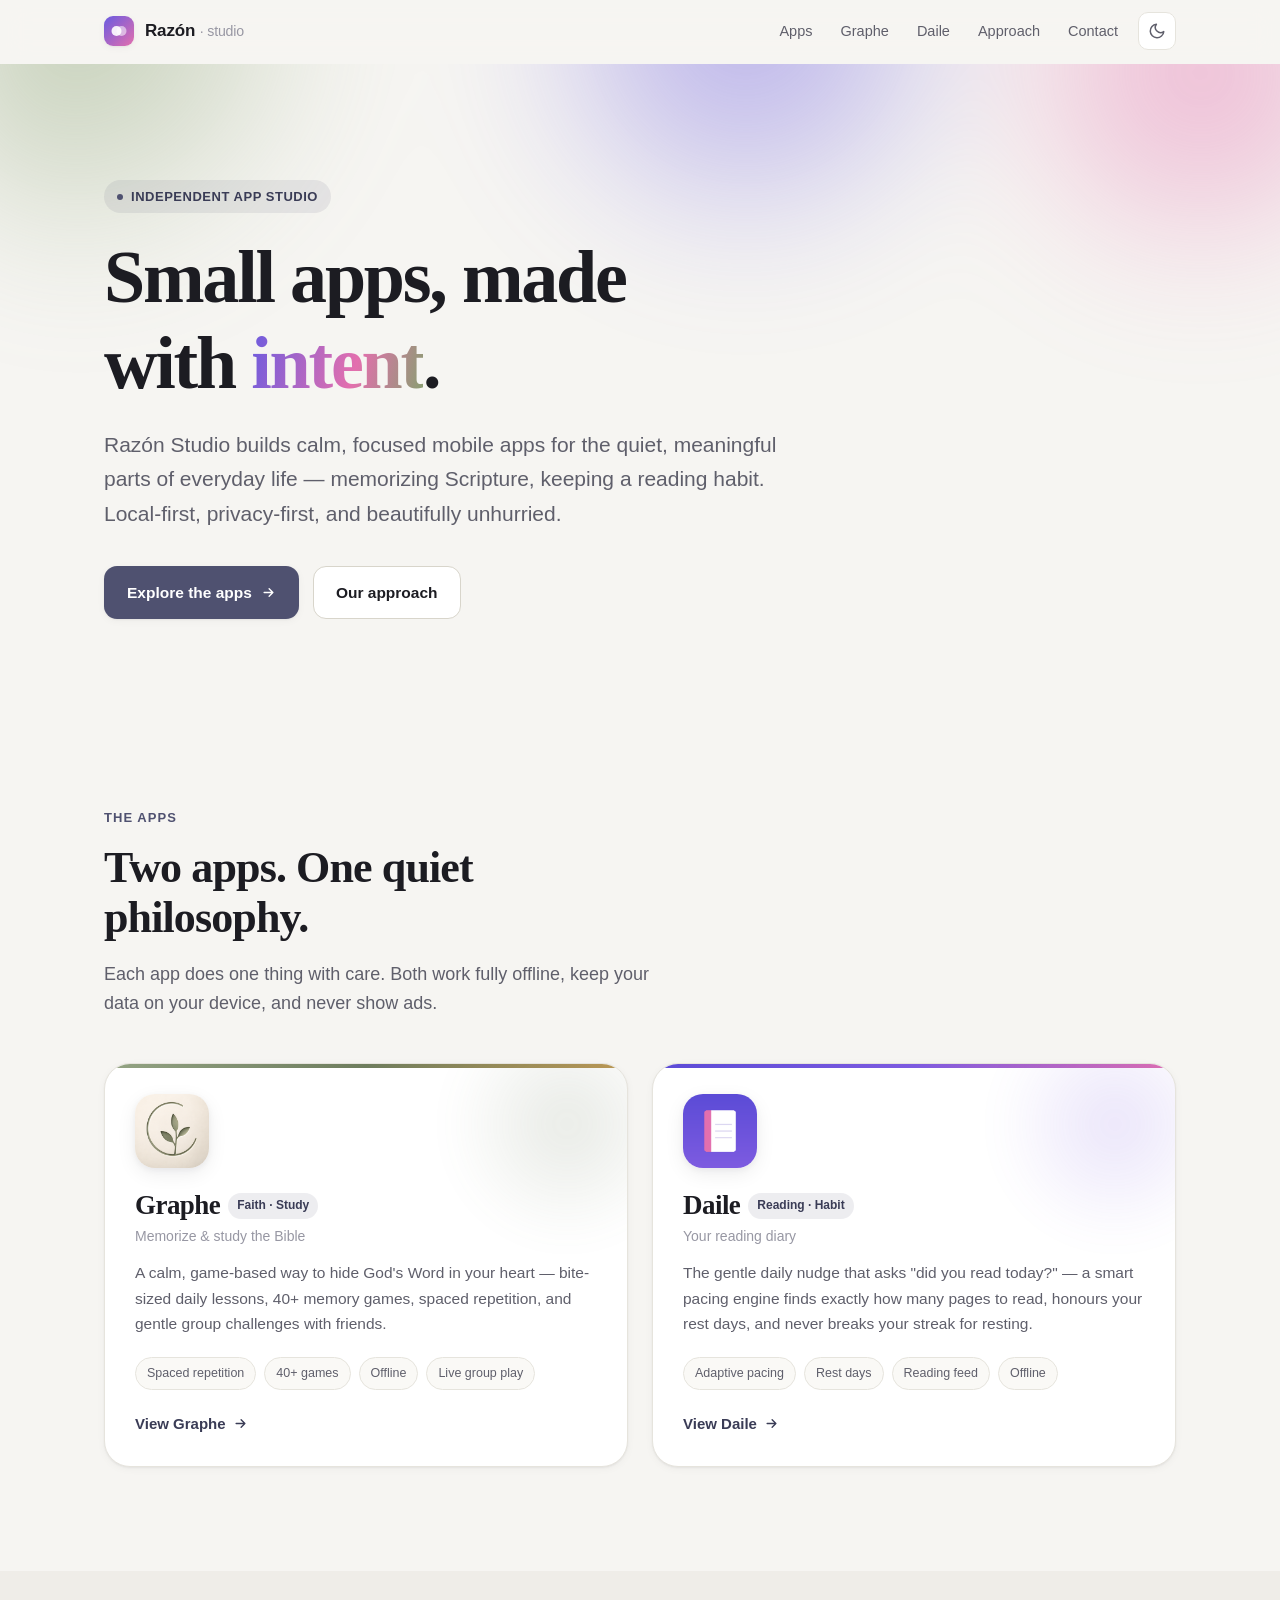
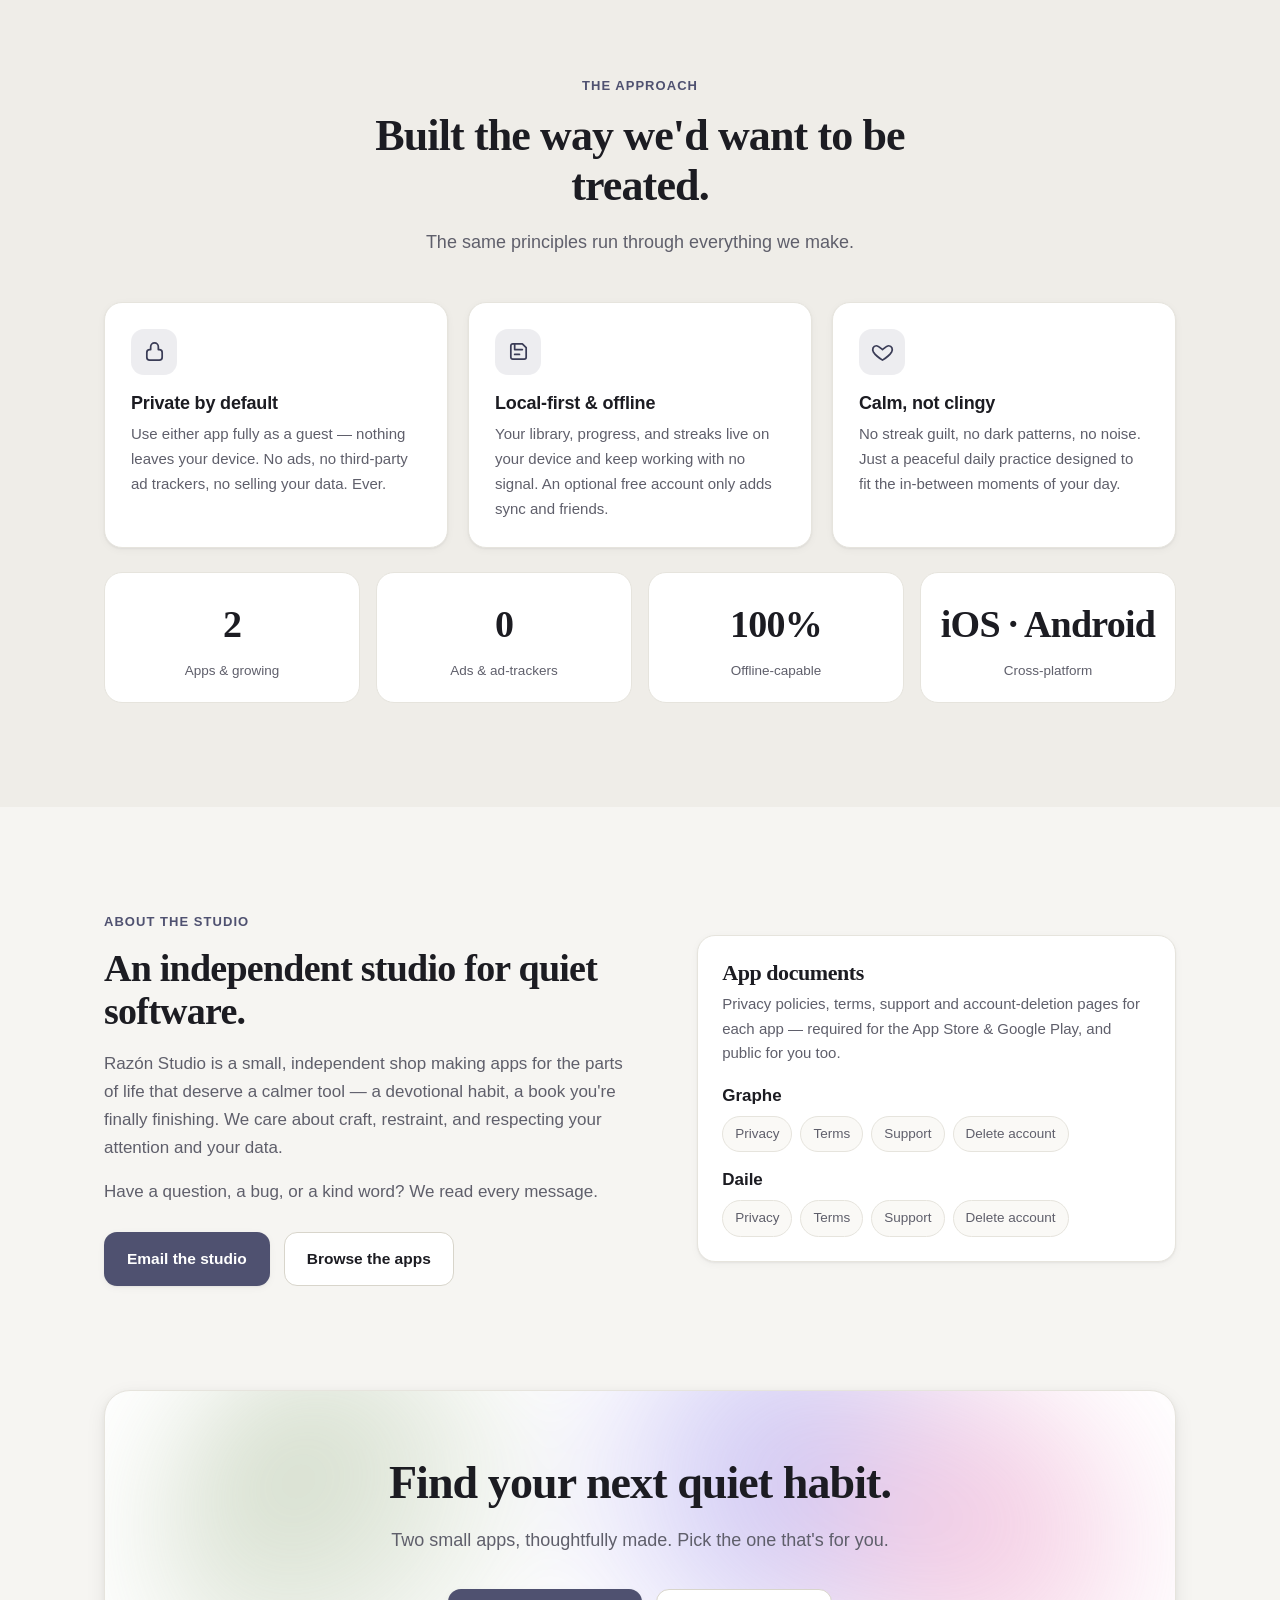
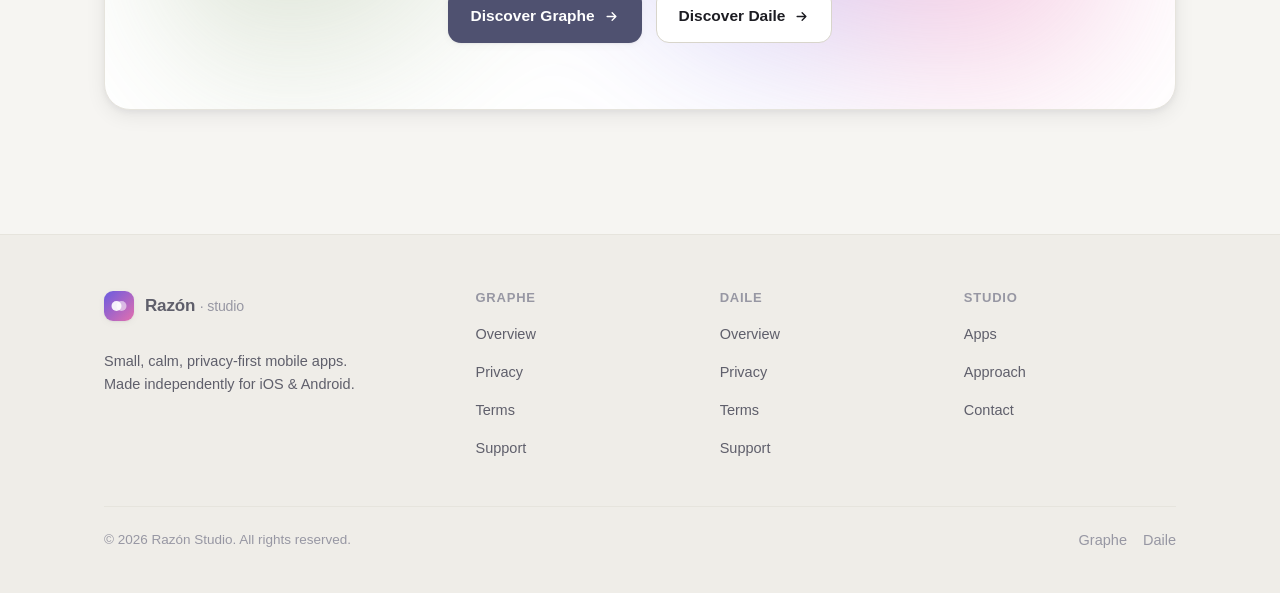
<file: index.html>
<!DOCTYPE html>
<html lang="en">
<head>
<meta charset="utf-8" />
<meta name="viewport" content="width=device-width, initial-scale=1" />
<title>Razón Studio — Small, thoughtful apps</title>
<meta name="description" content="An independent studio building small, calm, privacy-first mobile apps. Home to Graphe, a Bible-memory app, and Daile, a reading diary." />
<meta name="theme-color" content="#f6f5f2" media="(prefers-color-scheme: light)" />
<meta name="theme-color" content="#0e0f13" media="(prefers-color-scheme: dark)" />
<link rel="icon" href="assets/favicon.png" type="image/png" />
<link rel="apple-touch-icon" href="assets/favicon.png" />
<link rel="stylesheet" href="styles.css" />
<meta property="og:title" content="Razón Studio — Small, thoughtful apps" />
<meta property="og:description" content="Independent, privacy-first mobile apps. Home to Graphe and Daile." />
<meta property="og:type" content="website" />
<meta property="og:url" content="https://graphe.app/" />
</head>
<body>

<header class="nav">
  <div class="wrap">
    <a class="brand" href="/" aria-label="Razón Studio — home">
      <span class="logo" aria-hidden="true">
        <svg viewBox="0 0 32 32" width="20" height="20" fill="none"><circle cx="12" cy="16" r="8" fill="#fff" opacity="0.9"/><circle cx="20" cy="16" r="8" fill="#fff" opacity="0.55"/></svg>
      </span>
      <span class="wordmark">Razón <small>· studio</small></span>
    </a>
    <div class="nav-right">
      <nav class="nav-links" id="nav-links">
        <a href="#apps">Apps</a>
        <a href="graphe/">Graphe</a>
        <a href="daile/">Daile</a>
        <a href="#values">Approach</a>
        <a href="#contact">Contact</a>
      </nav>
      <button class="icon-btn" data-theme-toggle aria-label="Toggle light or dark theme">
        <svg width="20" height="20" class="moon" viewBox="0 0 24 24" fill="none" stroke="currentColor" stroke-width="2" stroke-linecap="round" stroke-linejoin="round"><path d="M21 12.79A9 9 0 1 1 11.21 3 7 7 0 0 0 21 12.79z"/></svg>
        <svg width="20" height="20" class="sun" viewBox="0 0 24 24" fill="none" stroke="currentColor" stroke-width="2" stroke-linecap="round" stroke-linejoin="round"><circle cx="12" cy="12" r="4"/><path d="M12 2v2M12 20v2M4.9 4.9l1.4 1.4M17.7 17.7l1.4 1.4M2 12h2M20 12h2M4.9 19.1l1.4-1.4M17.7 6.3l1.4-1.4"/></svg>
      </button>
      <button class="icon-btn nav-toggle" aria-label="Open menu" aria-expanded="false" aria-controls="nav-links">
        <svg width="20" height="20" viewBox="0 0 24 24" fill="none" stroke="currentColor" stroke-width="2" stroke-linecap="round"><path d="M3 6h18M3 12h18M3 18h18"/></svg>
      </button>
    </div>
  </div>
</header>

<main>
  <!-- Hero -->
  <section class="hero">
    <div class="aurora" aria-hidden="true"><span class="b1"></span><span class="b2"></span><span class="b3"></span></div>
    <div class="wrap">
      <span class="eyebrow reveal"><span class="dot"></span> Independent app studio</span>
      <h1 class="reveal d1">Small apps, made<br /> with <span class="grad-text">intent</span>.</h1>
      <p class="lead reveal d2">Razón Studio builds calm, focused mobile apps for the quiet, meaningful parts of everyday life — memorizing Scripture, keeping a reading habit. Local-first, privacy-first, and beautifully unhurried.</p>
      <div class="hero-actions reveal d3">
        <a class="btn btn-primary btn-arrow" href="#apps">Explore the apps <svg width="20" height="20" viewBox="0 0 24 24" fill="none" stroke="currentColor" stroke-width="2.2" stroke-linecap="round" stroke-linejoin="round"><path d="M5 12h14M13 6l6 6-6 6"/></svg></a>
        <a class="btn btn-ghost" href="#values">Our approach</a>
      </div>
    </div>
  </section>

  <!-- Apps -->
  <section class="section" id="apps">
    <div class="wrap">
      <div class="section-head reveal">
        <div class="kicker">The apps</div>
        <h2>Two apps. One quiet philosophy.</h2>
        <p>Each app does one thing with care. Both work fully offline, keep your data on your device, and never show ads.</p>
      </div>

      <div class="app-grid">
        <!-- Graphe -->
        <a class="app-card reveal d1" href="graphe/" style="--c1:#94a484;--c2:#6e7d5e;--c3:#c19a54;">
          <span class="glow" aria-hidden="true"></span>
          <img class="app-icon" src="assets/graphe-icon-256.png" alt="Graphe app icon" width="74" height="74" loading="lazy" />
          <div class="app-head"><h3>Graphe</h3><span class="tag">Faith · Study</span></div>
          <p class="role">Memorize &amp; study the Bible</p>
          <p class="desc">A calm, game-based way to hide God's Word in your heart — bite-sized daily lessons, 40+ memory games, spaced repetition, and gentle group challenges with friends.</p>
          <div class="meta">
            <span class="chip">Spaced repetition</span>
            <span class="chip">40+ games</span>
            <span class="chip">Offline</span>
            <span class="chip">Live group play</span>
          </div>
          <span class="go">View Graphe <svg width="20" height="20" viewBox="0 0 24 24" fill="none" stroke="currentColor" stroke-width="2.2" stroke-linecap="round" stroke-linejoin="round"><path d="M5 12h14M13 6l6 6-6 6"/></svg></span>
        </a>

        <!-- Daile -->
        <a class="app-card reveal d2" href="daile/" style="--c1:#5b4bd6;--c2:#7d5be0;--c3:#e36fae;">
          <span class="glow" aria-hidden="true"></span>
          <img class="app-icon" src="assets/daile-icon-256.png" alt="Daile app icon" width="74" height="74" loading="lazy" />
          <div class="app-head"><h3>Daile</h3><span class="tag">Reading · Habit</span></div>
          <p class="role">Your reading diary</p>
          <p class="desc">The gentle daily nudge that asks "did you read today?" — a smart pacing engine finds exactly how many pages to read, honours your rest days, and never breaks your streak for resting.</p>
          <div class="meta">
            <span class="chip">Adaptive pacing</span>
            <span class="chip">Rest days</span>
            <span class="chip">Reading feed</span>
            <span class="chip">Offline</span>
          </div>
          <span class="go">View Daile <svg width="20" height="20" viewBox="0 0 24 24" fill="none" stroke="currentColor" stroke-width="2.2" stroke-linecap="round" stroke-linejoin="round"><path d="M5 12h14M13 6l6 6-6 6"/></svg></span>
        </a>
      </div>
    </div>
  </section>

  <!-- Values -->
  <section class="section alt" id="values">
    <div class="wrap">
      <div class="section-head center reveal">
        <div class="kicker">The approach</div>
        <h2>Built the way we'd want to be treated.</h2>
        <p>The same principles run through everything we make.</p>
      </div>
      <div class="feature-grid">
        <div class="feature reveal d1">
          <div class="ficon"><svg width="20" height="20" viewBox="0 0 24 24" fill="none" stroke="currentColor" stroke-width="1.8" stroke-linecap="round" stroke-linejoin="round"><path d="M12 3a4 4 0 0 0-4 4v3H7a3 3 0 0 0-3 3v5a3 3 0 0 0 3 3h10a3 3 0 0 0 3-3v-5a3 3 0 0 0-3-3h-1V7a4 4 0 0 0-4-4z"/></svg></div>
          <h3>Private by default</h3>
          <p>Use either app fully as a guest — nothing leaves your device. No ads, no third-party ad trackers, no selling your data. Ever.</p>
        </div>
        <div class="feature reveal d2">
          <div class="ficon"><svg width="20" height="20" viewBox="0 0 24 24" fill="none" stroke="currentColor" stroke-width="1.8" stroke-linecap="round" stroke-linejoin="round"><path d="M4 6a2 2 0 0 1 2-2h10l4 4v10a2 2 0 0 1-2 2H6a2 2 0 0 1-2-2z"/><path d="M8 4v6h8"/><path d="M8 15h5"/></svg></div>
          <h3>Local-first &amp; offline</h3>
          <p>Your library, progress, and streaks live on your device and keep working with no signal. An optional free account only adds sync and friends.</p>
        </div>
        <div class="feature reveal d3">
          <div class="ficon"><svg width="20" height="20" viewBox="0 0 24 24" fill="none" stroke="currentColor" stroke-width="1.8" stroke-linecap="round" stroke-linejoin="round"><path d="M12 21s-7-4.35-9.5-8.5C.9 9.7 2.2 6 5.5 6 7.6 6 9 7.5 12 10c3-2.5 4.4-4 6.5-4 3.3 0 4.6 3.7 3 6.5C19 16.65 12 21 12 21z"/></svg></div>
          <h3>Calm, not clingy</h3>
          <p>No streak guilt, no dark patterns, no noise. Just a peaceful daily practice designed to fit the in-between moments of your day.</p>
        </div>
      </div>

      <div class="stats reveal d2" style="margin-top:24px;">
        <div class="stat"><div class="n">2</div><div class="l">Apps &amp; growing</div></div>
        <div class="stat"><div class="n">0</div><div class="l">Ads &amp; ad-trackers</div></div>
        <div class="stat"><div class="n">100%</div><div class="l">Offline-capable</div></div>
        <div class="stat"><div class="n">iOS · Android</div><div class="l">Cross-platform</div></div>
      </div>
    </div>
  </section>

  <!-- About / contact -->
  <section class="section" id="contact">
    <div class="wrap">
      <div class="split">
        <div class="prose-block reveal">
          <div class="kicker" style="font-size:13px;font-weight:700;letter-spacing:.08em;text-transform:uppercase;color:var(--accent);margin-bottom:14px;">About the studio</div>
          <h2>An independent studio for quiet software.</h2>
          <p>Razón Studio is a small, independent shop making apps for the parts of life that deserve a calmer tool — a devotional habit, a book you're finally finishing. We care about craft, restraint, and respecting your attention and your data.</p>
          <p>Have a question, a bug, or a kind word? We read every message.</p>
          <div class="hero-actions" style="margin-top:26px;">
            <a class="btn btn-primary" href="mailto:razondeltodo@gmail.com">Email the studio</a>
            <a class="btn btn-ghost" href="#apps">Browse the apps</a>
          </div>
        </div>
        <div class="split-media reveal d2">
          <div class="card">
            <h3 style="font-family:var(--font-serif);font-weight:600;font-size:22px;margin-bottom:6px;">App documents</h3>
            <p style="color:var(--ink-muted);font-size:15px;margin:0 0 16px;">Privacy policies, terms, support and account-deletion pages for each app — required for the App Store &amp; Google Play, and public for you too.</p>
            <div style="display:grid;gap:14px;">
              <div>
                <div style="font-weight:650;margin-bottom:6px;">Graphe</div>
                <div class="toc" style="margin:0;"><a href="privacy/">Privacy</a><a href="terms/">Terms</a><a href="support/">Support</a><a href="delete-account/">Delete account</a></div>
              </div>
              <div>
                <div style="font-weight:650;margin-bottom:6px;">Daile</div>
                <div class="toc" style="margin:0;"><a href="daile/privacy/">Privacy</a><a href="daile/terms/">Terms</a><a href="daile/support/">Support</a><a href="daile/delete-account/">Delete account</a></div>
              </div>
            </div>
          </div>
        </div>
      </div>
    </div>
  </section>

  <!-- CTA -->
  <section class="section" style="padding-top:0;">
    <div class="wrap">
      <div class="cta-band reveal">
        <div class="aurora" aria-hidden="true"><span class="b1"></span><span class="b2"></span><span class="b3"></span></div>
        <h2>Find your next quiet habit.</h2>
        <p>Two small apps, thoughtfully made. Pick the one that's for you.</p>
        <div class="hero-actions">
          <a class="btn btn-primary btn-arrow" href="graphe/">Discover Graphe <svg width="20" height="20" viewBox="0 0 24 24" fill="none" stroke="currentColor" stroke-width="2.2" stroke-linecap="round" stroke-linejoin="round"><path d="M5 12h14M13 6l6 6-6 6"/></svg></a>
          <a class="btn btn-ghost btn-arrow" href="daile/">Discover Daile <svg width="20" height="20" viewBox="0 0 24 24" fill="none" stroke="currentColor" stroke-width="2.2" stroke-linecap="round" stroke-linejoin="round"><path d="M5 12h14M13 6l6 6-6 6"/></svg></a>
        </div>
      </div>
    </div>
  </section>
</main>

<footer class="footer">
  <div class="wrap">
    <div class="footer-grid">
      <div>
        <a class="brand" href="/" aria-label="Razón Studio — home">
          <span class="logo" aria-hidden="true"><svg viewBox="0 0 32 32" width="20" height="20" fill="none"><circle cx="12" cy="16" r="8" fill="#fff" opacity="0.9"/><circle cx="20" cy="16" r="8" fill="#fff" opacity="0.55"/></svg></span>
          <span class="wordmark">Razón <small>· studio</small></span>
        </a>
        <p class="about">Small, calm, privacy-first mobile apps. Made independently for iOS &amp; Android.</p>
      </div>
      <div>
        <h4>Graphe</h4>
        <ul>
          <li><a href="graphe/">Overview</a></li>
          <li><a href="privacy/">Privacy</a></li>
          <li><a href="terms/">Terms</a></li>
          <li><a href="support/">Support</a></li>
        </ul>
      </div>
      <div>
        <h4>Daile</h4>
        <ul>
          <li><a href="daile/">Overview</a></li>
          <li><a href="daile/privacy/">Privacy</a></li>
          <li><a href="daile/terms/">Terms</a></li>
          <li><a href="daile/support/">Support</a></li>
        </ul>
      </div>
      <div>
        <h4>Studio</h4>
        <ul>
          <li><a href="#apps">Apps</a></li>
          <li><a href="#values">Approach</a></li>
          <li><a href="mailto:razondeltodo@gmail.com">Contact</a></li>
        </ul>
      </div>
    </div>
    <div class="footer-bottom">
      <span>© <span data-year>2026</span> Razón Studio. All rights reserved.</span>
      <span class="apps-mini"><a href="graphe/">Graphe</a><a href="daile/">Daile</a></span>
    </div>
  </div>
</footer>

<script src="site.js"></script>
</body>
</html>
</file>
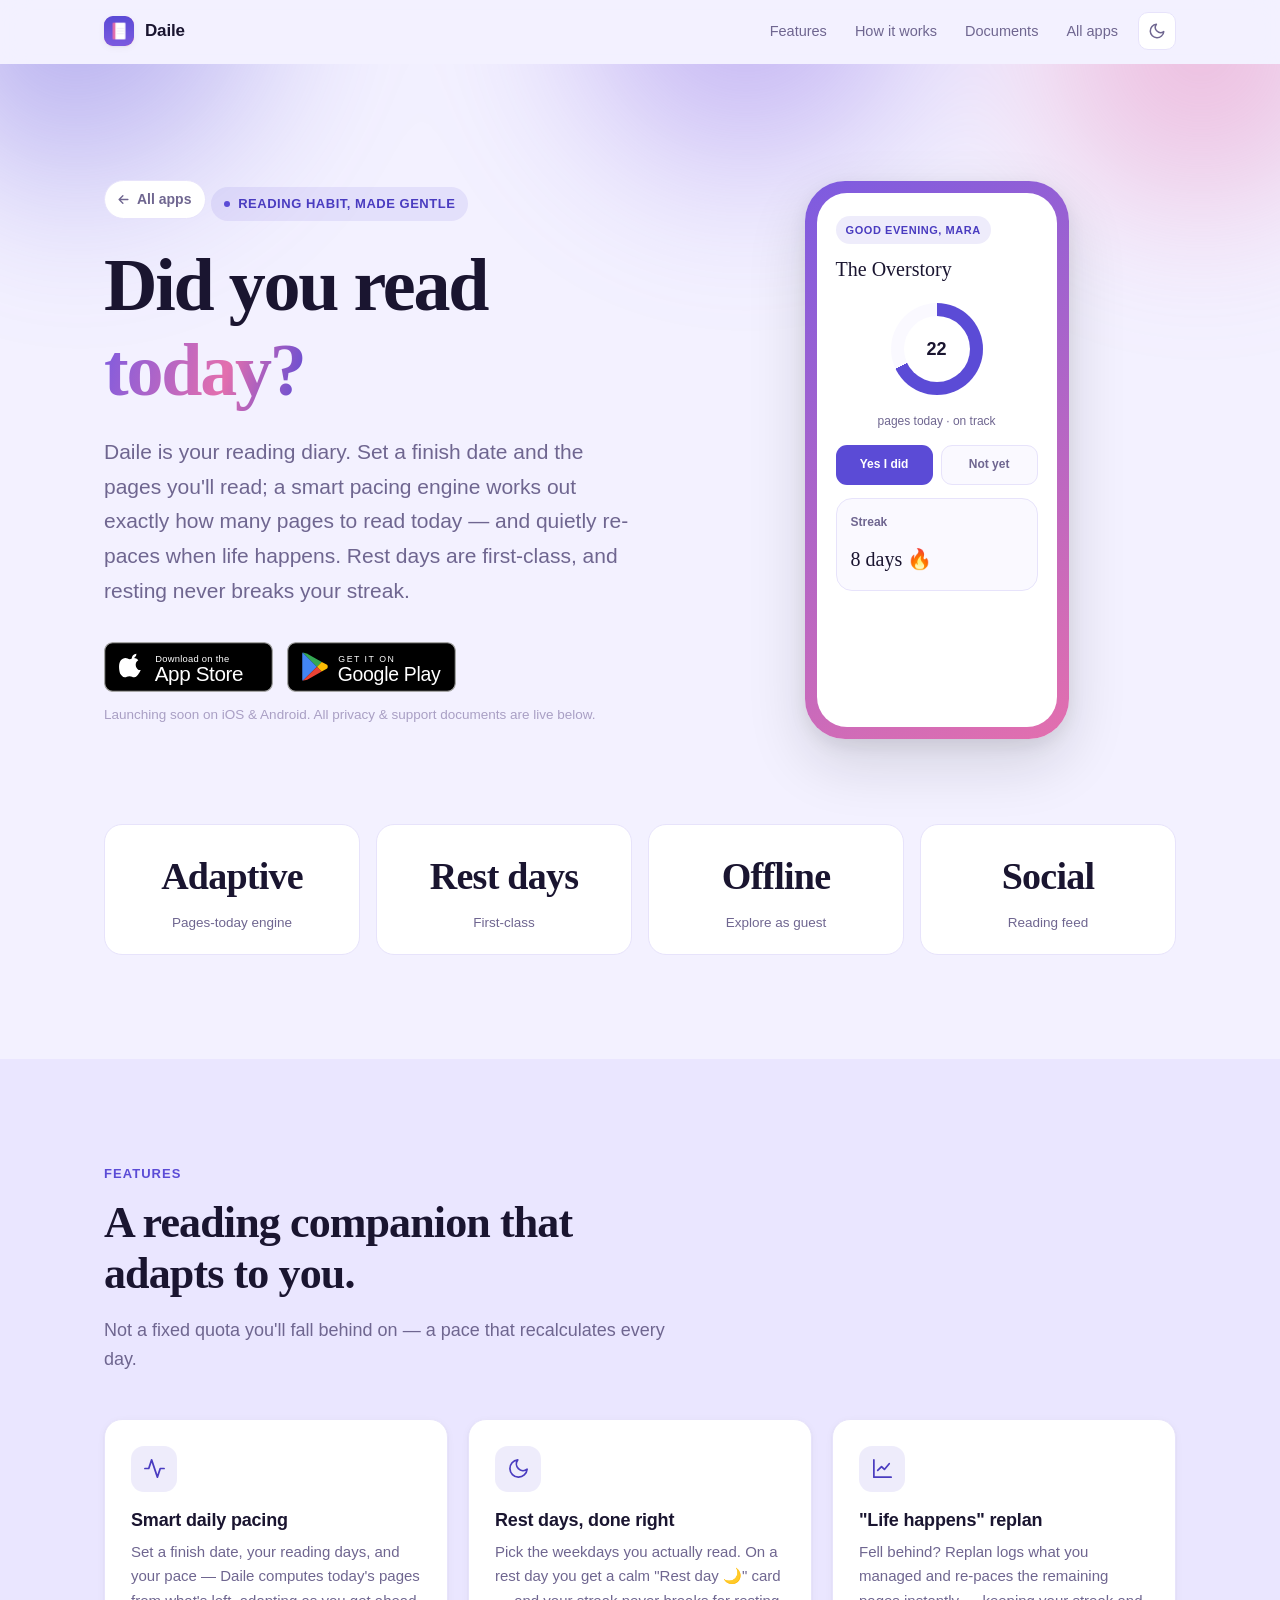
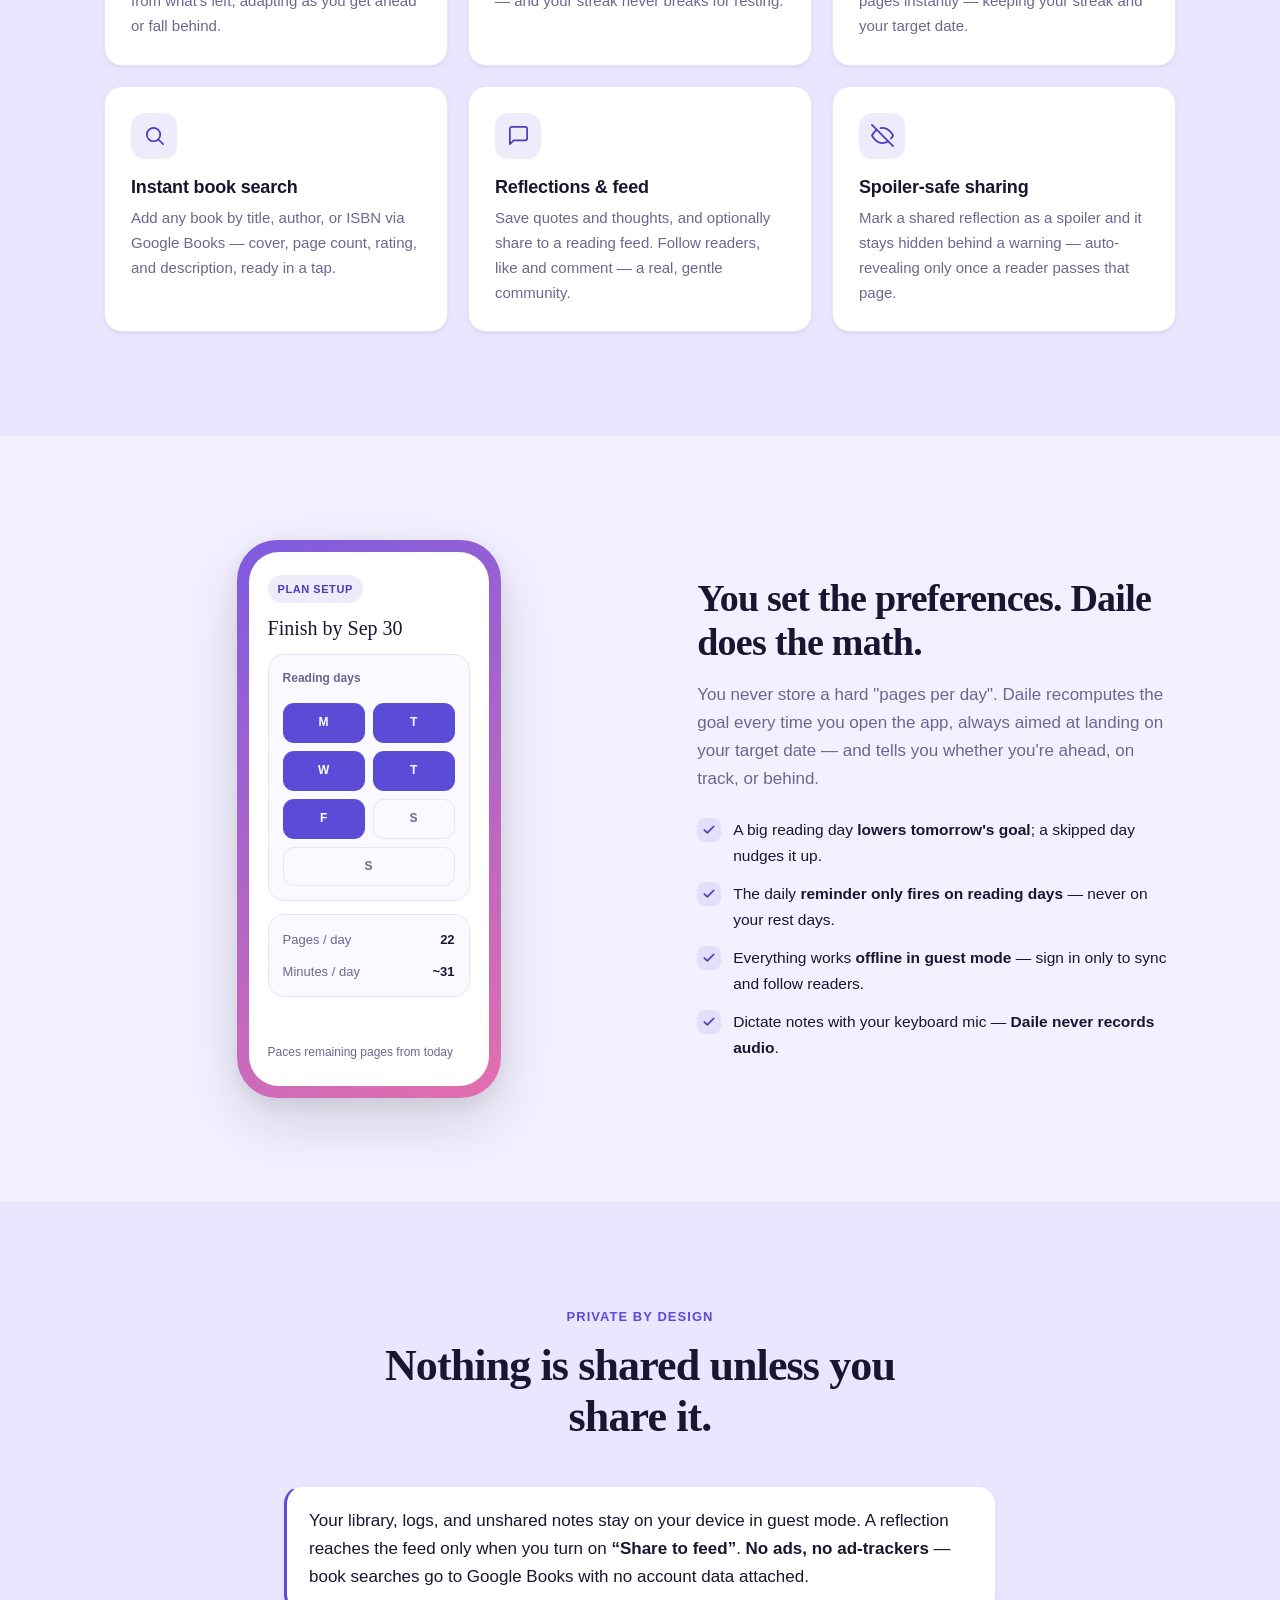
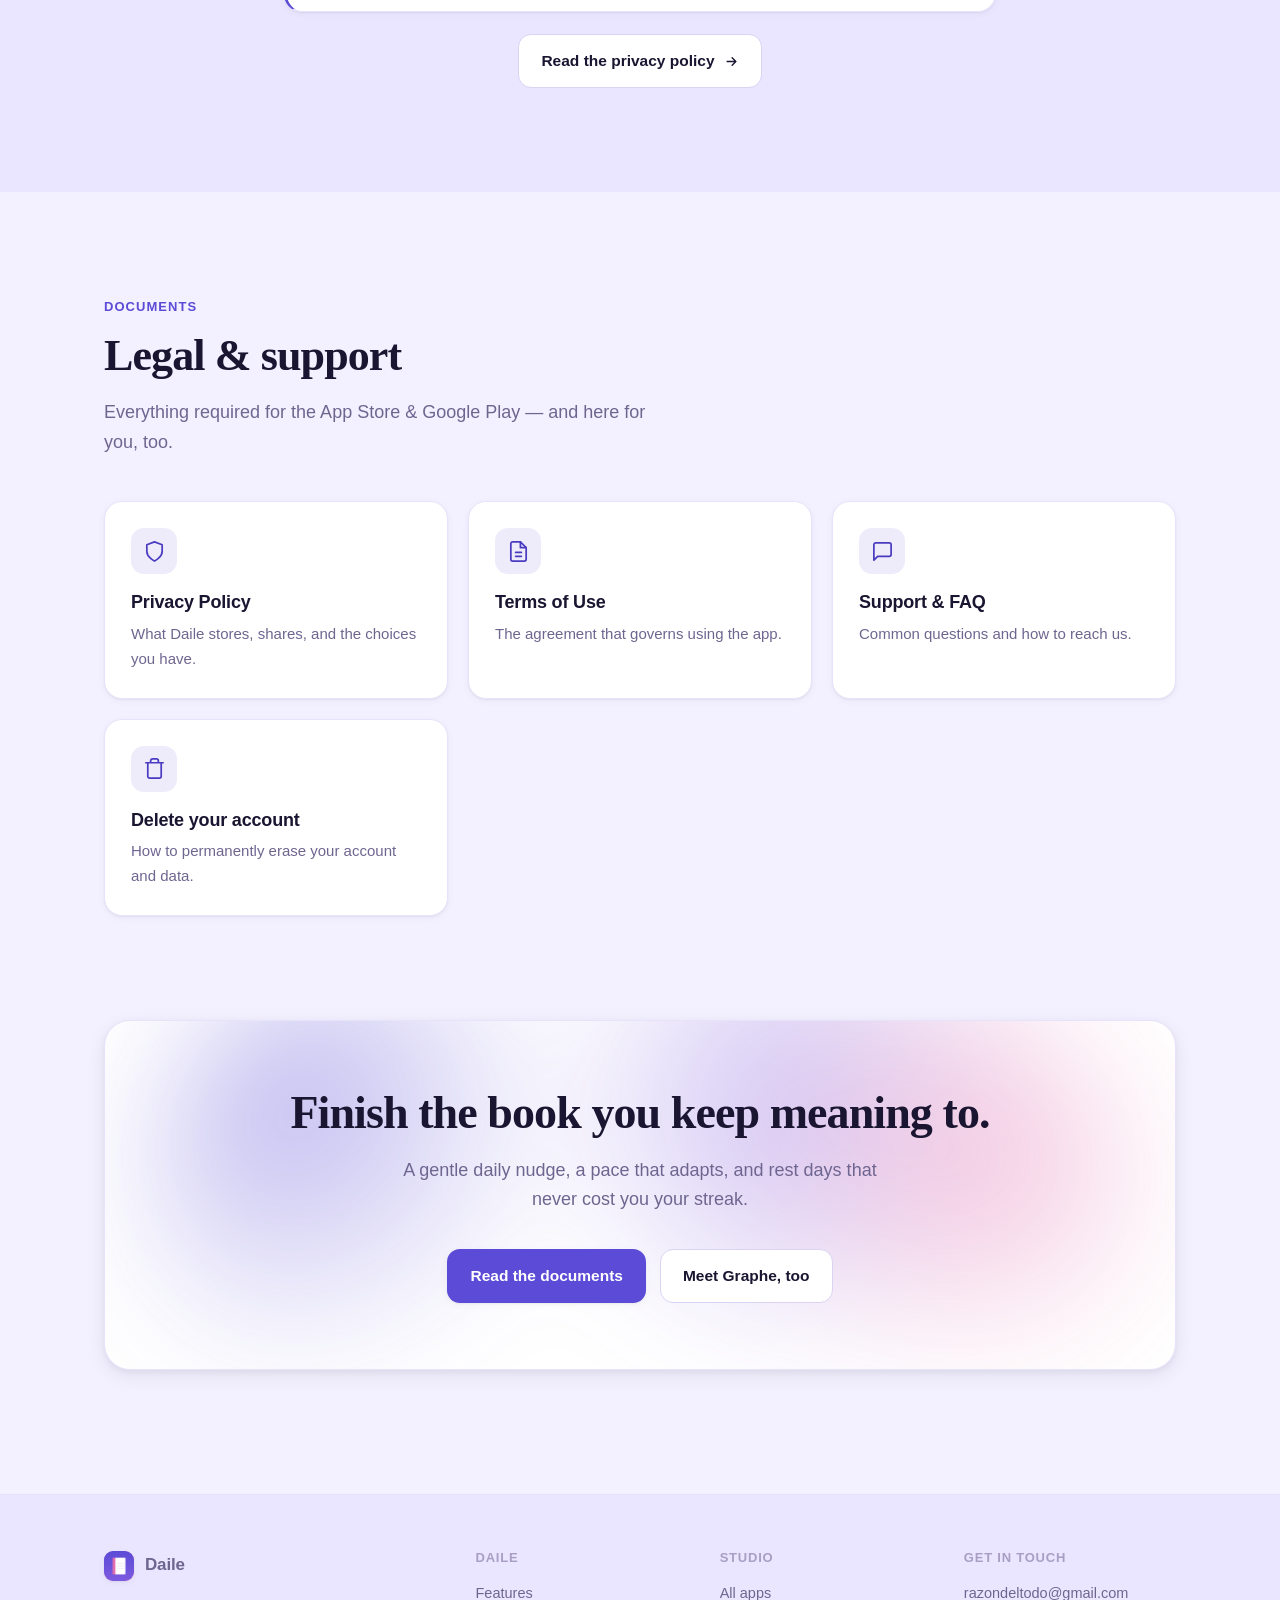
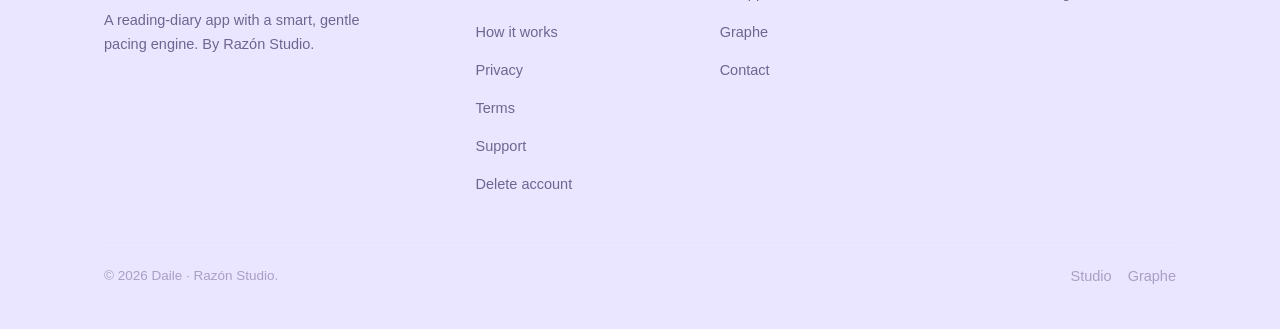
<file: daile/index.html>
<!DOCTYPE html>
<html lang="en" data-app="daile">
<head>
<meta charset="utf-8" />
<meta name="viewport" content="width=device-width, initial-scale=1" />
<title>Daile — Your reading diary</title>
<meta name="description" content="Daile is a reading-diary app with a smart pacing engine that finds exactly how many pages to read today, honours your rest days, and keeps a gentle daily reading habit." />
<meta name="theme-color" content="#f3f1ff" media="(prefers-color-scheme: light)" />
<meta name="theme-color" content="#100e1c" media="(prefers-color-scheme: dark)" />
<link rel="icon" href="../assets/favicon.png" type="image/png" />
<link rel="apple-touch-icon" href="../assets/daile-icon-256.png" />
<link rel="stylesheet" href="../styles.css" />
<meta property="og:title" content="Daile — Your reading diary" />
<meta property="og:description" content="The gentle daily nudge that asks: did you read today?" />
<meta property="og:type" content="website" />
<meta property="og:url" content="https://graphe.app/daile/" />
</head>
<body>

<header class="nav">
  <div class="wrap">
    <a class="brand" href="./" aria-label="Daile — home">
      <span class="logo" aria-hidden="true"><img src="../assets/daile-icon-256.png" alt="" width="30" height="30" /></span>
      <span class="wordmark">Daile</span>
    </a>
    <div class="nav-right">
      <nav class="nav-links" id="nav-links">
        <a href="#features">Features</a>
        <a href="#how">How it works</a>
        <a href="#docs">Documents</a>
        <a href="../">All apps</a>
      </nav>
      <button class="icon-btn" data-theme-toggle aria-label="Toggle light or dark theme">
        <svg width="20" height="20" class="moon" viewBox="0 0 24 24" fill="none" stroke="currentColor" stroke-width="2" stroke-linecap="round" stroke-linejoin="round"><path d="M21 12.79A9 9 0 1 1 11.21 3 7 7 0 0 0 21 12.79z"/></svg>
        <svg width="20" height="20" class="sun" viewBox="0 0 24 24" fill="none" stroke="currentColor" stroke-width="2" stroke-linecap="round" stroke-linejoin="round"><circle cx="12" cy="12" r="4"/><path d="M12 2v2M12 20v2M4.9 4.9l1.4 1.4M17.7 17.7l1.4 1.4M2 12h2M20 12h2M4.9 19.1l1.4-1.4M17.7 6.3l1.4-1.4"/></svg>
      </button>
      <button class="icon-btn nav-toggle" aria-label="Open menu" aria-expanded="false" aria-controls="nav-links">
        <svg width="20" height="20" viewBox="0 0 24 24" fill="none" stroke="currentColor" stroke-width="2" stroke-linecap="round"><path d="M3 6h18M3 12h18M3 18h18"/></svg>
      </button>
    </div>
  </div>
</header>

<main>
  <!-- Hero -->
  <section class="hero">
    <div class="aurora" aria-hidden="true"><span class="b1"></span><span class="b2"></span><span class="b3"></span></div>
    <div class="wrap">
      <div class="split">
        <div>
          <a class="back-link reveal" href="../"><svg width="15" height="15" viewBox="0 0 24 24" fill="none" stroke="currentColor" stroke-width="2.2" stroke-linecap="round" stroke-linejoin="round"><path d="M19 12H5M11 18l-6-6 6-6"/></svg> All apps</a>
          <span class="eyebrow reveal"><span class="dot"></span> Reading habit, made gentle</span>
          <h1 class="reveal d1">Did you read <span class="grad-text">today?</span></h1>
          <p class="lead reveal d2">Daile is your reading diary. Set a finish date and the pages you'll read; a smart pacing engine works out exactly how many pages to read today — and quietly re-paces when life happens. Rest days are first-class, and resting never breaks your streak.</p>
          <div class="hero-actions reveal d3">
            <a class="app-badge" href="#docs" aria-label="Coming soon — Download on the App Store">
              <img src="../assets/badge-appstore.svg" alt="Download on the App Store" width="135" height="40" />
            </a>
            <a class="app-badge" href="#docs" aria-label="Coming soon — Get it on Google Play">
              <img src="../assets/badge-googleplay.svg" alt="Get it on Google Play" width="135" height="40" />
            </a>
          </div>
          <p class="store-note reveal d3">Launching soon on iOS &amp; Android. All privacy &amp; support documents are live below.</p>
        </div>
        <div class="split-media reveal d2">
          <div class="phone" aria-hidden="true">
            <div class="screen"><div class="pscreen-pad">
              <span class="mock-badge">Good evening, Mara</span>
              <div class="mock-serif" style="font-size:20px;">The Overstory</div>
              <div class="mock-ring" style="--p:68%;"><b>22</b></div>
              <div style="text-align:center;font-size:12px;color:var(--ink-muted);margin-top:-4px;">pages today · on track</div>
              <div class="mock-pills"><span class="mock-pill on">Yes I did</span><span class="mock-pill">Not yet</span></div>
              <div class="mock-card">
                <div style="font-size:12px;color:var(--ink-muted);font-weight:600;">Streak</div>
                <div style="font-family:var(--font-serif);font-size:20px;">8 days 🔥</div>
              </div>
            </div></div>
          </div>
        </div>
      </div>
    </div>
  </section>

  <!-- Stats -->
  <section class="section" style="padding-top:0;">
    <div class="wrap">
      <div class="stats reveal">
        <div class="stat"><div class="n">Adaptive</div><div class="l">Pages-today engine</div></div>
        <div class="stat"><div class="n">Rest days</div><div class="l">First-class</div></div>
        <div class="stat"><div class="n">Offline</div><div class="l">Explore as guest</div></div>
        <div class="stat"><div class="n">Social</div><div class="l">Reading feed</div></div>
      </div>
    </div>
  </section>

  <!-- Features -->
  <section class="section alt" id="features">
    <div class="wrap">
      <div class="section-head reveal">
        <div class="kicker">Features</div>
        <h2>A reading companion that adapts to you.</h2>
        <p>Not a fixed quota you'll fall behind on — a pace that recalculates every day.</p>
      </div>
      <div class="feature-grid">
        <div class="feature reveal d1">
          <div class="ficon"><svg width="20" height="20" viewBox="0 0 24 24" fill="none" stroke="currentColor" stroke-width="1.8" stroke-linecap="round" stroke-linejoin="round"><path d="M22 12h-4l-3 9L9 3l-3 9H2"/></svg></div>
          <h3>Smart daily pacing</h3>
          <p>Set a finish date, your reading days, and your pace — Daile computes today's pages from what's left, adapting as you get ahead or fall behind.</p>
        </div>
        <div class="feature reveal d2">
          <div class="ficon"><svg width="20" height="20" viewBox="0 0 24 24" fill="none" stroke="currentColor" stroke-width="1.8" stroke-linecap="round" stroke-linejoin="round"><path d="M21 12.79A9 9 0 1 1 11.21 3 7 7 0 0 0 21 12.79z"/></svg></div>
          <h3>Rest days, done right</h3>
          <p>Pick the weekdays you actually read. On a rest day you get a calm "Rest day 🌙" card — and your streak never breaks for resting.</p>
        </div>
        <div class="feature reveal d3">
          <div class="ficon"><svg width="20" height="20" viewBox="0 0 24 24" fill="none" stroke="currentColor" stroke-width="1.8" stroke-linecap="round" stroke-linejoin="round"><path d="M3 3v18h18"/><path d="M7 14l4-4 3 3 5-6"/></svg></div>
          <h3>"Life happens" replan</h3>
          <p>Fell behind? Replan logs what you managed and re-paces the remaining pages instantly — keeping your streak and your target date.</p>
        </div>
        <div class="feature reveal d1">
          <div class="ficon"><svg width="20" height="20" viewBox="0 0 24 24" fill="none" stroke="currentColor" stroke-width="1.8" stroke-linecap="round" stroke-linejoin="round"><circle cx="11" cy="11" r="7"/><path d="M21 21l-4.3-4.3"/></svg></div>
          <h3>Instant book search</h3>
          <p>Add any book by title, author, or ISBN via Google Books — cover, page count, rating, and description, ready in a tap.</p>
        </div>
        <div class="feature reveal d2">
          <div class="ficon"><svg width="20" height="20" viewBox="0 0 24 24" fill="none" stroke="currentColor" stroke-width="1.8" stroke-linecap="round" stroke-linejoin="round"><path d="M21 15a2 2 0 0 1-2 2H7l-4 4V5a2 2 0 0 1 2-2h14a2 2 0 0 1 2 2z"/></svg></div>
          <h3>Reflections &amp; feed</h3>
          <p>Save quotes and thoughts, and optionally share to a reading feed. Follow readers, like and comment — a real, gentle community.</p>
        </div>
        <div class="feature reveal d3">
          <div class="ficon"><svg width="20" height="20" viewBox="0 0 24 24" fill="none" stroke="currentColor" stroke-width="1.8" stroke-linecap="round" stroke-linejoin="round"><path d="M17.94 17.94A10 10 0 0 1 12 20c-7 0-11-8-11-8a18 18 0 0 1 5.06-5.94M9.9 4.24A9 9 0 0 1 12 4c7 0 11 8 11 8a18 18 0 0 1-2.16 3.19"/><path d="M1 1l22 22"/></svg></div>
          <h3>Spoiler-safe sharing</h3>
          <p>Mark a shared reflection as a spoiler and it stays hidden behind a warning — auto-revealing only once a reader passes that page.</p>
        </div>
      </div>
    </div>
  </section>

  <!-- How it works -->
  <section class="section" id="how">
    <div class="wrap">
      <div class="split rev">
        <div class="split-media reveal">
          <div class="phone" aria-hidden="true">
            <div class="screen"><div class="pscreen-pad">
              <span class="mock-badge">Plan setup</span>
              <div class="mock-serif" style="font-size:20px;">Finish by Sep 30</div>
              <div class="mock-card">
                <div style="font-size:12px;color:var(--ink-muted);font-weight:600;">Reading days</div>
                <div class="mock-pills" style="margin-top:4px;"><span class="mock-pill on">M</span><span class="mock-pill on">T</span><span class="mock-pill on">W</span><span class="mock-pill on">T</span><span class="mock-pill on">F</span><span class="mock-pill">S</span><span class="mock-pill">S</span></div>
              </div>
              <div class="mock-card">
                <div style="display:flex;justify-content:space-between;font-size:13px;"><span style="color:var(--ink-muted);">Pages / day</span><b>22</b></div>
                <div style="display:flex;justify-content:space-between;font-size:13px;"><span style="color:var(--ink-muted);">Minutes / day</span><b>~31</b></div>
              </div>
              <div style="margin-top:auto;font-size:12px;color:var(--ink-muted);">Paces remaining pages from today</div>
            </div></div>
          </div>
        </div>
        <div class="prose-block reveal d1">
          <h2>You set the preferences. Daile does the math.</h2>
          <p>You never store a hard "pages per day". Daile recomputes the goal every time you open the app, always aimed at landing on your target date — and tells you whether you're ahead, on track, or behind.</p>
          <ul class="check-list">
            <li><span class="ck"><svg width="20" height="20" viewBox="0 0 24 24" fill="none" stroke="currentColor" stroke-width="3" stroke-linecap="round" stroke-linejoin="round"><path d="M20 6L9 17l-5-5"/></svg></span><span>A big reading day <b>lowers tomorrow's goal</b>; a skipped day nudges it up.</span></li>
            <li><span class="ck"><svg width="20" height="20" viewBox="0 0 24 24" fill="none" stroke="currentColor" stroke-width="3" stroke-linecap="round" stroke-linejoin="round"><path d="M20 6L9 17l-5-5"/></svg></span><span>The daily <b>reminder only fires on reading days</b> — never on your rest days.</span></li>
            <li><span class="ck"><svg width="20" height="20" viewBox="0 0 24 24" fill="none" stroke="currentColor" stroke-width="3" stroke-linecap="round" stroke-linejoin="round"><path d="M20 6L9 17l-5-5"/></svg></span><span>Everything works <b>offline in guest mode</b> — sign in only to sync and follow readers.</span></li>
            <li><span class="ck"><svg width="20" height="20" viewBox="0 0 24 24" fill="none" stroke="currentColor" stroke-width="3" stroke-linecap="round" stroke-linejoin="round"><path d="M20 6L9 17l-5-5"/></svg></span><span>Dictate notes with your keyboard mic — <b>Daile never records audio</b>.</span></li>
          </ul>
        </div>
      </div>
    </div>
  </section>

  <!-- Privacy strip -->
  <section class="section alt">
    <div class="wrap narrow">
      <div class="section-head center reveal">
        <div class="kicker">Private by design</div>
        <h2>Nothing is shared unless you share it.</h2>
      </div>
      <div class="callout reveal d1">
        <p>Your library, logs, and unshared notes stay on your device in guest mode. A reflection reaches the feed only when you turn on <strong>“Share to feed”</strong>. <strong>No ads, no ad-trackers</strong> — book searches go to Google Books with no account data attached.</p>
      </div>
      <div style="text-align:center;margin-top:20px;" class="reveal d2">
        <a class="btn btn-ghost btn-arrow" href="privacy/">Read the privacy policy <svg width="20" height="20" viewBox="0 0 24 24" fill="none" stroke="currentColor" stroke-width="2.2" stroke-linecap="round" stroke-linejoin="round"><path d="M5 12h14M13 6l6 6-6 6"/></svg></a>
      </div>
    </div>
  </section>

  <!-- Documents -->
  <section class="section" id="docs">
    <div class="wrap">
      <div class="section-head reveal">
        <div class="kicker">Documents</div>
        <h2>Legal &amp; support</h2>
        <p>Everything required for the App Store &amp; Google Play — and here for you, too.</p>
      </div>
      <div class="feature-grid">
        <a class="feature reveal d1" href="privacy/" style="text-decoration:none;color:inherit;">
          <div class="ficon"><svg width="20" height="20" viewBox="0 0 24 24" fill="none" stroke="currentColor" stroke-width="1.8" stroke-linecap="round" stroke-linejoin="round"><path d="M12 22s8-4 8-10V5l-8-3-8 3v7c0 6 8 10 8 10z"/></svg></div>
          <h3>Privacy Policy</h3>
          <p>What Daile stores, shares, and the choices you have.</p>
        </a>
        <a class="feature reveal d2" href="terms/" style="text-decoration:none;color:inherit;">
          <div class="ficon"><svg width="20" height="20" viewBox="0 0 24 24" fill="none" stroke="currentColor" stroke-width="1.8" stroke-linecap="round" stroke-linejoin="round"><path d="M14 2H6a2 2 0 0 0-2 2v16a2 2 0 0 0 2 2h12a2 2 0 0 0 2-2V8z"/><path d="M14 2v6h6M9 13h6M9 17h6"/></svg></div>
          <h3>Terms of Use</h3>
          <p>The agreement that governs using the app.</p>
        </a>
        <a class="feature reveal d3" href="support/" style="text-decoration:none;color:inherit;">
          <div class="ficon"><svg width="20" height="20" viewBox="0 0 24 24" fill="none" stroke="currentColor" stroke-width="1.8" stroke-linecap="round" stroke-linejoin="round"><path d="M21 15a2 2 0 0 1-2 2H7l-4 4V5a2 2 0 0 1 2-2h14a2 2 0 0 1 2 2z"/></svg></div>
          <h3>Support &amp; FAQ</h3>
          <p>Common questions and how to reach us.</p>
        </a>
        <a class="feature reveal d1" href="delete-account/" style="text-decoration:none;color:inherit;">
          <div class="ficon"><svg width="20" height="20" viewBox="0 0 24 24" fill="none" stroke="currentColor" stroke-width="1.8" stroke-linecap="round" stroke-linejoin="round"><path d="M3 6h18M8 6V4a2 2 0 0 1 2-2h4a2 2 0 0 1 2 2v2m3 0v14a2 2 0 0 1-2 2H7a2 2 0 0 1-2-2V6"/></svg></div>
          <h3>Delete your account</h3>
          <p>How to permanently erase your account and data.</p>
        </a>
      </div>
    </div>
  </section>

  <!-- CTA -->
  <section class="section" style="padding-top:0;">
    <div class="wrap">
      <div class="cta-band reveal">
        <div class="aurora" aria-hidden="true"><span class="b1"></span><span class="b2"></span><span class="b3"></span></div>
        <h2>Finish the book you keep meaning to.</h2>
        <p>A gentle daily nudge, a pace that adapts, and rest days that never cost you your streak.</p>
        <div class="hero-actions">
          <a class="btn btn-primary" href="#docs">Read the documents</a>
          <a class="btn btn-ghost" href="../graphe/">Meet Graphe, too</a>
        </div>
      </div>
    </div>
  </section>
</main>

<footer class="footer">
  <div class="wrap">
    <div class="footer-grid">
      <div>
        <a class="brand" href="./" aria-label="Daile — home">
          <span class="logo" aria-hidden="true"><img src="../assets/daile-icon-256.png" alt="" width="30" height="30" /></span>
          <span class="wordmark">Daile</span>
        </a>
        <p class="about">A reading-diary app with a smart, gentle pacing engine. By Razón Studio.</p>
      </div>
      <div>
        <h4>Daile</h4>
        <ul>
          <li><a href="#features">Features</a></li>
          <li><a href="#how">How it works</a></li>
          <li><a href="privacy/">Privacy</a></li>
          <li><a href="terms/">Terms</a></li>
          <li><a href="support/">Support</a></li>
          <li><a href="delete-account/">Delete account</a></li>
        </ul>
      </div>
      <div>
        <h4>Studio</h4>
        <ul>
          <li><a href="../">All apps</a></li>
          <li><a href="../graphe/">Graphe</a></li>
          <li><a href="mailto:razondeltodo@gmail.com">Contact</a></li>
        </ul>
      </div>
      <div>
        <h4>Get in touch</h4>
        <ul>
          <li><a href="mailto:razondeltodo@gmail.com">razondeltodo@gmail.com</a></li>
        </ul>
      </div>
    </div>
    <div class="footer-bottom">
      <span>© <span data-year>2026</span> Daile · Razón Studio.</span>
      <span class="apps-mini"><a href="../">Studio</a><a href="../graphe/">Graphe</a></span>
    </div>
  </div>
</footer>

<script src="../site.js"></script>
</body>
</html>
</file>
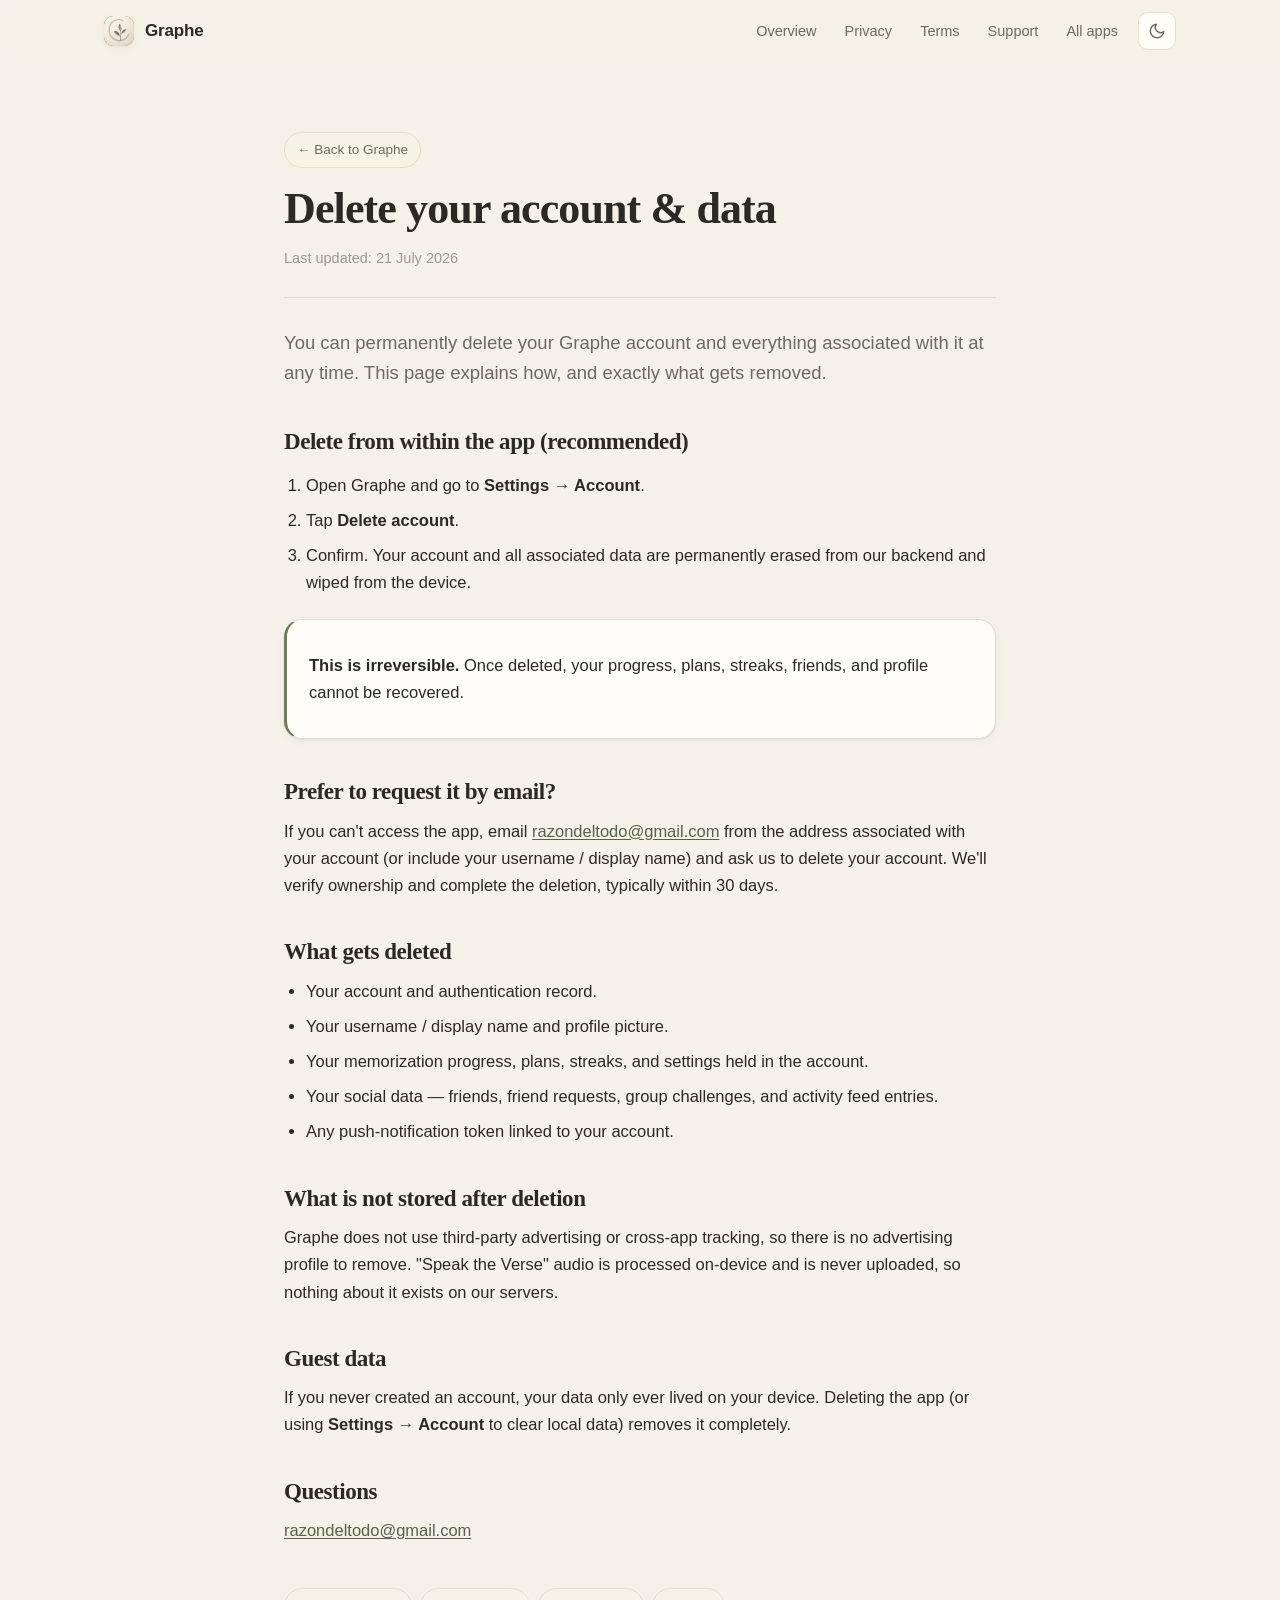
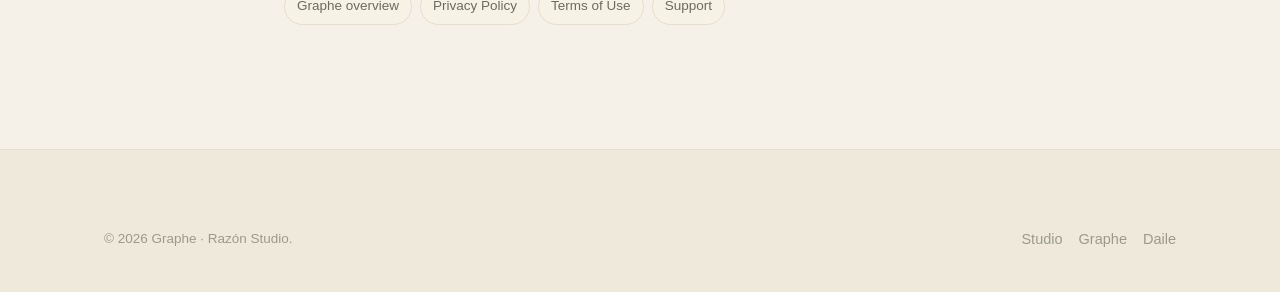
<file: delete-account/index.html>
<!DOCTYPE html>
<html lang="en" data-app="graphe">
<head>
<meta charset="utf-8" />
<meta name="viewport" content="width=device-width, initial-scale=1" />
<title>Delete your account — Graphe</title>
<meta name="description" content="How to permanently delete your Graphe account and all associated data." />
<meta name="theme-color" content="#f5f1e8" media="(prefers-color-scheme: light)" />
<meta name="theme-color" content="#11130f" media="(prefers-color-scheme: dark)" />
<link rel="icon" href="../assets/favicon.png" type="image/png" />
<link rel="stylesheet" href="../styles.css" />
</head>
<body>

<header class="nav">
  <div class="wrap">
    <a class="brand" href="../graphe/" aria-label="Graphe — home">
      <span class="logo" aria-hidden="true"><img src="../assets/graphe-icon-256.png" alt="" width="30" height="30" /></span>
      <span class="wordmark">Graphe</span>
    </a>
    <div class="nav-right">
      <nav class="nav-links" id="nav-links">
        <a href="../graphe/">Overview</a>
        <a href="../privacy/">Privacy</a>
        <a href="../terms/">Terms</a>
        <a href="../support/">Support</a>
        <a href="../">All apps</a>
      </nav>
      <button class="icon-btn" data-theme-toggle aria-label="Toggle light or dark theme">
        <svg width="20" height="20" class="moon" viewBox="0 0 24 24" fill="none" stroke="currentColor" stroke-width="2" stroke-linecap="round" stroke-linejoin="round"><path d="M21 12.79A9 9 0 1 1 11.21 3 7 7 0 0 0 21 12.79z"/></svg>
        <svg width="20" height="20" class="sun" viewBox="0 0 24 24" fill="none" stroke="currentColor" stroke-width="2" stroke-linecap="round" stroke-linejoin="round"><circle cx="12" cy="12" r="4"/><path d="M12 2v2M12 20v2M4.9 4.9l1.4 1.4M17.7 17.7l1.4 1.4M2 12h2M20 12h2M4.9 19.1l1.4-1.4M17.7 6.3l1.4-1.4"/></svg>
      </button>
      <button class="icon-btn nav-toggle" aria-label="Open menu" aria-expanded="false" aria-controls="nav-links">
        <svg width="20" height="20" viewBox="0 0 24 24" fill="none" stroke="currentColor" stroke-width="2" stroke-linecap="round"><path d="M3 6h18M3 12h18M3 18h18"/></svg>
      </button>
    </div>
  </div>
</header>

<main class="doc">
  <div class="wrap narrow">
    <div class="doc-head">
      <div class="toc" style="margin-bottom:16px;"><a href="../graphe/">← Back to Graphe</a></div>
      <h1>Delete your account &amp; data</h1>
      <p class="updated">Last updated: 21 July 2026</p>
    </div>
    <div class="doc-body">
      <p class="lead">You can permanently delete your Graphe account and everything associated with it at any time. This page explains how, and exactly what gets removed.</p>

      <h2>Delete from within the app (recommended)</h2>
      <ol style="padding-left:22px;">
        <li style="margin:8px 0;">Open Graphe and go to <strong>Settings → Account</strong>.</li>
        <li style="margin:8px 0;">Tap <strong>Delete account</strong>.</li>
        <li style="margin:8px 0;">Confirm. Your account and all associated data are permanently erased from our backend and wiped from the device.</li>
      </ol>
      <div class="callout">
        <p><strong>This is irreversible.</strong> Once deleted, your progress, plans, streaks, friends, and profile cannot be recovered.</p>
      </div>

      <h2>Prefer to request it by email?</h2>
      <p>If you can't access the app, email <a href="mailto:razondeltodo@gmail.com?subject=Graphe%20account%20deletion%20request">razondeltodo@gmail.com</a> from the address associated with your account (or include your username / display name) and ask us to delete your account. We'll verify ownership and complete the deletion, typically within 30 days.</p>

      <h2>What gets deleted</h2>
      <ul>
        <li>Your account and authentication record.</li>
        <li>Your username / display name and profile picture.</li>
        <li>Your memorization progress, plans, streaks, and settings held in the account.</li>
        <li>Your social data — friends, friend requests, group challenges, and activity feed entries.</li>
        <li>Any push-notification token linked to your account.</li>
      </ul>

      <h2>What is not stored after deletion</h2>
      <p>Graphe does not use third-party advertising or cross-app tracking, so there is no advertising profile to remove. "Speak the Verse" audio is processed on-device and is never uploaded, so nothing about it exists on our servers.</p>

      <h2>Guest data</h2>
      <p>If you never created an account, your data only ever lived on your device. Deleting the app (or using <strong>Settings → Account</strong> to clear local data) removes it completely.</p>

      <h2>Questions</h2>
      <p><a href="mailto:razondeltodo@gmail.com">razondeltodo@gmail.com</a></p>

      <nav class="toc" style="margin-top:44px;">
        <a href="../graphe/">Graphe overview</a>
        <a href="../privacy/">Privacy Policy</a>
        <a href="../terms/">Terms of Use</a>
        <a href="../support/">Support</a>
      </nav>
    </div>
  </div>
</main>

<footer class="footer">
  <div class="wrap">
    <div class="footer-bottom" style="margin-top:0;border-top:none;">
      <span>© <span data-year>2026</span> Graphe · Razón Studio.</span>
      <span class="apps-mini"><a href="../">Studio</a><a href="../graphe/">Graphe</a><a href="../daile/">Daile</a></span>
    </div>
  </div>
</footer>

<script src="../site.js"></script>
</body>
</html>
</file>
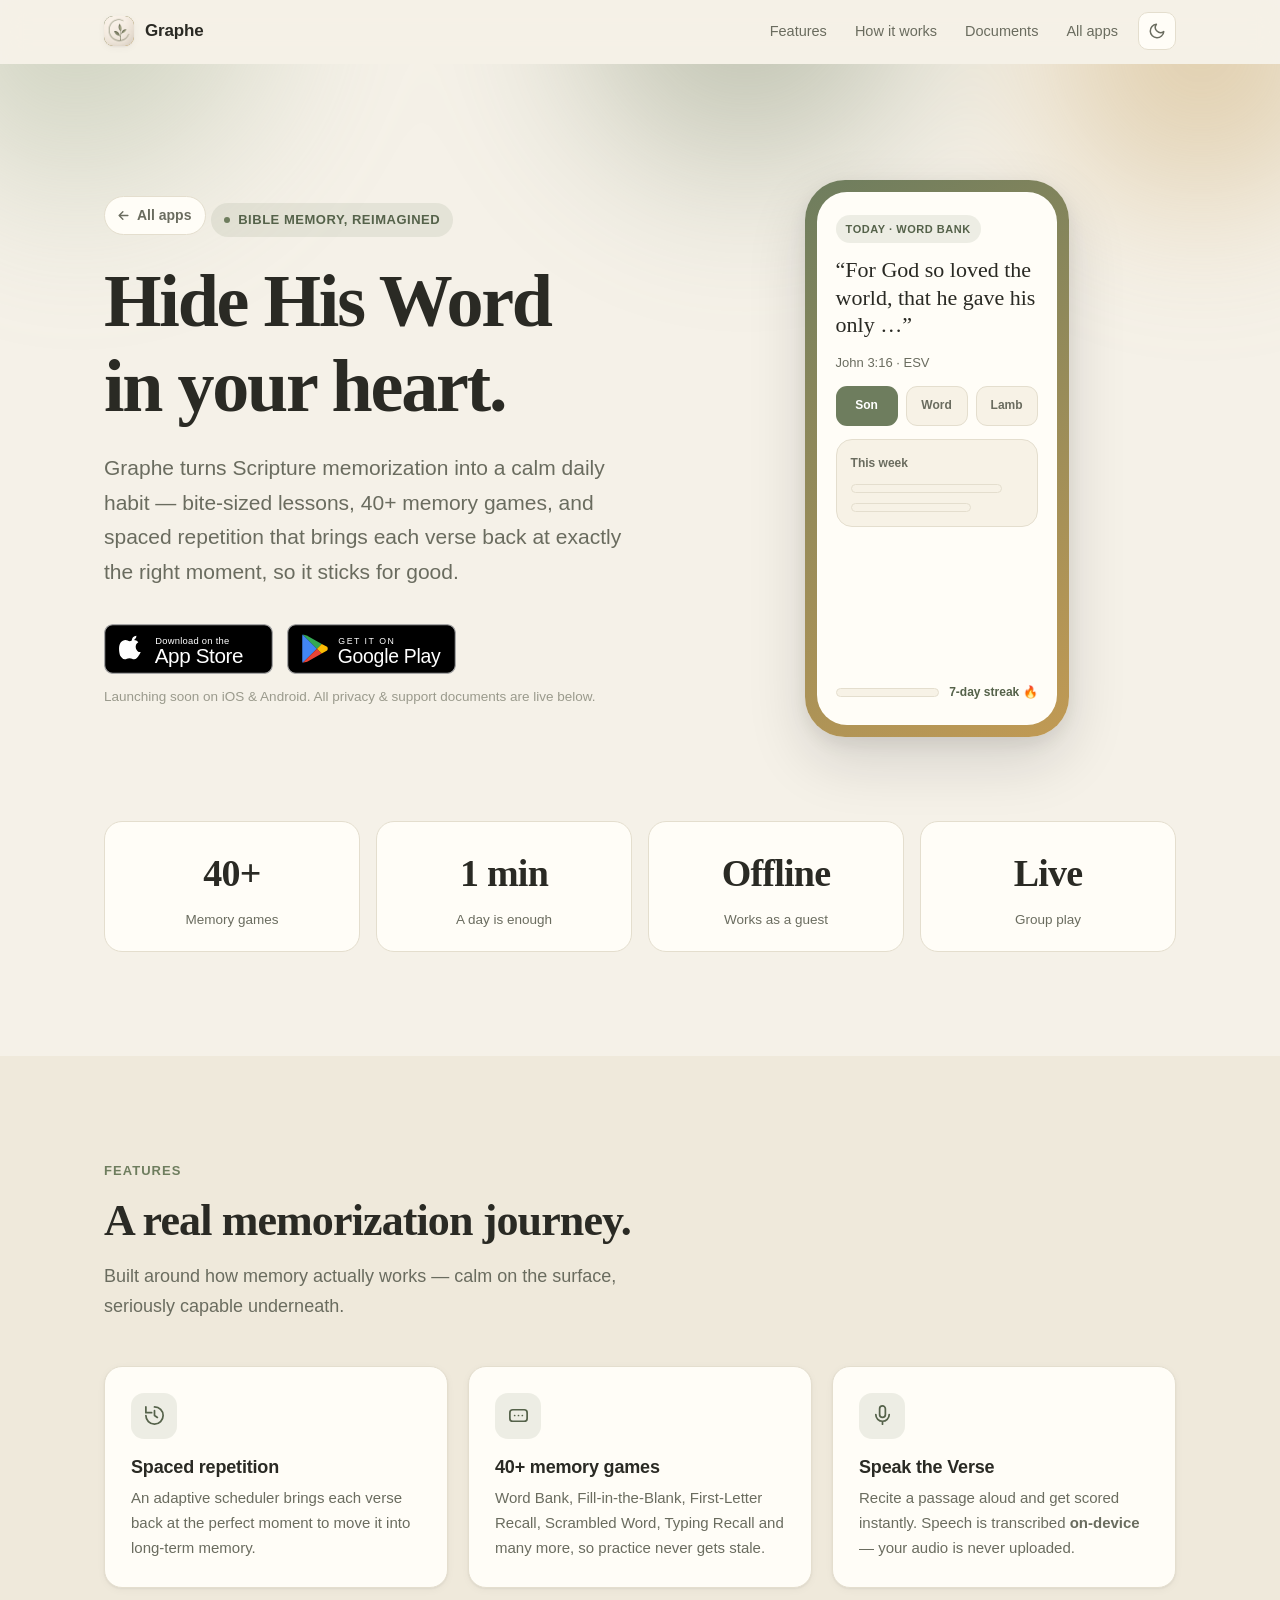
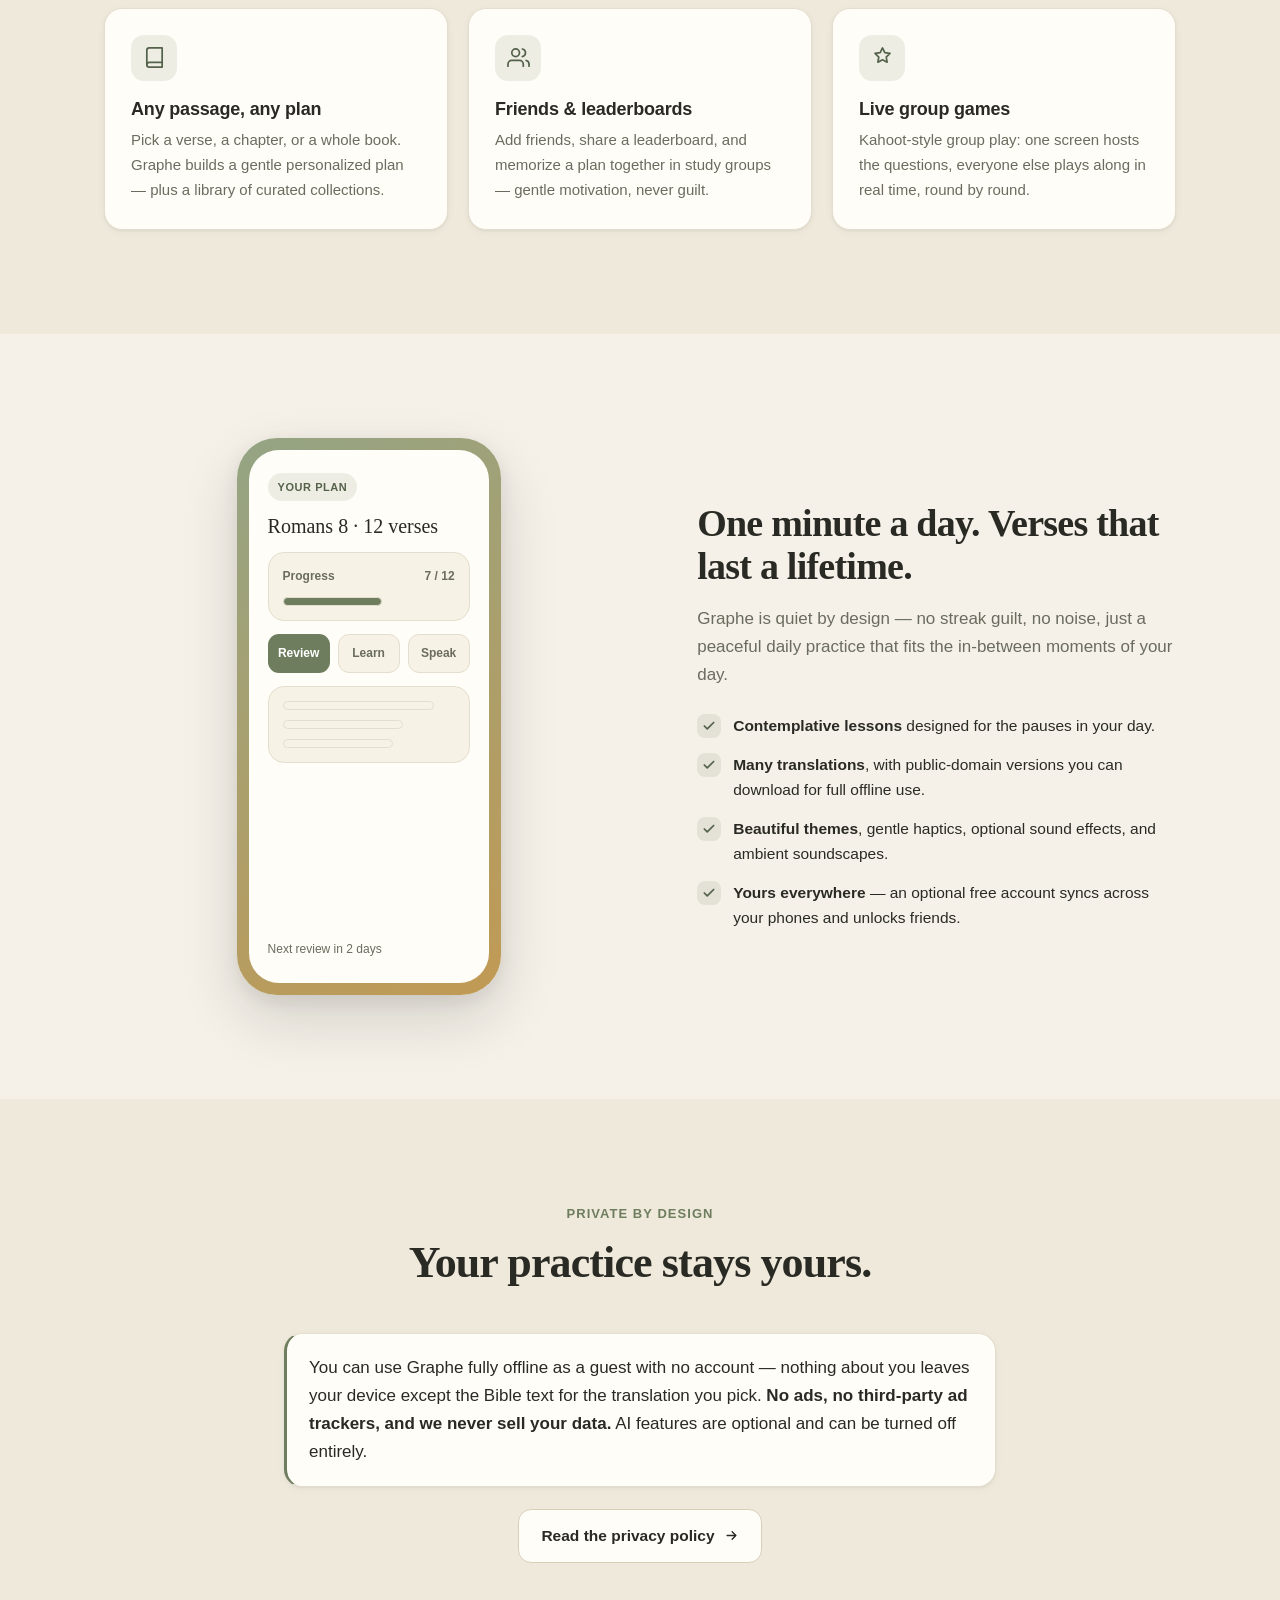
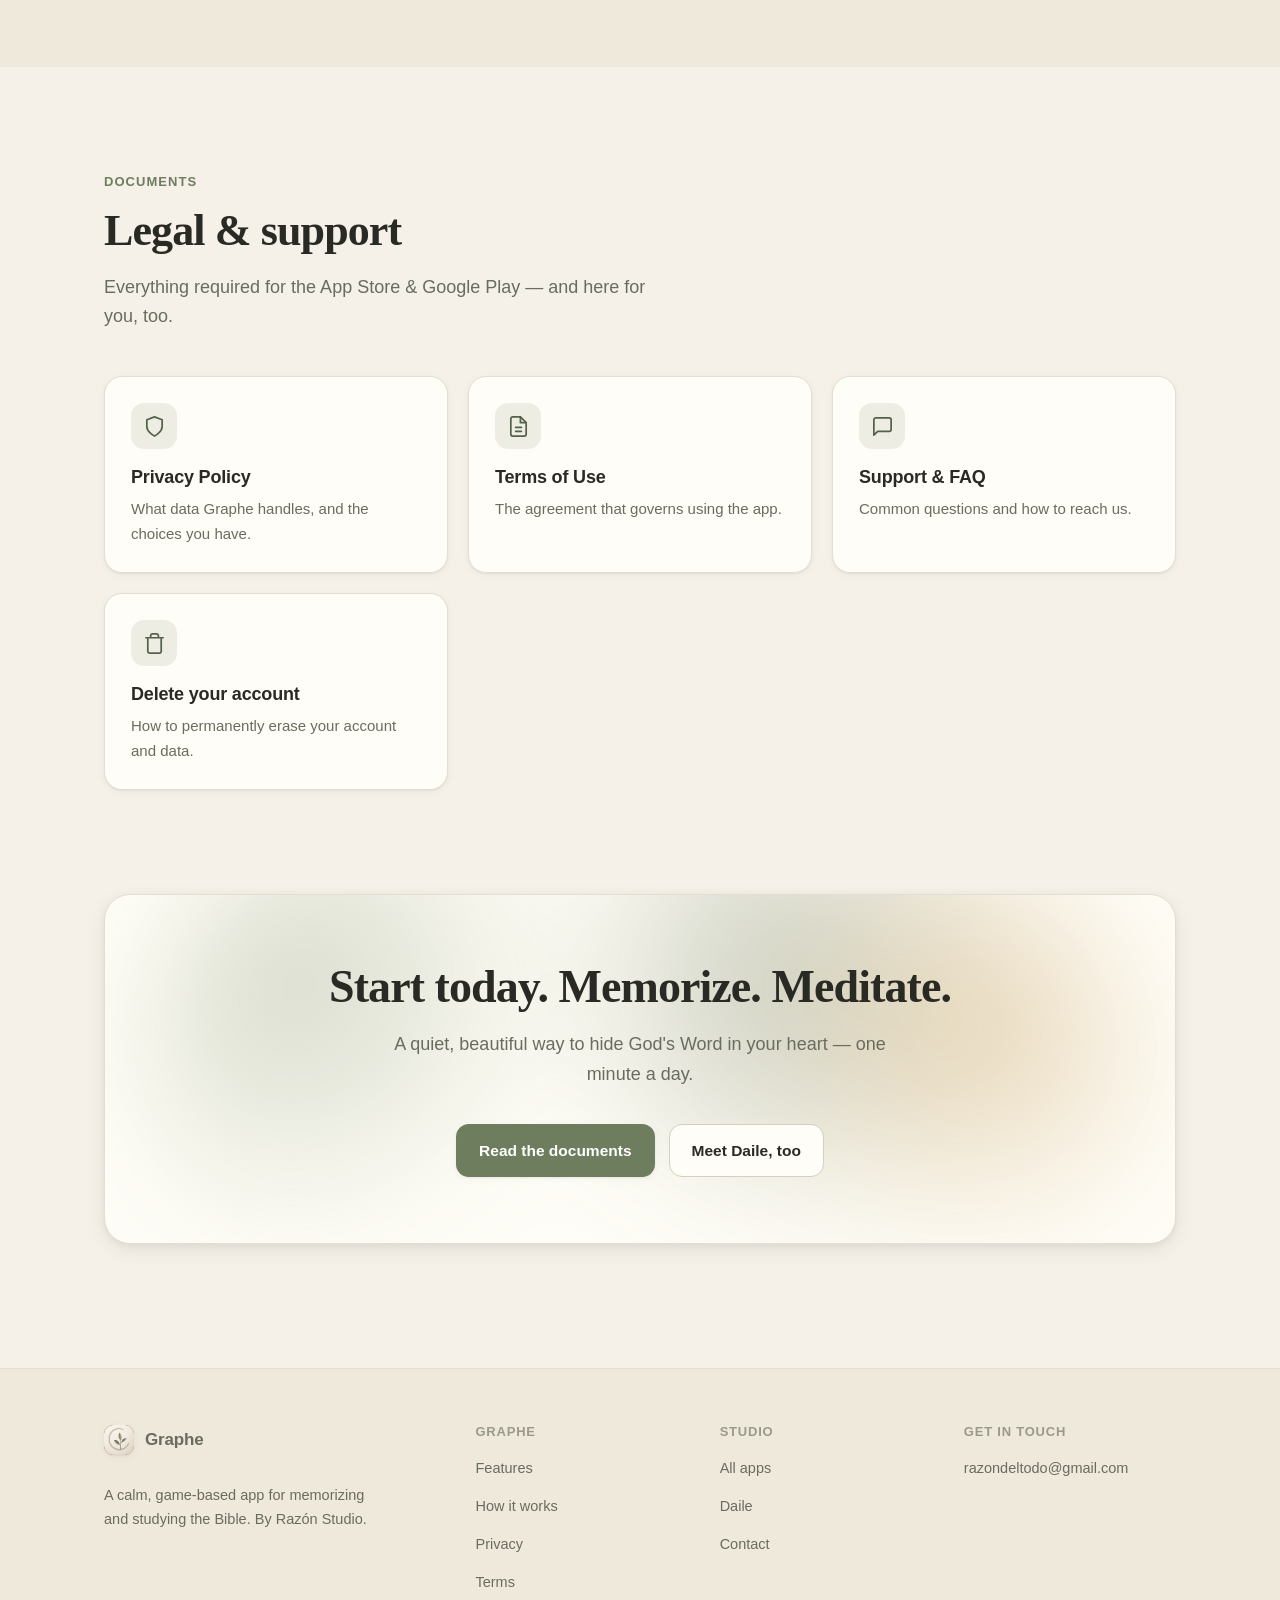
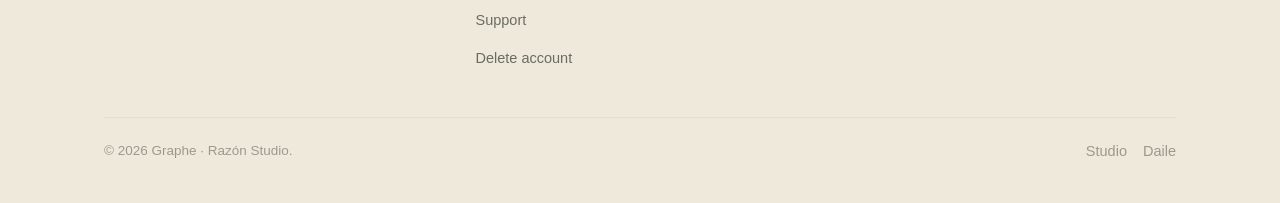
<file: graphe/index.html>
<!DOCTYPE html>
<html lang="en" data-app="graphe">
<head>
<meta charset="utf-8" />
<meta name="viewport" content="width=device-width, initial-scale=1" />
<title>Graphe — Memorize &amp; study the Bible</title>
<meta name="description" content="Graphe is a calm, game-based app for memorizing and studying the Bible — daily lessons, spaced repetition, 40+ memory games, and live group challenges with friends." />
<meta name="theme-color" content="#f5f1e8" media="(prefers-color-scheme: light)" />
<meta name="theme-color" content="#11130f" media="(prefers-color-scheme: dark)" />
<link rel="icon" href="../assets/favicon.png" type="image/png" />
<link rel="apple-touch-icon" href="../assets/graphe-icon-256.png" />
<link rel="stylesheet" href="../styles.css" />
<meta property="og:title" content="Graphe — Memorize &amp; study the Bible" />
<meta property="og:description" content="A calm, game-based way to hide God's Word in your heart." />
<meta property="og:type" content="website" />
<meta property="og:url" content="https://graphe.app/graphe/" />
</head>
<body>

<header class="nav">
  <div class="wrap">
    <a class="brand" href="./" aria-label="Graphe — home">
      <span class="logo" aria-hidden="true"><img src="../assets/graphe-icon-256.png" alt="" width="30" height="30" /></span>
      <span class="wordmark">Graphe</span>
    </a>
    <div class="nav-right">
      <nav class="nav-links" id="nav-links">
        <a href="#features">Features</a>
        <a href="#how">How it works</a>
        <a href="#docs">Documents</a>
        <a href="../">All apps</a>
      </nav>
      <button class="icon-btn" data-theme-toggle aria-label="Toggle light or dark theme">
        <svg width="20" height="20" class="moon" viewBox="0 0 24 24" fill="none" stroke="currentColor" stroke-width="2" stroke-linecap="round" stroke-linejoin="round"><path d="M21 12.79A9 9 0 1 1 11.21 3 7 7 0 0 0 21 12.79z"/></svg>
        <svg width="20" height="20" class="sun" viewBox="0 0 24 24" fill="none" stroke="currentColor" stroke-width="2" stroke-linecap="round" stroke-linejoin="round"><circle cx="12" cy="12" r="4"/><path d="M12 2v2M12 20v2M4.9 4.9l1.4 1.4M17.7 17.7l1.4 1.4M2 12h2M20 12h2M4.9 19.1l1.4-1.4M17.7 6.3l1.4-1.4"/></svg>
      </button>
      <button class="icon-btn nav-toggle" aria-label="Open menu" aria-expanded="false" aria-controls="nav-links">
        <svg width="20" height="20" viewBox="0 0 24 24" fill="none" stroke="currentColor" stroke-width="2" stroke-linecap="round"><path d="M3 6h18M3 12h18M3 18h18"/></svg>
      </button>
    </div>
  </div>
</header>

<main>
  <!-- Hero -->
  <section class="hero">
    <div class="aurora" aria-hidden="true"><span class="b1"></span><span class="b2"></span><span class="b3"></span></div>
    <div class="wrap">
      <div class="split">
        <div>
          <a class="back-link reveal" href="../"><svg width="15" height="15" viewBox="0 0 24 24" fill="none" stroke="currentColor" stroke-width="2.2" stroke-linecap="round" stroke-linejoin="round"><path d="M19 12H5M11 18l-6-6 6-6"/></svg> All apps</a>
          <span class="eyebrow reveal"><span class="dot"></span> Bible memory, reimagined</span>
          <h1 class="reveal d1">Hide His Word<br /> in your heart.</h1>
          <p class="lead reveal d2">Graphe turns Scripture memorization into a calm daily habit — bite-sized lessons, 40+ memory games, and spaced repetition that brings each verse back at exactly the right moment, so it sticks for good.</p>
          <div class="hero-actions reveal d3">
            <a class="app-badge" href="#docs" aria-label="Coming soon — Download on the App Store">
              <img src="../assets/badge-appstore.svg" alt="Download on the App Store" width="135" height="40" />
            </a>
            <a class="app-badge" href="#docs" aria-label="Coming soon — Get it on Google Play">
              <img src="../assets/badge-googleplay.svg" alt="Get it on Google Play" width="135" height="40" />
            </a>
          </div>
          <p class="store-note reveal d3">Launching soon on iOS &amp; Android. All privacy &amp; support documents are live below.</p>
        </div>
        <div class="split-media reveal d2">
          <div class="phone" aria-hidden="true">
            <div class="screen"><div class="pscreen-pad">
              <span class="mock-badge">Today · Word Bank</span>
              <div class="mock-serif">“For God so loved the world, that he gave his only …”</div>
              <div style="color:var(--ink-muted);font-size:13px;">John 3:16 · ESV</div>
              <div class="mock-pills"><span class="mock-pill on">Son</span><span class="mock-pill">Word</span><span class="mock-pill">Lamb</span></div>
              <div class="mock-card">
                <div style="font-size:12px;color:var(--ink-muted);font-weight:600;">This week</div>
                <div class="mock-line m"></div>
                <div class="mock-line s"></div>
              </div>
              <div style="margin-top:auto;display:flex;align-items:center;gap:10px;">
                <div style="flex:1;" class="mock-line"></div>
                <span style="font-size:12px;font-weight:700;color:var(--accent-strong);">7-day streak 🔥</span>
              </div>
            </div></div>
          </div>
        </div>
      </div>
    </div>
  </section>

  <!-- Stats -->
  <section class="section" style="padding-top:0;">
    <div class="wrap">
      <div class="stats reveal">
        <div class="stat"><div class="n">40+</div><div class="l">Memory games</div></div>
        <div class="stat"><div class="n">1 min</div><div class="l">A day is enough</div></div>
        <div class="stat"><div class="n">Offline</div><div class="l">Works as a guest</div></div>
        <div class="stat"><div class="n">Live</div><div class="l">Group play</div></div>
      </div>
    </div>
  </section>

  <!-- Features -->
  <section class="section alt" id="features">
    <div class="wrap">
      <div class="section-head reveal">
        <div class="kicker">Features</div>
        <h2>A real memorization journey.</h2>
        <p>Built around how memory actually works — calm on the surface, seriously capable underneath.</p>
      </div>
      <div class="feature-grid">
        <div class="feature reveal d1">
          <div class="ficon"><svg width="20" height="20" viewBox="0 0 24 24" fill="none" stroke="currentColor" stroke-width="1.8" stroke-linecap="round" stroke-linejoin="round"><path d="M3 12a9 9 0 1 0 9-9"/><path d="M3 3v6h6"/><path d="M12 7v5l3 2"/></svg></div>
          <h3>Spaced repetition</h3>
          <p>An adaptive scheduler brings each verse back at the perfect moment to move it into long-term memory.</p>
        </div>
        <div class="feature reveal d2">
          <div class="ficon"><svg width="20" height="20" viewBox="0 0 24 24" fill="none" stroke="currentColor" stroke-width="1.8" stroke-linecap="round" stroke-linejoin="round"><rect x="3" y="6" width="18" height="12" rx="3"/><path d="M8 12h.01M12 12h.01M16 12h.01"/></svg></div>
          <h3>40+ memory games</h3>
          <p>Word Bank, Fill-in-the-Blank, First-Letter Recall, Scrambled Word, Typing Recall and many more, so practice never gets stale.</p>
        </div>
        <div class="feature reveal d3">
          <div class="ficon"><svg width="20" height="20" viewBox="0 0 24 24" fill="none" stroke="currentColor" stroke-width="1.8" stroke-linecap="round" stroke-linejoin="round"><path d="M12 2a3 3 0 0 0-3 3v6a3 3 0 0 0 6 0V5a3 3 0 0 0-3-3z"/><path d="M5 11a7 7 0 0 0 14 0M12 18v3"/></svg></div>
          <h3>Speak the Verse</h3>
          <p>Recite a passage aloud and get scored instantly. Speech is transcribed <strong>on-device</strong> — your audio is never uploaded.</p>
        </div>
        <div class="feature reveal d1">
          <div class="ficon"><svg width="20" height="20" viewBox="0 0 24 24" fill="none" stroke="currentColor" stroke-width="1.8" stroke-linecap="round" stroke-linejoin="round"><path d="M4 19.5A2.5 2.5 0 0 1 6.5 17H20"/><path d="M6.5 2H20v20H6.5A2.5 2.5 0 0 1 4 19.5v-15A2.5 2.5 0 0 1 6.5 2z"/></svg></div>
          <h3>Any passage, any plan</h3>
          <p>Pick a verse, a chapter, or a whole book. Graphe builds a gentle personalized plan — plus a library of curated collections.</p>
        </div>
        <div class="feature reveal d2">
          <div class="ficon"><svg width="20" height="20" viewBox="0 0 24 24" fill="none" stroke="currentColor" stroke-width="1.8" stroke-linecap="round" stroke-linejoin="round"><path d="M17 21v-2a4 4 0 0 0-4-4H5a4 4 0 0 0-4 4v2"/><circle cx="9" cy="7" r="4"/><path d="M23 21v-2a4 4 0 0 0-3-3.87M16 3.13A4 4 0 0 1 16 11"/></svg></div>
          <h3>Friends &amp; leaderboards</h3>
          <p>Add friends, share a leaderboard, and memorize a plan together in study groups — gentle motivation, never guilt.</p>
        </div>
        <div class="feature reveal d3">
          <div class="ficon"><svg width="20" height="20" viewBox="0 0 24 24" fill="none" stroke="currentColor" stroke-width="1.8" stroke-linecap="round" stroke-linejoin="round"><path d="M12 2l2.4 4.9 5.4.8-3.9 3.8.9 5.4-4.8-2.5-4.8 2.5.9-5.4L4.2 7.7l5.4-.8z"/></svg></div>
          <h3>Live group games</h3>
          <p>Kahoot-style group play: one screen hosts the questions, everyone else plays along in real time, round by round.</p>
        </div>
      </div>
    </div>
  </section>

  <!-- How it works -->
  <section class="section" id="how">
    <div class="wrap">
      <div class="split rev">
        <div class="split-media reveal">
          <div class="phone" aria-hidden="true" style="--aura-2:#94a484;--aura-3:#c19a54;">
            <div class="screen"><div class="pscreen-pad">
              <span class="mock-badge">Your plan</span>
              <div class="mock-serif" style="font-size:20px;">Romans 8 · 12 verses</div>
              <div class="mock-card">
                <div style="display:flex;justify-content:space-between;font-size:12px;color:var(--ink-muted);font-weight:600;"><span>Progress</span><span>7 / 12</span></div>
                <div class="mock-line" style="width:58%;background:var(--accent);"></div>
              </div>
              <div class="mock-pills"><span class="mock-pill on">Review</span><span class="mock-pill">Learn</span><span class="mock-pill">Speak</span></div>
              <div class="mock-card">
                <div class="mock-line m"></div><div class="mock-line s"></div><div class="mock-line" style="width:64%;"></div>
              </div>
              <div style="margin-top:auto;font-size:12px;color:var(--ink-muted);">Next review in 2 days</div>
            </div></div>
          </div>
        </div>
        <div class="prose-block reveal d1">
          <h2>One minute a day. Verses that last a lifetime.</h2>
          <p>Graphe is quiet by design — no streak guilt, no noise, just a peaceful daily practice that fits the in-between moments of your day.</p>
          <ul class="check-list">
            <li><span class="ck"><svg width="20" height="20" viewBox="0 0 24 24" fill="none" stroke="currentColor" stroke-width="3" stroke-linecap="round" stroke-linejoin="round"><path d="M20 6L9 17l-5-5"/></svg></span><span><b>Contemplative lessons</b> designed for the pauses in your day.</span></li>
            <li><span class="ck"><svg width="20" height="20" viewBox="0 0 24 24" fill="none" stroke="currentColor" stroke-width="3" stroke-linecap="round" stroke-linejoin="round"><path d="M20 6L9 17l-5-5"/></svg></span><span><b>Many translations</b>, with public-domain versions you can download for full offline use.</span></li>
            <li><span class="ck"><svg width="20" height="20" viewBox="0 0 24 24" fill="none" stroke="currentColor" stroke-width="3" stroke-linecap="round" stroke-linejoin="round"><path d="M20 6L9 17l-5-5"/></svg></span><span><b>Beautiful themes</b>, gentle haptics, optional sound effects, and ambient soundscapes.</span></li>
            <li><span class="ck"><svg width="20" height="20" viewBox="0 0 24 24" fill="none" stroke="currentColor" stroke-width="3" stroke-linecap="round" stroke-linejoin="round"><path d="M20 6L9 17l-5-5"/></svg></span><span><b>Yours everywhere</b> — an optional free account syncs across your phones and unlocks friends.</span></li>
          </ul>
        </div>
      </div>
    </div>
  </section>

  <!-- Privacy strip -->
  <section class="section alt">
    <div class="wrap narrow">
      <div class="section-head center reveal">
        <div class="kicker">Private by design</div>
        <h2>Your practice stays yours.</h2>
      </div>
      <div class="callout reveal d1">
        <p>You can use Graphe fully offline as a guest with no account — nothing about you leaves your device except the Bible text for the translation you pick. <strong>No ads, no third-party ad trackers, and we never sell your data.</strong> AI features are optional and can be turned off entirely.</p>
      </div>
      <div style="text-align:center;margin-top:20px;" class="reveal d2">
        <a class="btn btn-ghost btn-arrow" href="../privacy/">Read the privacy policy <svg width="20" height="20" viewBox="0 0 24 24" fill="none" stroke="currentColor" stroke-width="2.2" stroke-linecap="round" stroke-linejoin="round"><path d="M5 12h14M13 6l6 6-6 6"/></svg></a>
      </div>
    </div>
  </section>

  <!-- Documents -->
  <section class="section" id="docs">
    <div class="wrap">
      <div class="section-head reveal">
        <div class="kicker">Documents</div>
        <h2>Legal &amp; support</h2>
        <p>Everything required for the App Store &amp; Google Play — and here for you, too.</p>
      </div>
      <div class="feature-grid">
        <a class="feature reveal d1" href="../privacy/" style="text-decoration:none;color:inherit;">
          <div class="ficon"><svg width="20" height="20" viewBox="0 0 24 24" fill="none" stroke="currentColor" stroke-width="1.8" stroke-linecap="round" stroke-linejoin="round"><path d="M12 22s8-4 8-10V5l-8-3-8 3v7c0 6 8 10 8 10z"/></svg></div>
          <h3>Privacy Policy</h3>
          <p>What data Graphe handles, and the choices you have.</p>
        </a>
        <a class="feature reveal d2" href="../terms/" style="text-decoration:none;color:inherit;">
          <div class="ficon"><svg width="20" height="20" viewBox="0 0 24 24" fill="none" stroke="currentColor" stroke-width="1.8" stroke-linecap="round" stroke-linejoin="round"><path d="M14 2H6a2 2 0 0 0-2 2v16a2 2 0 0 0 2 2h12a2 2 0 0 0 2-2V8z"/><path d="M14 2v6h6M9 13h6M9 17h6"/></svg></div>
          <h3>Terms of Use</h3>
          <p>The agreement that governs using the app.</p>
        </a>
        <a class="feature reveal d3" href="../support/" style="text-decoration:none;color:inherit;">
          <div class="ficon"><svg width="20" height="20" viewBox="0 0 24 24" fill="none" stroke="currentColor" stroke-width="1.8" stroke-linecap="round" stroke-linejoin="round"><path d="M21 15a2 2 0 0 1-2 2H7l-4 4V5a2 2 0 0 1 2-2h14a2 2 0 0 1 2 2z"/></svg></div>
          <h3>Support &amp; FAQ</h3>
          <p>Common questions and how to reach us.</p>
        </a>
        <a class="feature reveal d1" href="../delete-account/" style="text-decoration:none;color:inherit;">
          <div class="ficon"><svg width="20" height="20" viewBox="0 0 24 24" fill="none" stroke="currentColor" stroke-width="1.8" stroke-linecap="round" stroke-linejoin="round"><path d="M3 6h18M8 6V4a2 2 0 0 1 2-2h4a2 2 0 0 1 2 2v2m3 0v14a2 2 0 0 1-2 2H7a2 2 0 0 1-2-2V6"/></svg></div>
          <h3>Delete your account</h3>
          <p>How to permanently erase your account and data.</p>
        </a>
      </div>
    </div>
  </section>

  <!-- CTA -->
  <section class="section" style="padding-top:0;">
    <div class="wrap">
      <div class="cta-band reveal">
        <div class="aurora" aria-hidden="true"><span class="b1"></span><span class="b2"></span><span class="b3"></span></div>
        <h2>Start today. Memorize. Meditate.</h2>
        <p>A quiet, beautiful way to hide God's Word in your heart — one minute a day.</p>
        <div class="hero-actions">
          <a class="btn btn-primary" href="#docs">Read the documents</a>
          <a class="btn btn-ghost" href="../daile/">Meet Daile, too</a>
        </div>
      </div>
    </div>
  </section>
</main>

<footer class="footer">
  <div class="wrap">
    <div class="footer-grid">
      <div>
        <a class="brand" href="./" aria-label="Graphe — home">
          <span class="logo" aria-hidden="true"><img src="../assets/graphe-icon-256.png" alt="" width="30" height="30" /></span>
          <span class="wordmark">Graphe</span>
        </a>
        <p class="about">A calm, game-based app for memorizing and studying the Bible. By Razón Studio.</p>
      </div>
      <div>
        <h4>Graphe</h4>
        <ul>
          <li><a href="#features">Features</a></li>
          <li><a href="#how">How it works</a></li>
          <li><a href="../privacy/">Privacy</a></li>
          <li><a href="../terms/">Terms</a></li>
          <li><a href="../support/">Support</a></li>
          <li><a href="../delete-account/">Delete account</a></li>
        </ul>
      </div>
      <div>
        <h4>Studio</h4>
        <ul>
          <li><a href="../">All apps</a></li>
          <li><a href="../daile/">Daile</a></li>
          <li><a href="mailto:razondeltodo@gmail.com">Contact</a></li>
        </ul>
      </div>
      <div>
        <h4>Get in touch</h4>
        <ul>
          <li><a href="mailto:razondeltodo@gmail.com">razondeltodo@gmail.com</a></li>
        </ul>
      </div>
    </div>
    <div class="footer-bottom">
      <span>© <span data-year>2026</span> Graphe · Razón Studio.</span>
      <span class="apps-mini"><a href="../">Studio</a><a href="../daile/">Daile</a></span>
    </div>
  </div>
</footer>

<script src="../site.js"></script>
</body>
</html>
</file>
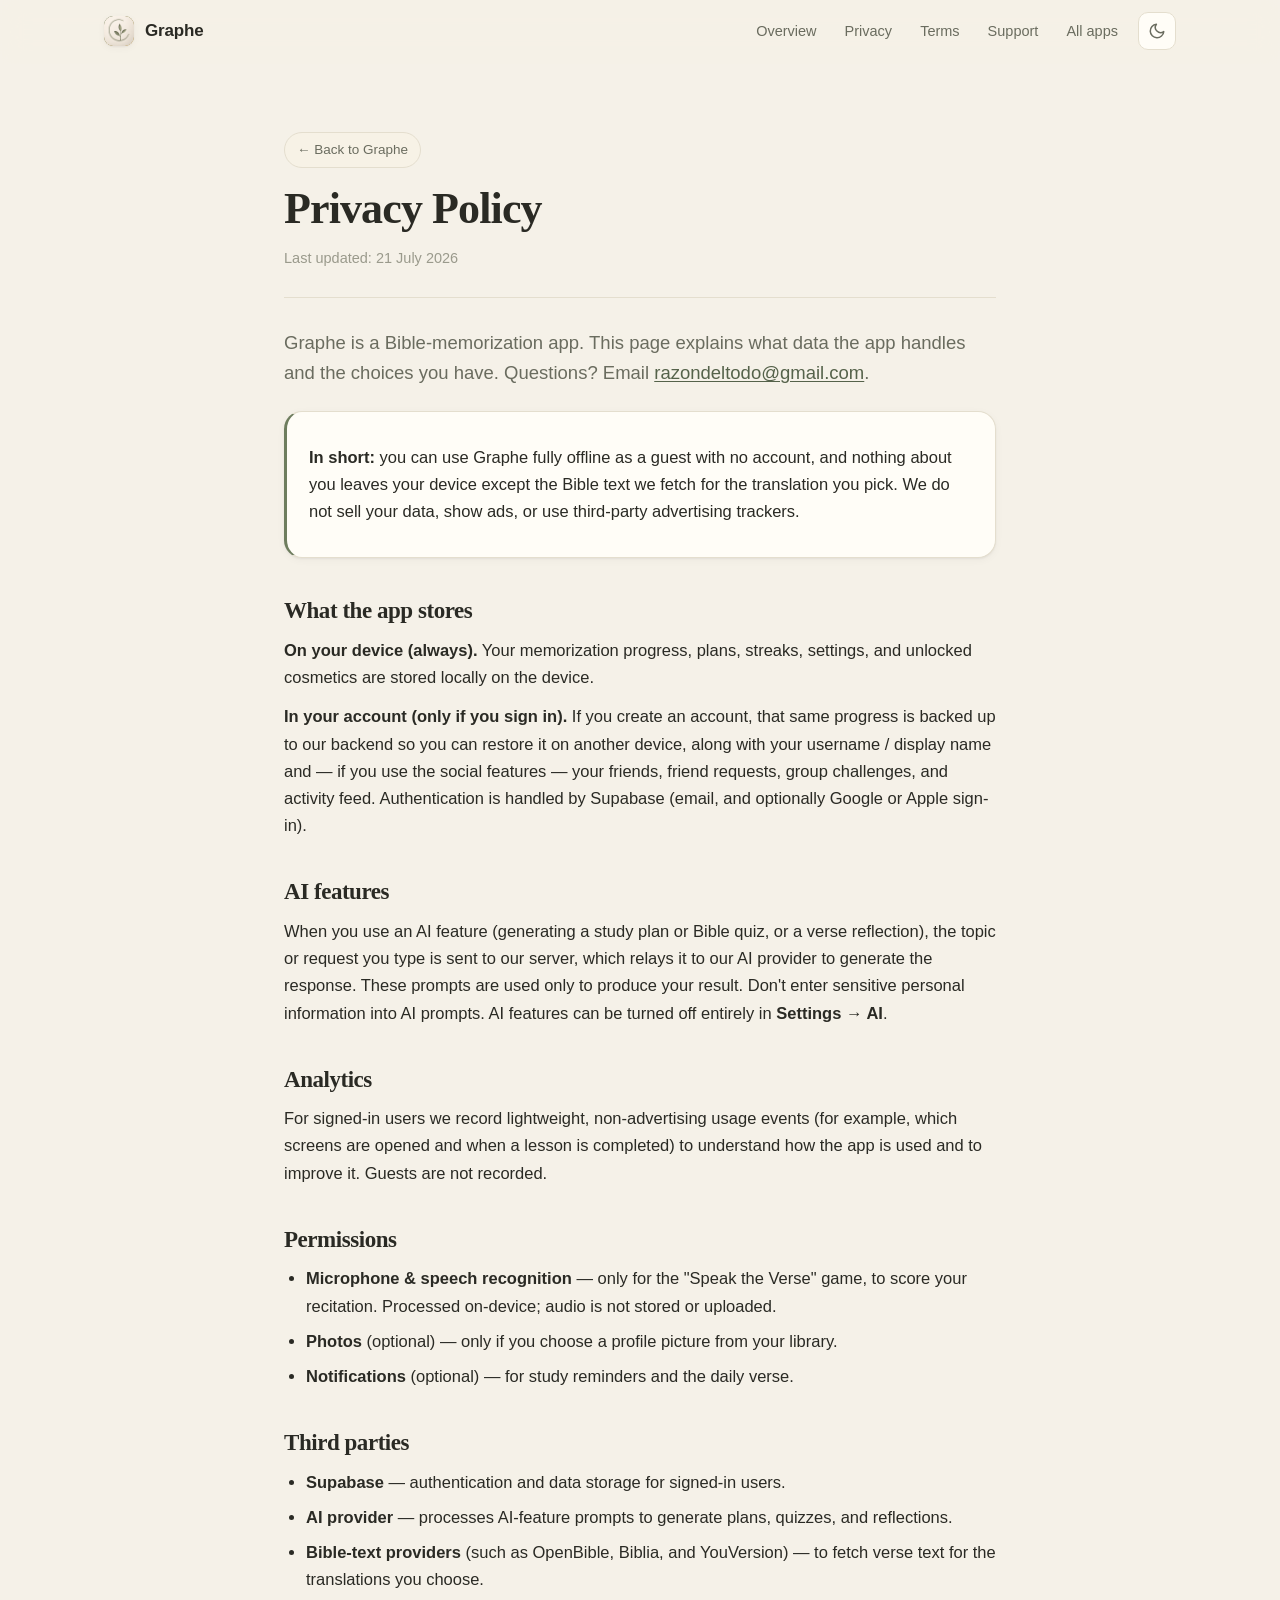
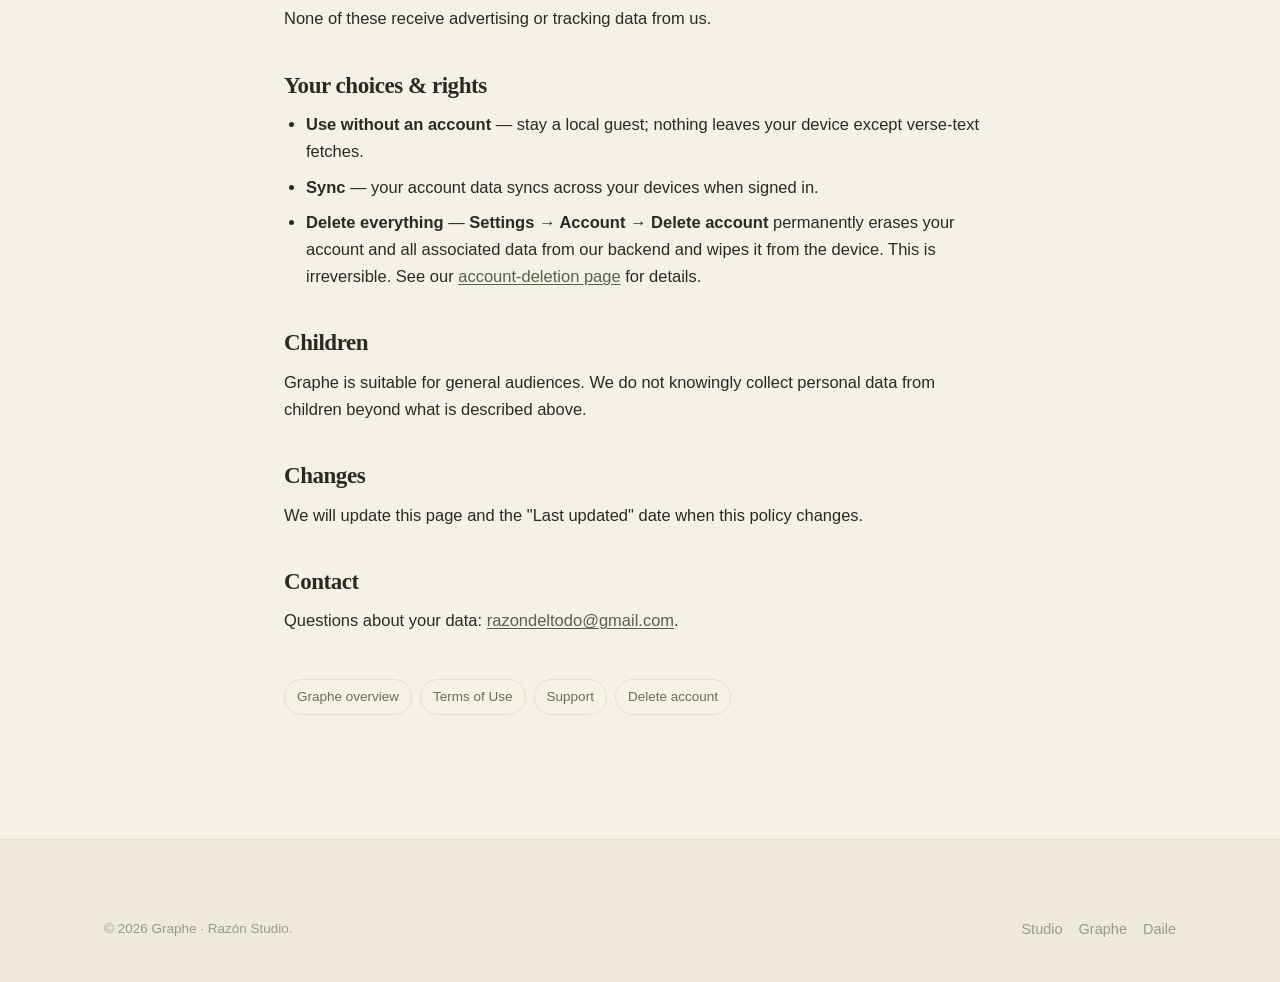
<file: privacy/index.html>
<!DOCTYPE html>
<html lang="en" data-app="graphe">
<head>
<meta charset="utf-8" />
<meta name="viewport" content="width=device-width, initial-scale=1" />
<title>Privacy Policy — Graphe</title>
<meta name="description" content="How the Graphe Bible-memorization app handles your data." />
<meta name="theme-color" content="#f5f1e8" media="(prefers-color-scheme: light)" />
<meta name="theme-color" content="#11130f" media="(prefers-color-scheme: dark)" />
<link rel="icon" href="../assets/favicon.png" type="image/png" />
<link rel="stylesheet" href="../styles.css" />
</head>
<body>

<header class="nav">
  <div class="wrap">
    <a class="brand" href="../graphe/" aria-label="Graphe — home">
      <span class="logo" aria-hidden="true"><img src="../assets/graphe-icon-256.png" alt="" width="30" height="30" /></span>
      <span class="wordmark">Graphe</span>
    </a>
    <div class="nav-right">
      <nav class="nav-links" id="nav-links">
        <a href="../graphe/">Overview</a>
        <a href="../privacy/">Privacy</a>
        <a href="../terms/">Terms</a>
        <a href="../support/">Support</a>
        <a href="../">All apps</a>
      </nav>
      <button class="icon-btn" data-theme-toggle aria-label="Toggle light or dark theme">
        <svg width="20" height="20" class="moon" viewBox="0 0 24 24" fill="none" stroke="currentColor" stroke-width="2" stroke-linecap="round" stroke-linejoin="round"><path d="M21 12.79A9 9 0 1 1 11.21 3 7 7 0 0 0 21 12.79z"/></svg>
        <svg width="20" height="20" class="sun" viewBox="0 0 24 24" fill="none" stroke="currentColor" stroke-width="2" stroke-linecap="round" stroke-linejoin="round"><circle cx="12" cy="12" r="4"/><path d="M12 2v2M12 20v2M4.9 4.9l1.4 1.4M17.7 17.7l1.4 1.4M2 12h2M20 12h2M4.9 19.1l1.4-1.4M17.7 6.3l1.4-1.4"/></svg>
      </button>
      <button class="icon-btn nav-toggle" aria-label="Open menu" aria-expanded="false" aria-controls="nav-links">
        <svg width="20" height="20" viewBox="0 0 24 24" fill="none" stroke="currentColor" stroke-width="2" stroke-linecap="round"><path d="M3 6h18M3 12h18M3 18h18"/></svg>
      </button>
    </div>
  </div>
</header>

<main class="doc">
  <div class="wrap narrow">
    <div class="doc-head">
      <div class="toc" style="margin-bottom:16px;"><a href="../graphe/">← Back to Graphe</a></div>
      <h1>Privacy Policy</h1>
      <p class="updated">Last updated: 21 July 2026</p>
    </div>
    <div class="doc-body">
      <p class="lead">Graphe is a Bible-memorization app. This page explains what data the app handles and the choices you have. Questions? Email <a href="mailto:razondeltodo@gmail.com">razondeltodo@gmail.com</a>.</p>

      <div class="callout">
        <p><strong>In short:</strong> you can use Graphe fully offline as a guest with no account, and nothing about you leaves your device except the Bible text we fetch for the translation you pick. We do not sell your data, show ads, or use third-party advertising trackers.</p>
      </div>

      <h2>What the app stores</h2>
      <p><strong>On your device (always).</strong> Your memorization progress, plans, streaks, settings, and unlocked cosmetics are stored locally on the device.</p>
      <p><strong>In your account (only if you sign in).</strong> If you create an account, that same progress is backed up to our backend so you can restore it on another device, along with your username / display name and — if you use the social features — your friends, friend requests, group challenges, and activity feed. Authentication is handled by Supabase (email, and optionally Google or Apple sign-in).</p>

      <h2>AI features</h2>
      <p>When you use an AI feature (generating a study plan or Bible quiz, or a verse reflection), the topic or request you type is sent to our server, which relays it to our AI provider to generate the response. These prompts are used only to produce your result. Don't enter sensitive personal information into AI prompts. AI features can be turned off entirely in <strong>Settings → AI</strong>.</p>

      <h2>Analytics</h2>
      <p>For signed-in users we record lightweight, non-advertising usage events (for example, which screens are opened and when a lesson is completed) to understand how the app is used and to improve it. Guests are not recorded.</p>

      <h2>Permissions</h2>
      <ul>
        <li><strong>Microphone &amp; speech recognition</strong> — only for the "Speak the Verse" game, to score your recitation. Processed on-device; audio is not stored or uploaded.</li>
        <li><strong>Photos</strong> (optional) — only if you choose a profile picture from your library.</li>
        <li><strong>Notifications</strong> (optional) — for study reminders and the daily verse.</li>
      </ul>

      <h2>Third parties</h2>
      <ul>
        <li><strong>Supabase</strong> — authentication and data storage for signed-in users.</li>
        <li><strong>AI provider</strong> — processes AI-feature prompts to generate plans, quizzes, and reflections.</li>
        <li><strong>Bible-text providers</strong> (such as OpenBible, Biblia, and YouVersion) — to fetch verse text for the translations you choose.</li>
      </ul>
      <p>None of these receive advertising or tracking data from us.</p>

      <h2>Your choices &amp; rights</h2>
      <ul>
        <li><strong>Use without an account</strong> — stay a local guest; nothing leaves your device except verse-text fetches.</li>
        <li><strong>Sync</strong> — your account data syncs across your devices when signed in.</li>
        <li><strong>Delete everything</strong> — <strong>Settings → Account → Delete account</strong> permanently erases your account and all associated data from our backend and wipes it from the device. This is irreversible. See our <a href="../delete-account/">account-deletion page</a> for details.</li>
      </ul>

      <h2>Children</h2>
      <p>Graphe is suitable for general audiences. We do not knowingly collect personal data from children beyond what is described above.</p>

      <h2>Changes</h2>
      <p>We will update this page and the "Last updated" date when this policy changes.</p>

      <h2>Contact</h2>
      <p>Questions about your data: <a href="mailto:razondeltodo@gmail.com">razondeltodo@gmail.com</a>.</p>

      <nav class="toc" style="margin-top:44px;">
        <a href="../graphe/">Graphe overview</a>
        <a href="../terms/">Terms of Use</a>
        <a href="../support/">Support</a>
        <a href="../delete-account/">Delete account</a>
      </nav>
    </div>
  </div>
</main>

<footer class="footer">
  <div class="wrap">
    <div class="footer-bottom" style="margin-top:0;border-top:none;">
      <span>© <span data-year>2026</span> Graphe · Razón Studio.</span>
      <span class="apps-mini"><a href="../">Studio</a><a href="../graphe/">Graphe</a><a href="../daile/">Daile</a></span>
    </div>
  </div>
</footer>

<script src="../site.js"></script>
</body>
</html>
</file>
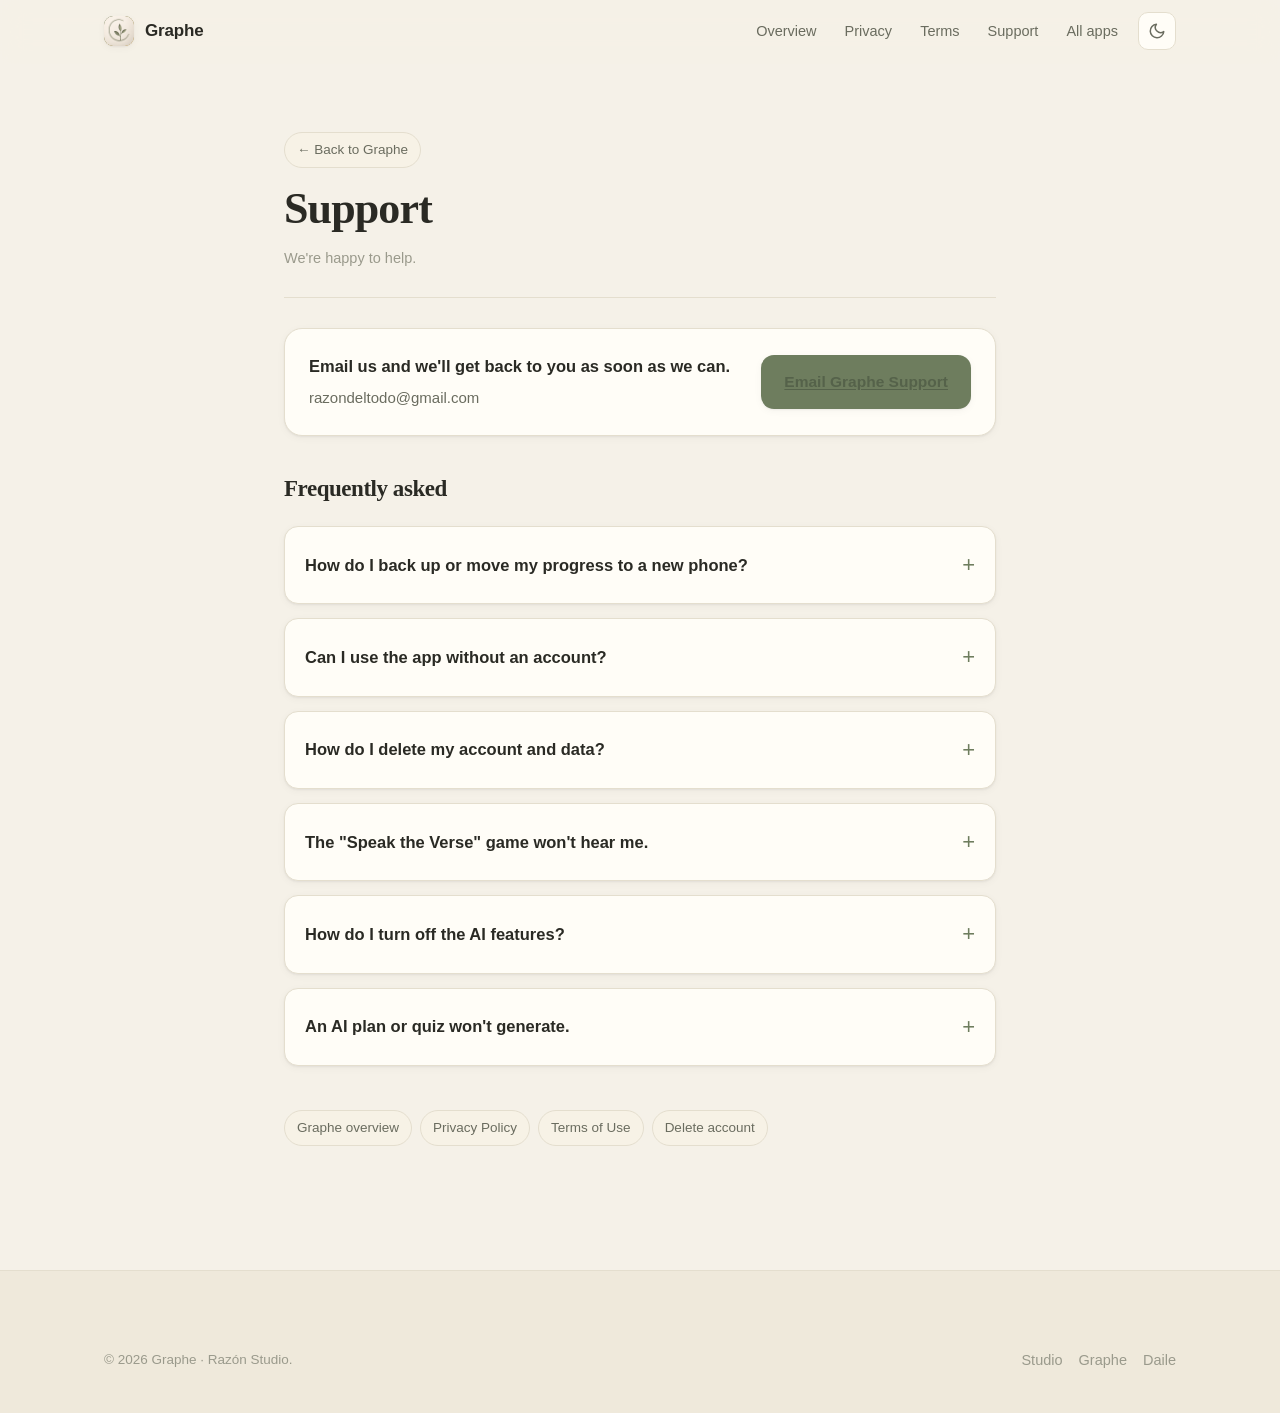
<file: support/index.html>
<!DOCTYPE html>
<html lang="en" data-app="graphe">
<head>
<meta charset="utf-8" />
<meta name="viewport" content="width=device-width, initial-scale=1" />
<title>Support — Graphe</title>
<meta name="description" content="Get help with the Graphe Bible-memorization app." />
<meta name="theme-color" content="#f5f1e8" media="(prefers-color-scheme: light)" />
<meta name="theme-color" content="#11130f" media="(prefers-color-scheme: dark)" />
<link rel="icon" href="../assets/favicon.png" type="image/png" />
<link rel="stylesheet" href="../styles.css" />
</head>
<body>

<header class="nav">
  <div class="wrap">
    <a class="brand" href="../graphe/" aria-label="Graphe — home">
      <span class="logo" aria-hidden="true"><img src="../assets/graphe-icon-256.png" alt="" width="30" height="30" /></span>
      <span class="wordmark">Graphe</span>
    </a>
    <div class="nav-right">
      <nav class="nav-links" id="nav-links">
        <a href="../graphe/">Overview</a>
        <a href="../privacy/">Privacy</a>
        <a href="../terms/">Terms</a>
        <a href="../support/">Support</a>
        <a href="../">All apps</a>
      </nav>
      <button class="icon-btn" data-theme-toggle aria-label="Toggle light or dark theme">
        <svg width="20" height="20" class="moon" viewBox="0 0 24 24" fill="none" stroke="currentColor" stroke-width="2" stroke-linecap="round" stroke-linejoin="round"><path d="M21 12.79A9 9 0 1 1 11.21 3 7 7 0 0 0 21 12.79z"/></svg>
        <svg width="20" height="20" class="sun" viewBox="0 0 24 24" fill="none" stroke="currentColor" stroke-width="2" stroke-linecap="round" stroke-linejoin="round"><circle cx="12" cy="12" r="4"/><path d="M12 2v2M12 20v2M4.9 4.9l1.4 1.4M17.7 17.7l1.4 1.4M2 12h2M20 12h2M4.9 19.1l1.4-1.4M17.7 6.3l1.4-1.4"/></svg>
      </button>
      <button class="icon-btn nav-toggle" aria-label="Open menu" aria-expanded="false" aria-controls="nav-links">
        <svg width="20" height="20" viewBox="0 0 24 24" fill="none" stroke="currentColor" stroke-width="2" stroke-linecap="round"><path d="M3 6h18M3 12h18M3 18h18"/></svg>
      </button>
    </div>
  </div>
</header>

<main class="doc">
  <div class="wrap narrow">
    <div class="doc-head">
      <div class="toc" style="margin-bottom:16px;"><a href="../graphe/">← Back to Graphe</a></div>
      <h1>Support</h1>
      <p class="updated">We're happy to help.</p>
    </div>
    <div class="doc-body">
      <div class="card" style="display:flex;flex-wrap:wrap;align-items:center;justify-content:space-between;gap:16px;">
        <div>
          <p style="margin:0;font-weight:650;">Email us and we'll get back to you as soon as we can.</p>
          <p style="margin:6px 0 0;color:var(--ink-muted);font-size:15px;">razondeltodo@gmail.com</p>
        </div>
        <a class="btn btn-primary" href="mailto:razondeltodo@gmail.com?subject=Graphe%20Support">Email Graphe Support</a>
      </div>

      <h2>Frequently asked</h2>
      <div class="faq">
        <details>
          <summary>How do I back up or move my progress to a new phone?</summary>
          <p>Create an account (Profile → sign in). Your plans, streaks, and progress sync to your account and restore automatically when you sign in on another device.</p>
        </details>
        <details>
          <summary>Can I use the app without an account?</summary>
          <p>Yes. Everything works offline as a guest; your data stays on your device.</p>
        </details>
        <details>
          <summary>How do I delete my account and data?</summary>
          <p>Go to <strong>Settings → Account → Delete account</strong>. This permanently erases your account and all associated data. It cannot be undone. See the <a href="../delete-account/">account-deletion page</a> for full details.</p>
        </details>
        <details>
          <summary>The "Speak the Verse" game won't hear me.</summary>
          <p>Make sure microphone and speech-recognition permission is granted in your device settings. You can also tap <strong>"I can't recite now"</strong> to type the verse instead.</p>
        </details>
        <details>
          <summary>How do I turn off the AI features?</summary>
          <p>Open <strong>Settings → AI</strong> and switch them off; all AI surfaces disappear from the app.</p>
        </details>
        <details>
          <summary>An AI plan or quiz won't generate.</summary>
          <p>This usually means a temporary network hiccup — try again in a moment. If it keeps failing, email us with your device model and language.</p>
        </details>
      </div>

      <nav class="toc" style="margin-top:44px;">
        <a href="../graphe/">Graphe overview</a>
        <a href="../privacy/">Privacy Policy</a>
        <a href="../terms/">Terms of Use</a>
        <a href="../delete-account/">Delete account</a>
      </nav>
    </div>
  </div>
</main>

<footer class="footer">
  <div class="wrap">
    <div class="footer-bottom" style="margin-top:0;border-top:none;">
      <span>© <span data-year>2026</span> Graphe · Razón Studio.</span>
      <span class="apps-mini"><a href="../">Studio</a><a href="../graphe/">Graphe</a><a href="../daile/">Daile</a></span>
    </div>
  </div>
</footer>

<script src="../site.js"></script>
</body>
</html>
</file>
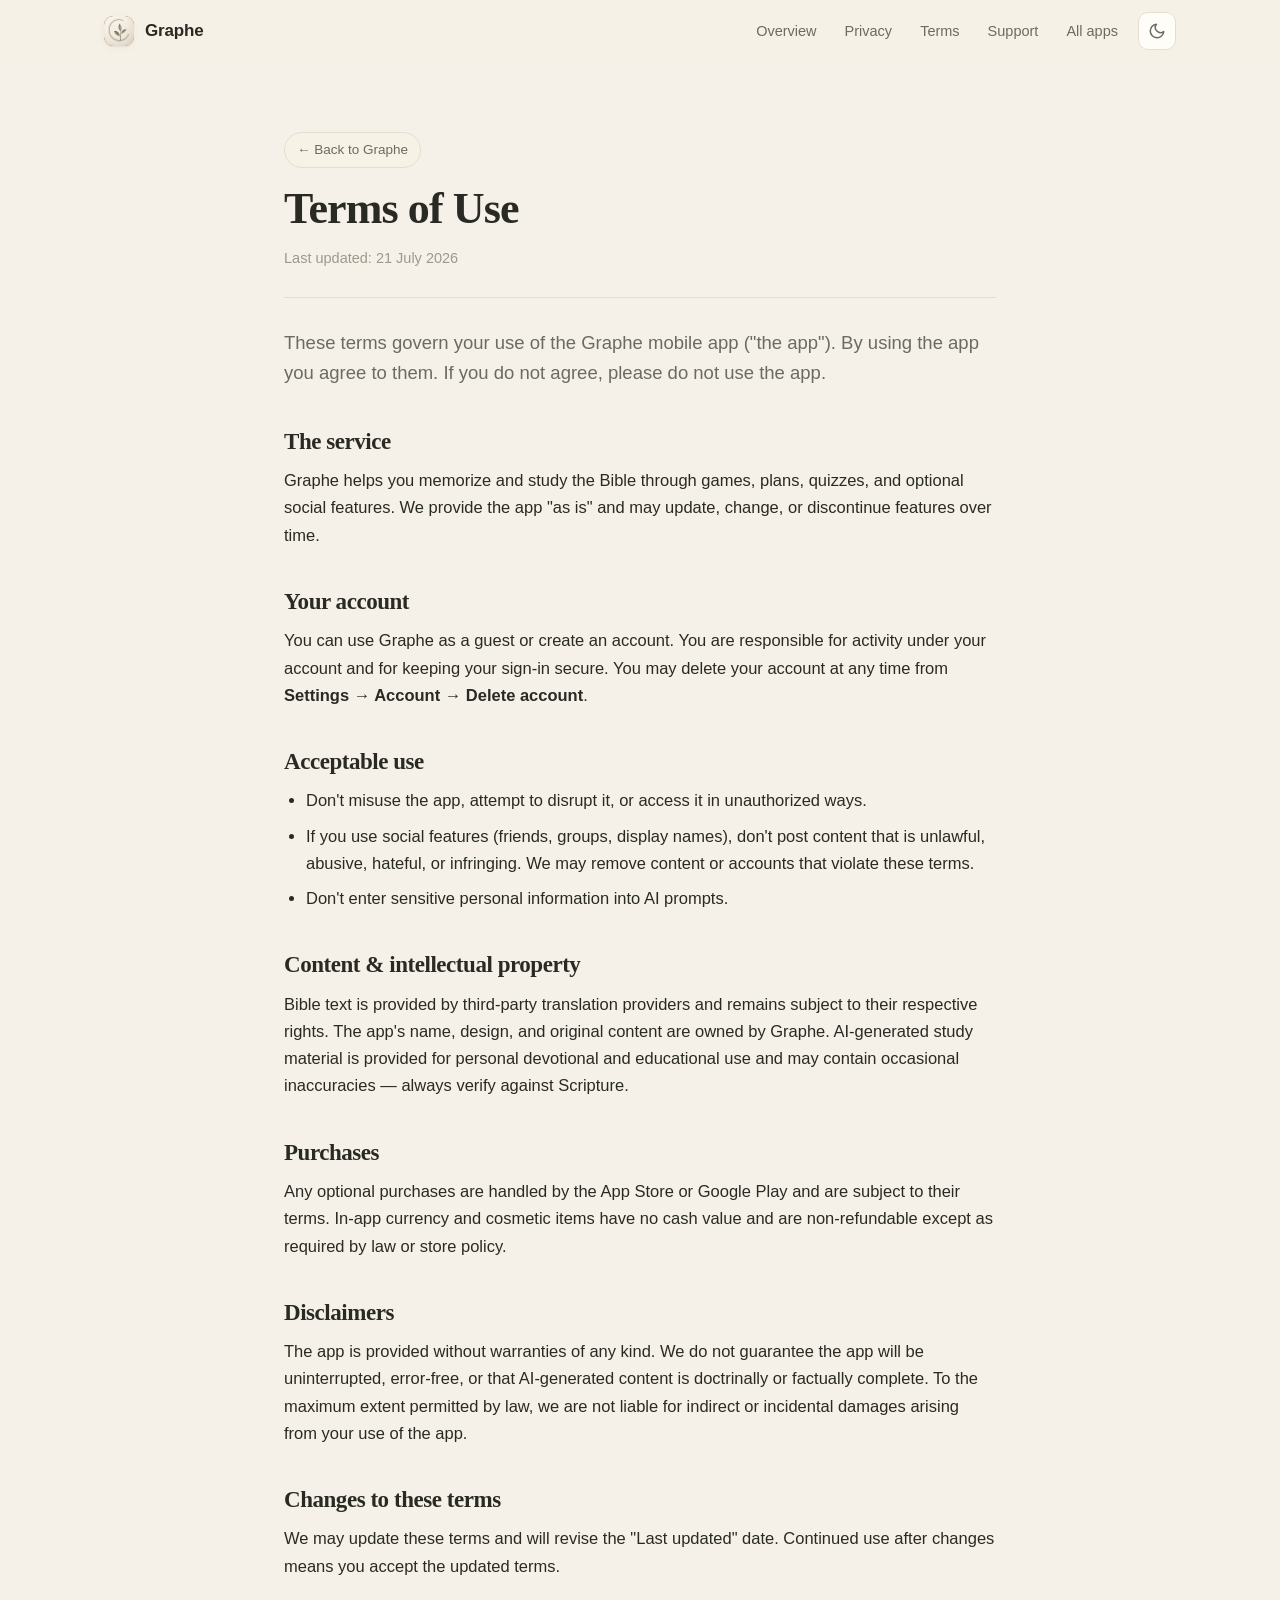
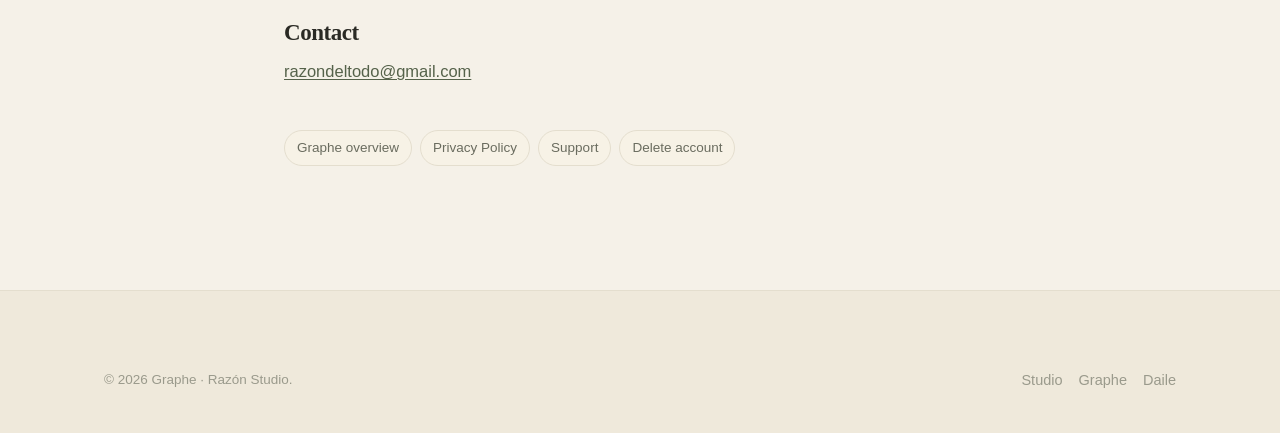
<file: terms/index.html>
<!DOCTYPE html>
<html lang="en" data-app="graphe">
<head>
<meta charset="utf-8" />
<meta name="viewport" content="width=device-width, initial-scale=1" />
<title>Terms of Use — Graphe</title>
<meta name="description" content="Terms of Use for the Graphe Bible-memorization app." />
<meta name="theme-color" content="#f5f1e8" media="(prefers-color-scheme: light)" />
<meta name="theme-color" content="#11130f" media="(prefers-color-scheme: dark)" />
<link rel="icon" href="../assets/favicon.png" type="image/png" />
<link rel="stylesheet" href="../styles.css" />
</head>
<body>

<header class="nav">
  <div class="wrap">
    <a class="brand" href="../graphe/" aria-label="Graphe — home">
      <span class="logo" aria-hidden="true"><img src="../assets/graphe-icon-256.png" alt="" width="30" height="30" /></span>
      <span class="wordmark">Graphe</span>
    </a>
    <div class="nav-right">
      <nav class="nav-links" id="nav-links">
        <a href="../graphe/">Overview</a>
        <a href="../privacy/">Privacy</a>
        <a href="../terms/">Terms</a>
        <a href="../support/">Support</a>
        <a href="../">All apps</a>
      </nav>
      <button class="icon-btn" data-theme-toggle aria-label="Toggle light or dark theme">
        <svg width="20" height="20" class="moon" viewBox="0 0 24 24" fill="none" stroke="currentColor" stroke-width="2" stroke-linecap="round" stroke-linejoin="round"><path d="M21 12.79A9 9 0 1 1 11.21 3 7 7 0 0 0 21 12.79z"/></svg>
        <svg width="20" height="20" class="sun" viewBox="0 0 24 24" fill="none" stroke="currentColor" stroke-width="2" stroke-linecap="round" stroke-linejoin="round"><circle cx="12" cy="12" r="4"/><path d="M12 2v2M12 20v2M4.9 4.9l1.4 1.4M17.7 17.7l1.4 1.4M2 12h2M20 12h2M4.9 19.1l1.4-1.4M17.7 6.3l1.4-1.4"/></svg>
      </button>
      <button class="icon-btn nav-toggle" aria-label="Open menu" aria-expanded="false" aria-controls="nav-links">
        <svg width="20" height="20" viewBox="0 0 24 24" fill="none" stroke="currentColor" stroke-width="2" stroke-linecap="round"><path d="M3 6h18M3 12h18M3 18h18"/></svg>
      </button>
    </div>
  </div>
</header>

<main class="doc">
  <div class="wrap narrow">
    <div class="doc-head">
      <div class="toc" style="margin-bottom:16px;"><a href="../graphe/">← Back to Graphe</a></div>
      <h1>Terms of Use</h1>
      <p class="updated">Last updated: 21 July 2026</p>
    </div>
    <div class="doc-body">
      <p class="lead">These terms govern your use of the Graphe mobile app ("the app"). By using the app you agree to them. If you do not agree, please do not use the app.</p>

      <h2>The service</h2>
      <p>Graphe helps you memorize and study the Bible through games, plans, quizzes, and optional social features. We provide the app "as is" and may update, change, or discontinue features over time.</p>

      <h2>Your account</h2>
      <p>You can use Graphe as a guest or create an account. You are responsible for activity under your account and for keeping your sign-in secure. You may delete your account at any time from <strong>Settings → Account → Delete account</strong>.</p>

      <h2>Acceptable use</h2>
      <ul>
        <li>Don't misuse the app, attempt to disrupt it, or access it in unauthorized ways.</li>
        <li>If you use social features (friends, groups, display names), don't post content that is unlawful, abusive, hateful, or infringing. We may remove content or accounts that violate these terms.</li>
        <li>Don't enter sensitive personal information into AI prompts.</li>
      </ul>

      <h2>Content &amp; intellectual property</h2>
      <p>Bible text is provided by third-party translation providers and remains subject to their respective rights. The app's name, design, and original content are owned by Graphe. AI-generated study material is provided for personal devotional and educational use and may contain occasional inaccuracies — always verify against Scripture.</p>

      <h2>Purchases</h2>
      <p>Any optional purchases are handled by the App Store or Google Play and are subject to their terms. In-app currency and cosmetic items have no cash value and are non-refundable except as required by law or store policy.</p>

      <h2>Disclaimers</h2>
      <p>The app is provided without warranties of any kind. We do not guarantee the app will be uninterrupted, error-free, or that AI-generated content is doctrinally or factually complete. To the maximum extent permitted by law, we are not liable for indirect or incidental damages arising from your use of the app.</p>

      <h2>Changes to these terms</h2>
      <p>We may update these terms and will revise the "Last updated" date. Continued use after changes means you accept the updated terms.</p>

      <h2>Contact</h2>
      <p><a href="mailto:razondeltodo@gmail.com">razondeltodo@gmail.com</a></p>

      <nav class="toc" style="margin-top:44px;">
        <a href="../graphe/">Graphe overview</a>
        <a href="../privacy/">Privacy Policy</a>
        <a href="../support/">Support</a>
        <a href="../delete-account/">Delete account</a>
      </nav>
    </div>
  </div>
</main>

<footer class="footer">
  <div class="wrap">
    <div class="footer-bottom" style="margin-top:0;border-top:none;">
      <span>© <span data-year>2026</span> Graphe · Razón Studio.</span>
      <span class="apps-mini"><a href="../">Studio</a><a href="../graphe/">Graphe</a><a href="../daile/">Daile</a></span>
    </div>
  </div>
</footer>

<script src="../site.js"></script>
</body>
</html>
</file>
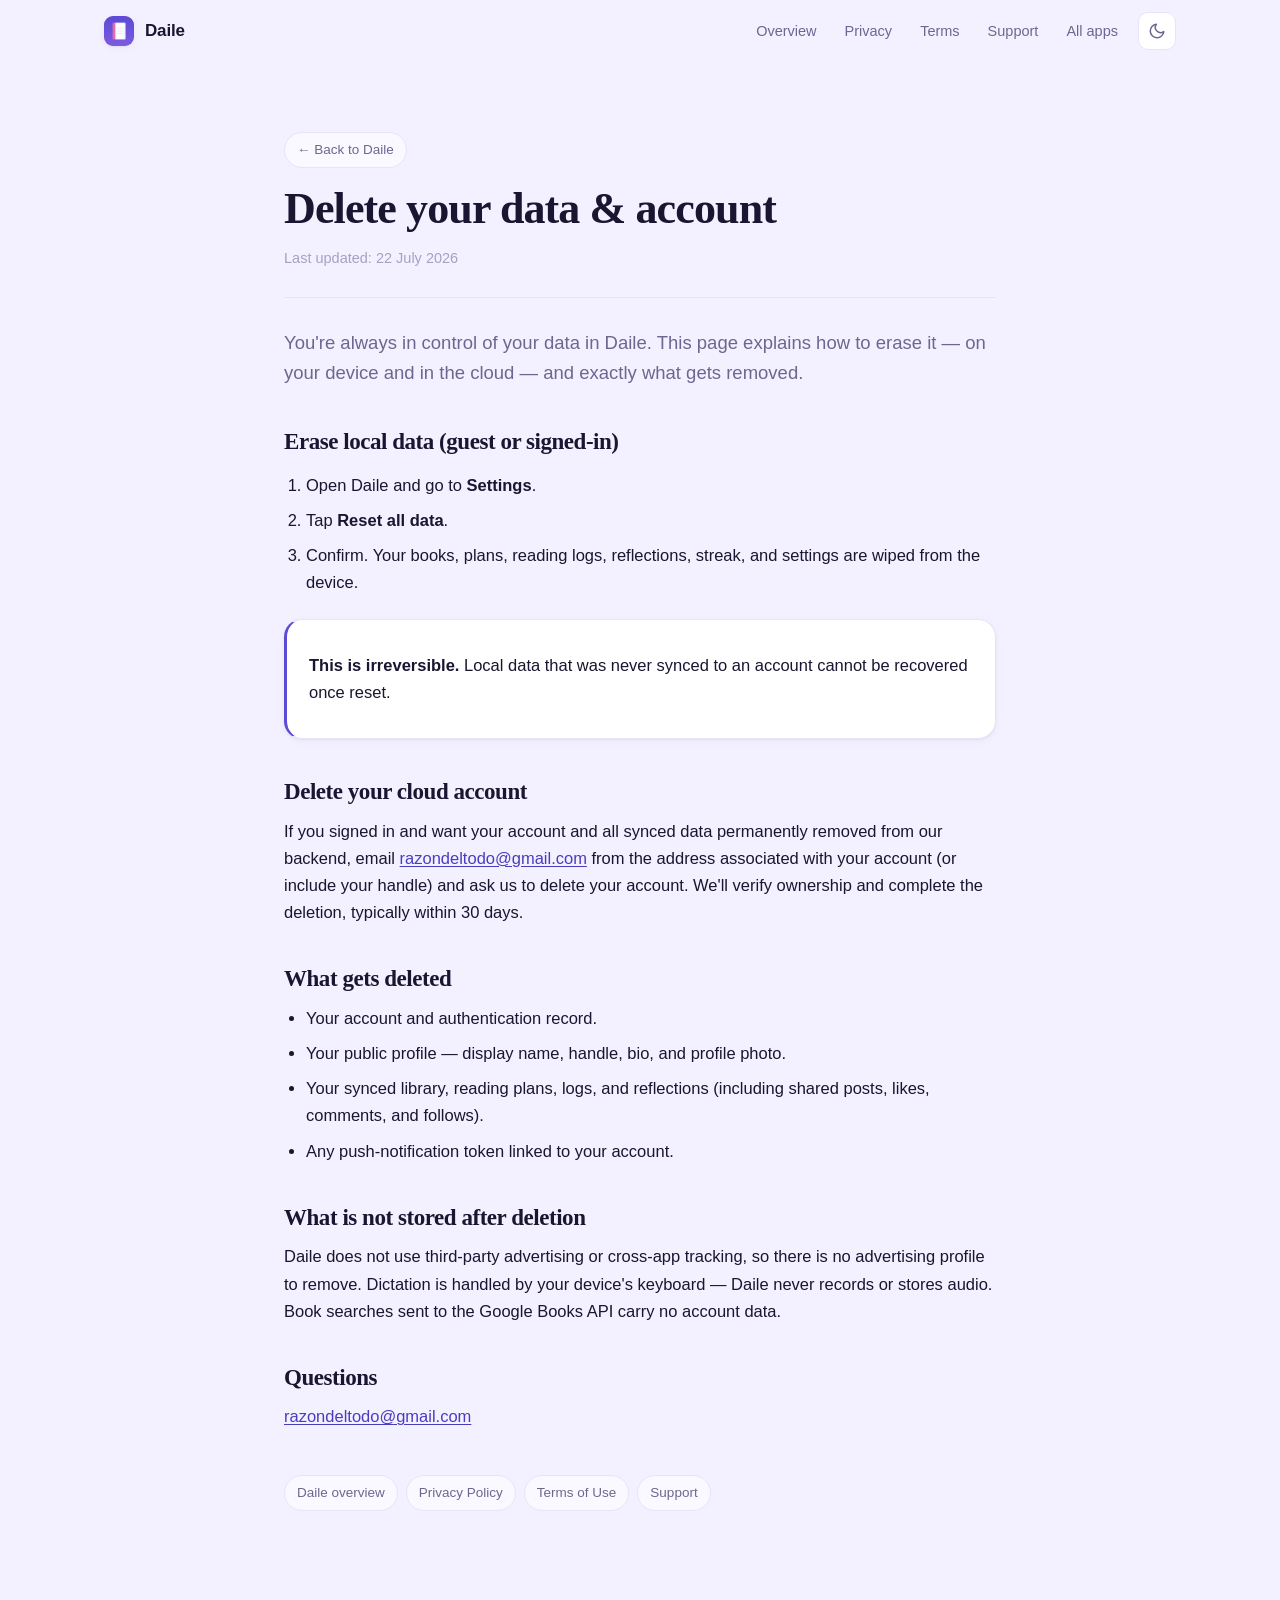
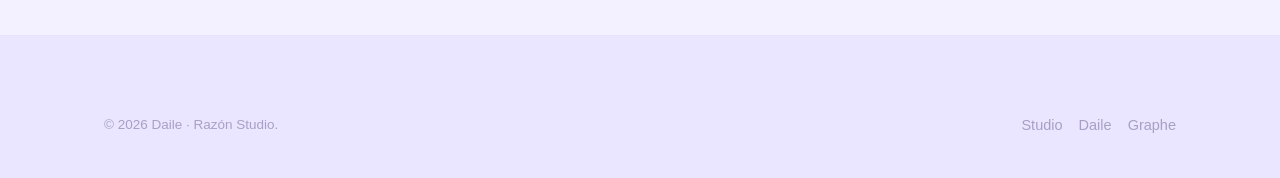
<file: daile/delete-account/index.html>
<!DOCTYPE html>
<html lang="en" data-app="daile">
<head>
<meta charset="utf-8" />
<meta name="viewport" content="width=device-width, initial-scale=1" />
<title>Delete your account — Daile</title>
<meta name="description" content="How to permanently delete your Daile data and account." />
<meta name="theme-color" content="#f3f1ff" media="(prefers-color-scheme: light)" />
<meta name="theme-color" content="#100e1c" media="(prefers-color-scheme: dark)" />
<link rel="icon" href="../../assets/favicon.png" type="image/png" />
<link rel="stylesheet" href="../../styles.css" />
</head>
<body>

<header class="nav">
  <div class="wrap">
    <a class="brand" href="../" aria-label="Daile — home">
      <span class="logo" aria-hidden="true"><img src="../../assets/daile-icon-256.png" alt="" width="30" height="30" /></span>
      <span class="wordmark">Daile</span>
    </a>
    <div class="nav-right">
      <nav class="nav-links" id="nav-links">
        <a href="../">Overview</a>
        <a href="../privacy/">Privacy</a>
        <a href="../terms/">Terms</a>
        <a href="../support/">Support</a>
        <a href="../../">All apps</a>
      </nav>
      <button class="icon-btn" data-theme-toggle aria-label="Toggle light or dark theme">
        <svg width="20" height="20" class="moon" viewBox="0 0 24 24" fill="none" stroke="currentColor" stroke-width="2" stroke-linecap="round" stroke-linejoin="round"><path d="M21 12.79A9 9 0 1 1 11.21 3 7 7 0 0 0 21 12.79z"/></svg>
        <svg width="20" height="20" class="sun" viewBox="0 0 24 24" fill="none" stroke="currentColor" stroke-width="2" stroke-linecap="round" stroke-linejoin="round"><circle cx="12" cy="12" r="4"/><path d="M12 2v2M12 20v2M4.9 4.9l1.4 1.4M17.7 17.7l1.4 1.4M2 12h2M20 12h2M4.9 19.1l1.4-1.4M17.7 6.3l1.4-1.4"/></svg>
      </button>
      <button class="icon-btn nav-toggle" aria-label="Open menu" aria-expanded="false" aria-controls="nav-links">
        <svg width="20" height="20" viewBox="0 0 24 24" fill="none" stroke="currentColor" stroke-width="2" stroke-linecap="round"><path d="M3 6h18M3 12h18M3 18h18"/></svg>
      </button>
    </div>
  </div>
</header>

<main class="doc">
  <div class="wrap narrow">
    <div class="doc-head">
      <div class="toc" style="margin-bottom:16px;"><a href="../">← Back to Daile</a></div>
      <h1>Delete your data &amp; account</h1>
      <p class="updated">Last updated: 22 July 2026</p>
    </div>
    <div class="doc-body">
      <p class="lead">You're always in control of your data in Daile. This page explains how to erase it — on your device and in the cloud — and exactly what gets removed.</p>

      <h2>Erase local data (guest or signed-in)</h2>
      <ol style="padding-left:22px;">
        <li style="margin:8px 0;">Open Daile and go to <strong>Settings</strong>.</li>
        <li style="margin:8px 0;">Tap <strong>Reset all data</strong>.</li>
        <li style="margin:8px 0;">Confirm. Your books, plans, reading logs, reflections, streak, and settings are wiped from the device.</li>
      </ol>
      <div class="callout">
        <p><strong>This is irreversible.</strong> Local data that was never synced to an account cannot be recovered once reset.</p>
      </div>

      <h2>Delete your cloud account</h2>
      <p>If you signed in and want your account and all synced data permanently removed from our backend, email <a href="mailto:razondeltodo@gmail.com?subject=Daile%20account%20deletion%20request">razondeltodo@gmail.com</a> from the address associated with your account (or include your handle) and ask us to delete your account. We'll verify ownership and complete the deletion, typically within 30 days.</p>

      <h2>What gets deleted</h2>
      <ul>
        <li>Your account and authentication record.</li>
        <li>Your public profile — display name, handle, bio, and profile photo.</li>
        <li>Your synced library, reading plans, logs, and reflections (including shared posts, likes, comments, and follows).</li>
        <li>Any push-notification token linked to your account.</li>
      </ul>

      <h2>What is not stored after deletion</h2>
      <p>Daile does not use third-party advertising or cross-app tracking, so there is no advertising profile to remove. Dictation is handled by your device's keyboard — Daile never records or stores audio. Book searches sent to the Google Books API carry no account data.</p>

      <h2>Questions</h2>
      <p><a href="mailto:razondeltodo@gmail.com">razondeltodo@gmail.com</a></p>

      <nav class="toc" style="margin-top:44px;">
        <a href="../">Daile overview</a>
        <a href="../privacy/">Privacy Policy</a>
        <a href="../terms/">Terms of Use</a>
        <a href="../support/">Support</a>
      </nav>
    </div>
  </div>
</main>

<footer class="footer">
  <div class="wrap">
    <div class="footer-bottom" style="margin-top:0;border-top:none;">
      <span>© <span data-year>2026</span> Daile · Razón Studio.</span>
      <span class="apps-mini"><a href="../../">Studio</a><a href="../">Daile</a><a href="../../graphe/">Graphe</a></span>
    </div>
  </div>
</footer>

<script src="../../site.js"></script>
</body>
</html>
</file>
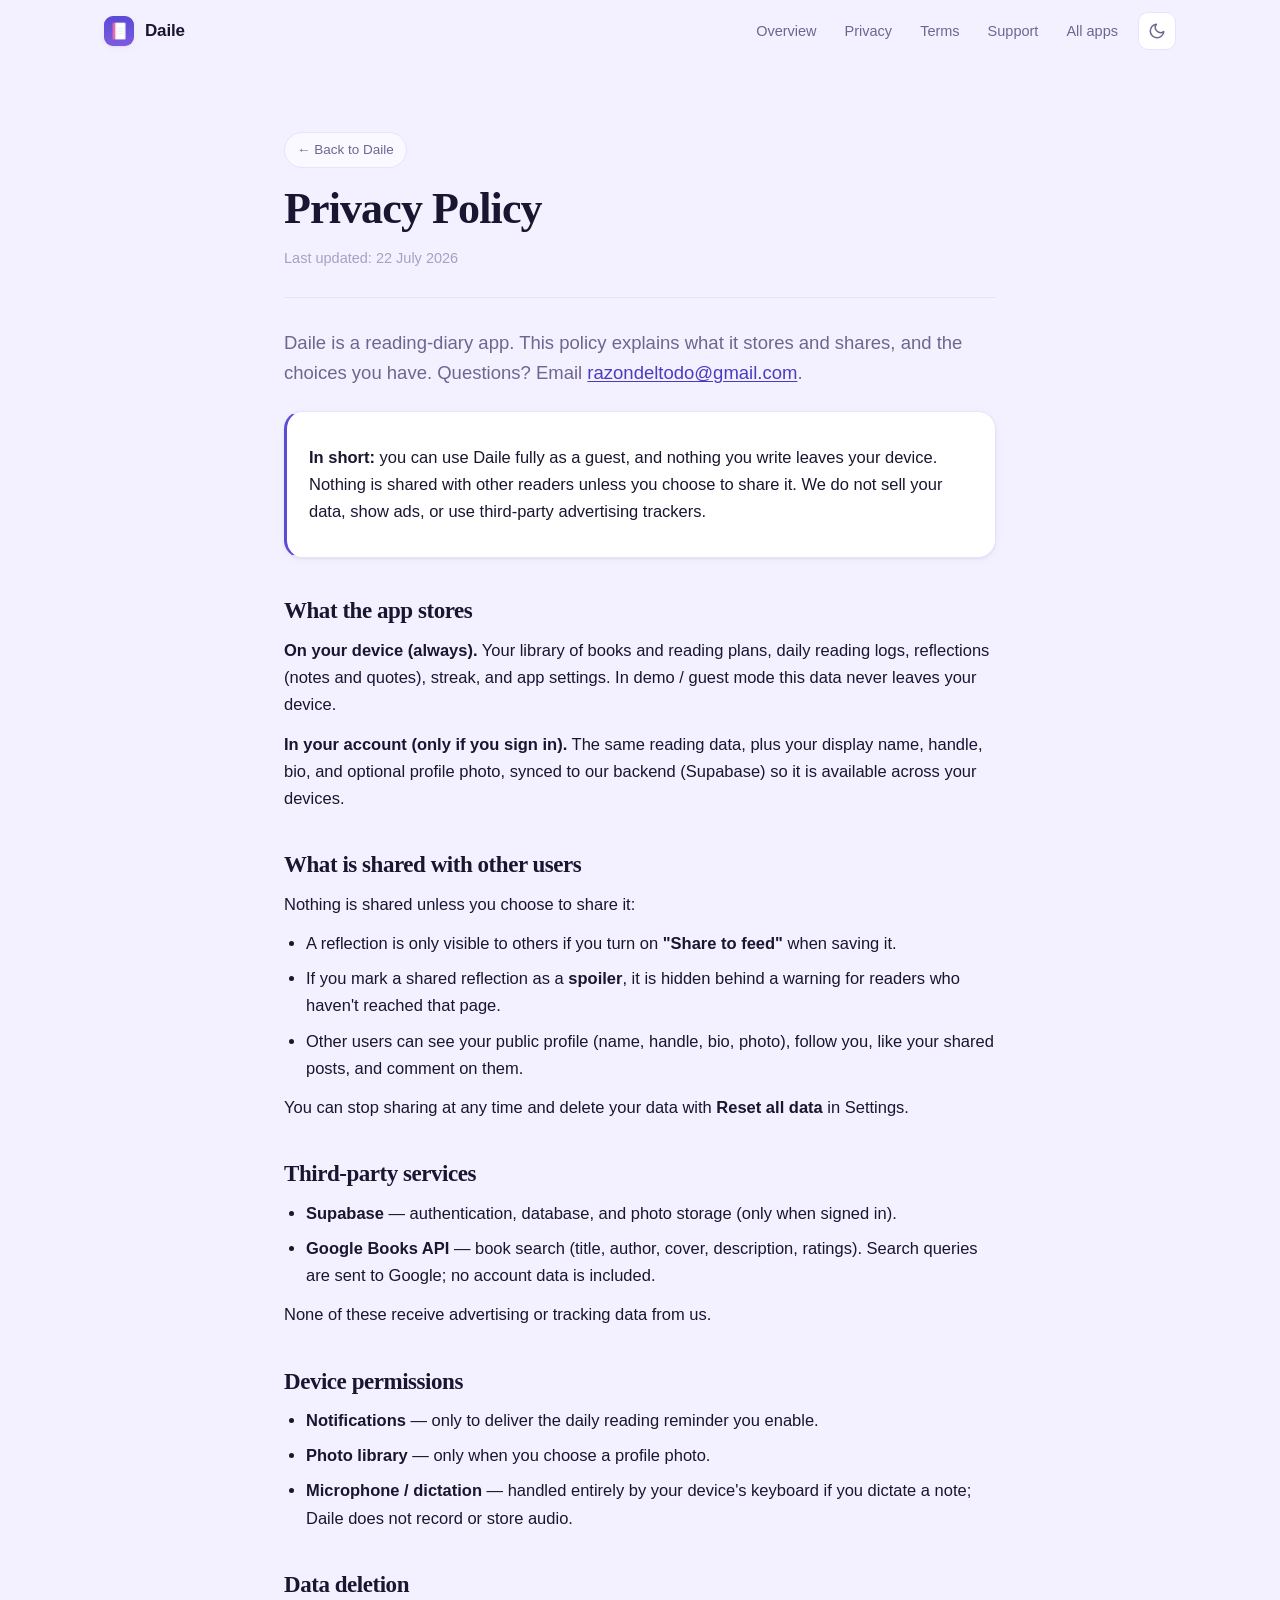
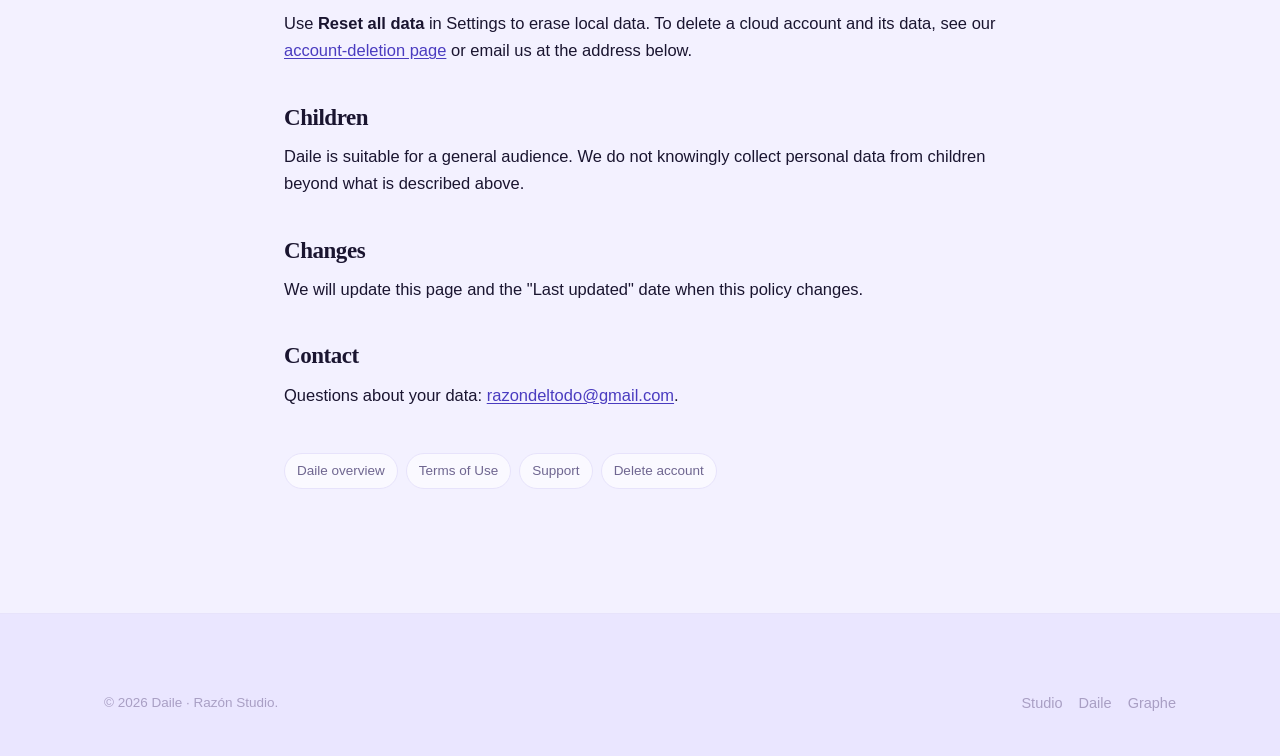
<file: daile/privacy/index.html>
<!DOCTYPE html>
<html lang="en" data-app="daile">
<head>
<meta charset="utf-8" />
<meta name="viewport" content="width=device-width, initial-scale=1" />
<title>Privacy Policy — Daile</title>
<meta name="description" content="How the Daile reading-diary app handles your data." />
<meta name="theme-color" content="#f3f1ff" media="(prefers-color-scheme: light)" />
<meta name="theme-color" content="#100e1c" media="(prefers-color-scheme: dark)" />
<link rel="icon" href="../../assets/favicon.png" type="image/png" />
<link rel="stylesheet" href="../../styles.css" />
</head>
<body>

<header class="nav">
  <div class="wrap">
    <a class="brand" href="../" aria-label="Daile — home">
      <span class="logo" aria-hidden="true"><img src="../../assets/daile-icon-256.png" alt="" width="30" height="30" /></span>
      <span class="wordmark">Daile</span>
    </a>
    <div class="nav-right">
      <nav class="nav-links" id="nav-links">
        <a href="../">Overview</a>
        <a href="../privacy/">Privacy</a>
        <a href="../terms/">Terms</a>
        <a href="../support/">Support</a>
        <a href="../../">All apps</a>
      </nav>
      <button class="icon-btn" data-theme-toggle aria-label="Toggle light or dark theme">
        <svg width="20" height="20" class="moon" viewBox="0 0 24 24" fill="none" stroke="currentColor" stroke-width="2" stroke-linecap="round" stroke-linejoin="round"><path d="M21 12.79A9 9 0 1 1 11.21 3 7 7 0 0 0 21 12.79z"/></svg>
        <svg width="20" height="20" class="sun" viewBox="0 0 24 24" fill="none" stroke="currentColor" stroke-width="2" stroke-linecap="round" stroke-linejoin="round"><circle cx="12" cy="12" r="4"/><path d="M12 2v2M12 20v2M4.9 4.9l1.4 1.4M17.7 17.7l1.4 1.4M2 12h2M20 12h2M4.9 19.1l1.4-1.4M17.7 6.3l1.4-1.4"/></svg>
      </button>
      <button class="icon-btn nav-toggle" aria-label="Open menu" aria-expanded="false" aria-controls="nav-links">
        <svg width="20" height="20" viewBox="0 0 24 24" fill="none" stroke="currentColor" stroke-width="2" stroke-linecap="round"><path d="M3 6h18M3 12h18M3 18h18"/></svg>
      </button>
    </div>
  </div>
</header>

<main class="doc">
  <div class="wrap narrow">
    <div class="doc-head">
      <div class="toc" style="margin-bottom:16px;"><a href="../">← Back to Daile</a></div>
      <h1>Privacy Policy</h1>
      <p class="updated">Last updated: 22 July 2026</p>
    </div>
    <div class="doc-body">
      <p class="lead">Daile is a reading-diary app. This policy explains what it stores and shares, and the choices you have. Questions? Email <a href="mailto:razondeltodo@gmail.com">razondeltodo@gmail.com</a>.</p>

      <div class="callout">
        <p><strong>In short:</strong> you can use Daile fully as a guest, and nothing you write leaves your device. Nothing is shared with other readers unless you choose to share it. We do not sell your data, show ads, or use third-party advertising trackers.</p>
      </div>

      <h2>What the app stores</h2>
      <p><strong>On your device (always).</strong> Your library of books and reading plans, daily reading logs, reflections (notes and quotes), streak, and app settings. In demo / guest mode this data never leaves your device.</p>
      <p><strong>In your account (only if you sign in).</strong> The same reading data, plus your display name, handle, bio, and optional profile photo, synced to our backend (Supabase) so it is available across your devices.</p>

      <h2>What is shared with other users</h2>
      <p>Nothing is shared unless you choose to share it:</p>
      <ul>
        <li>A reflection is only visible to others if you turn on <strong>"Share to feed"</strong> when saving it.</li>
        <li>If you mark a shared reflection as a <strong>spoiler</strong>, it is hidden behind a warning for readers who haven't reached that page.</li>
        <li>Other users can see your public profile (name, handle, bio, photo), follow you, like your shared posts, and comment on them.</li>
      </ul>
      <p>You can stop sharing at any time and delete your data with <strong>Reset all data</strong> in Settings.</p>

      <h2>Third-party services</h2>
      <ul>
        <li><strong>Supabase</strong> — authentication, database, and photo storage (only when signed in).</li>
        <li><strong>Google Books API</strong> — book search (title, author, cover, description, ratings). Search queries are sent to Google; no account data is included.</li>
      </ul>
      <p>None of these receive advertising or tracking data from us.</p>

      <h2>Device permissions</h2>
      <ul>
        <li><strong>Notifications</strong> — only to deliver the daily reading reminder you enable.</li>
        <li><strong>Photo library</strong> — only when you choose a profile photo.</li>
        <li><strong>Microphone / dictation</strong> — handled entirely by your device's keyboard if you dictate a note; Daile does not record or store audio.</li>
      </ul>

      <h2>Data deletion</h2>
      <p>Use <strong>Reset all data</strong> in Settings to erase local data. To delete a cloud account and its data, see our <a href="../delete-account/">account-deletion page</a> or email us at the address below.</p>

      <h2>Children</h2>
      <p>Daile is suitable for a general audience. We do not knowingly collect personal data from children beyond what is described above.</p>

      <h2>Changes</h2>
      <p>We will update this page and the "Last updated" date when this policy changes.</p>

      <h2>Contact</h2>
      <p>Questions about your data: <a href="mailto:razondeltodo@gmail.com">razondeltodo@gmail.com</a>.</p>

      <nav class="toc" style="margin-top:44px;">
        <a href="../">Daile overview</a>
        <a href="../terms/">Terms of Use</a>
        <a href="../support/">Support</a>
        <a href="../delete-account/">Delete account</a>
      </nav>
    </div>
  </div>
</main>

<footer class="footer">
  <div class="wrap">
    <div class="footer-bottom" style="margin-top:0;border-top:none;">
      <span>© <span data-year>2026</span> Daile · Razón Studio.</span>
      <span class="apps-mini"><a href="../../">Studio</a><a href="../">Daile</a><a href="../../graphe/">Graphe</a></span>
    </div>
  </div>
</footer>

<script src="../../site.js"></script>
</body>
</html>
</file>
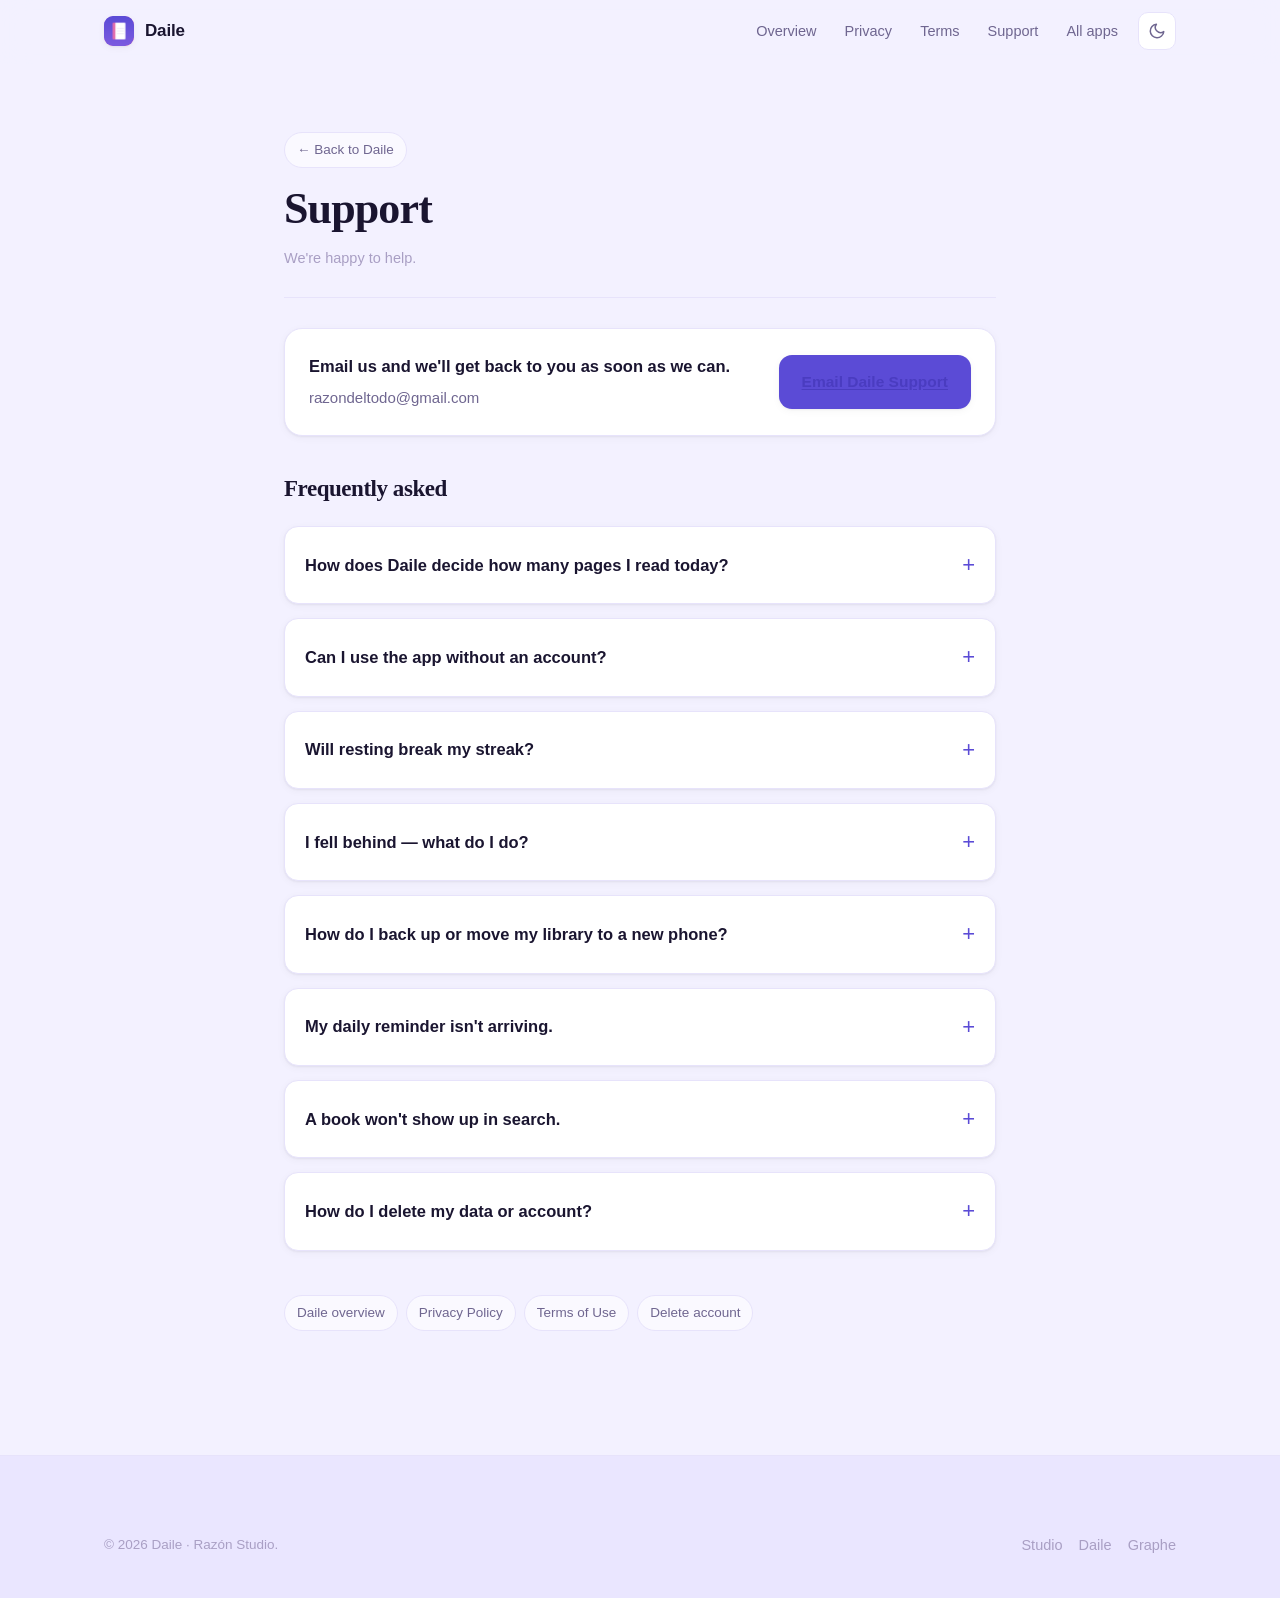
<file: daile/support/index.html>
<!DOCTYPE html>
<html lang="en" data-app="daile">
<head>
<meta charset="utf-8" />
<meta name="viewport" content="width=device-width, initial-scale=1" />
<title>Support — Daile</title>
<meta name="description" content="Get help with the Daile reading-diary app." />
<meta name="theme-color" content="#f3f1ff" media="(prefers-color-scheme: light)" />
<meta name="theme-color" content="#100e1c" media="(prefers-color-scheme: dark)" />
<link rel="icon" href="../../assets/favicon.png" type="image/png" />
<link rel="stylesheet" href="../../styles.css" />
</head>
<body>

<header class="nav">
  <div class="wrap">
    <a class="brand" href="../" aria-label="Daile — home">
      <span class="logo" aria-hidden="true"><img src="../../assets/daile-icon-256.png" alt="" width="30" height="30" /></span>
      <span class="wordmark">Daile</span>
    </a>
    <div class="nav-right">
      <nav class="nav-links" id="nav-links">
        <a href="../">Overview</a>
        <a href="../privacy/">Privacy</a>
        <a href="../terms/">Terms</a>
        <a href="../support/">Support</a>
        <a href="../../">All apps</a>
      </nav>
      <button class="icon-btn" data-theme-toggle aria-label="Toggle light or dark theme">
        <svg width="20" height="20" class="moon" viewBox="0 0 24 24" fill="none" stroke="currentColor" stroke-width="2" stroke-linecap="round" stroke-linejoin="round"><path d="M21 12.79A9 9 0 1 1 11.21 3 7 7 0 0 0 21 12.79z"/></svg>
        <svg width="20" height="20" class="sun" viewBox="0 0 24 24" fill="none" stroke="currentColor" stroke-width="2" stroke-linecap="round" stroke-linejoin="round"><circle cx="12" cy="12" r="4"/><path d="M12 2v2M12 20v2M4.9 4.9l1.4 1.4M17.7 17.7l1.4 1.4M2 12h2M20 12h2M4.9 19.1l1.4-1.4M17.7 6.3l1.4-1.4"/></svg>
      </button>
      <button class="icon-btn nav-toggle" aria-label="Open menu" aria-expanded="false" aria-controls="nav-links">
        <svg width="20" height="20" viewBox="0 0 24 24" fill="none" stroke="currentColor" stroke-width="2" stroke-linecap="round"><path d="M3 6h18M3 12h18M3 18h18"/></svg>
      </button>
    </div>
  </div>
</header>

<main class="doc">
  <div class="wrap narrow">
    <div class="doc-head">
      <div class="toc" style="margin-bottom:16px;"><a href="../">← Back to Daile</a></div>
      <h1>Support</h1>
      <p class="updated">We're happy to help.</p>
    </div>
    <div class="doc-body">
      <div class="card" style="display:flex;flex-wrap:wrap;align-items:center;justify-content:space-between;gap:16px;">
        <div>
          <p style="margin:0;font-weight:650;">Email us and we'll get back to you as soon as we can.</p>
          <p style="margin:6px 0 0;color:var(--ink-muted);font-size:15px;">razondeltodo@gmail.com</p>
        </div>
        <a class="btn btn-primary" href="mailto:razondeltodo@gmail.com?subject=Daile%20Support">Email Daile Support</a>
      </div>

      <h2>Frequently asked</h2>
      <div class="faq">
        <details>
          <summary>How does Daile decide how many pages I read today?</summary>
          <p>You set a target finish date, the weekdays you read, and your pace. Daile paces the <em>remaining</em> pages across your reading days, recomputing every time you open the app — so a big day lowers tomorrow's goal and a skipped day nudges it up, always aiming at your target date.</p>
        </details>
        <details>
          <summary>Can I use the app without an account?</summary>
          <p>Yes. In guest mode everything works offline and your data stays on your device. Sign in only if you want to sync across devices and use the reading feed.</p>
        </details>
        <details>
          <summary>Will resting break my streak?</summary>
          <p>No. Pick your reading weekdays and rest days are first-class: you'll see a calm "Rest day 🌙" card, the daily reminder won't fire, and your streak is safe. Reading ahead on a rest day counts as a bonus.</p>
        </details>
        <details>
          <summary>I fell behind — what do I do?</summary>
          <p>Use <strong>Replan</strong>. It logs what you managed and instantly re-paces the remaining pages, keeping your streak and your target date.</p>
        </details>
        <details>
          <summary>How do I back up or move my library to a new phone?</summary>
          <p>Sign in (Profile → sign in). Your books, plans, logs, and reflections sync to your account and restore when you sign in on another device.</p>
        </details>
        <details>
          <summary>My daily reminder isn't arriving.</summary>
          <p>Make sure notifications are enabled for Daile in your device settings, and that a reminder time is set in <strong>Settings</strong>. Remember the reminder only fires on your chosen reading days — not on rest days.</p>
        </details>
        <details>
          <summary>A book won't show up in search.</summary>
          <p>Search uses the Google Books API. Try the title plus author, or the ISBN. If it still doesn't appear, that title may not be in Google's catalogue — email us and we'll help.</p>
        </details>
        <details>
          <summary>How do I delete my data or account?</summary>
          <p>Use <strong>Reset all data</strong> in Settings to erase local data, or see the <a href="../delete-account/">account-deletion page</a> to remove your cloud account and everything in it.</p>
        </details>
      </div>

      <nav class="toc" style="margin-top:44px;">
        <a href="../">Daile overview</a>
        <a href="../privacy/">Privacy Policy</a>
        <a href="../terms/">Terms of Use</a>
        <a href="../delete-account/">Delete account</a>
      </nav>
    </div>
  </div>
</main>

<footer class="footer">
  <div class="wrap">
    <div class="footer-bottom" style="margin-top:0;border-top:none;">
      <span>© <span data-year>2026</span> Daile · Razón Studio.</span>
      <span class="apps-mini"><a href="../../">Studio</a><a href="../">Daile</a><a href="../../graphe/">Graphe</a></span>
    </div>
  </div>
</footer>

<script src="../../site.js"></script>
</body>
</html>
</file>
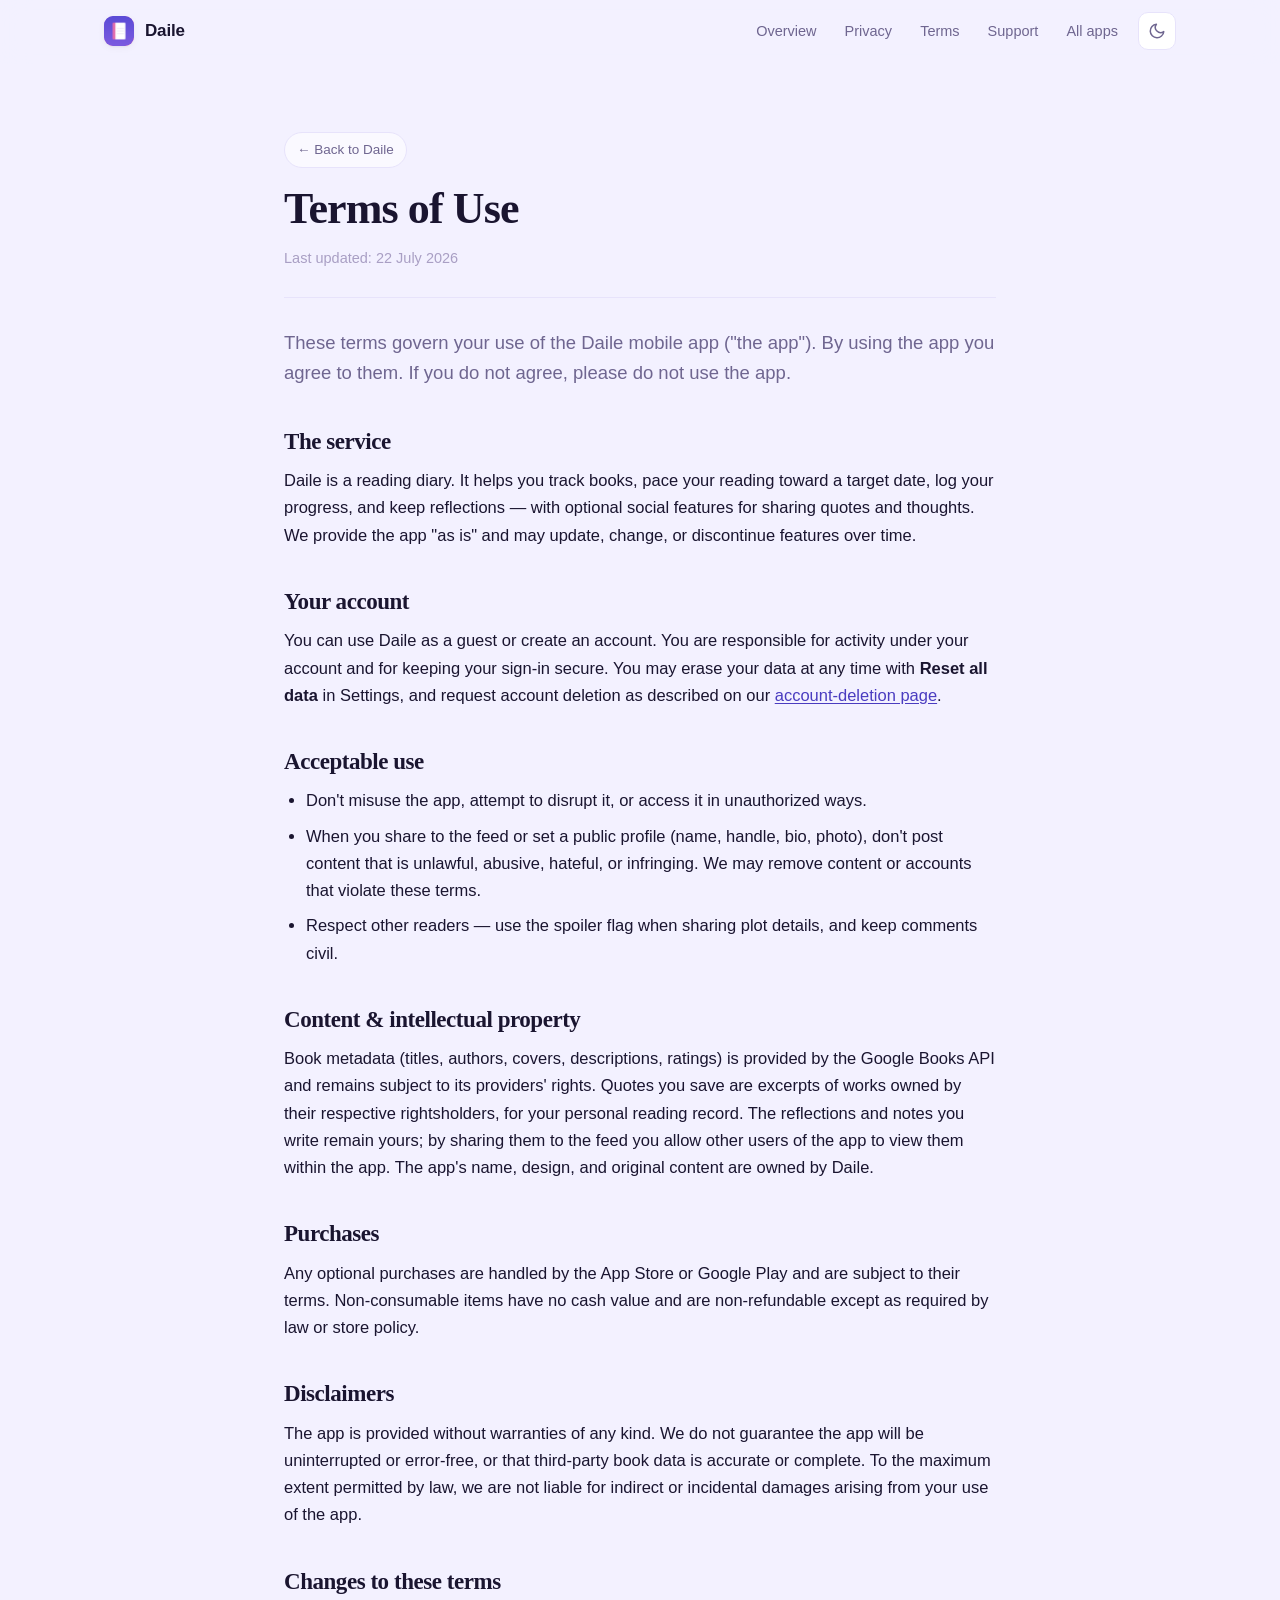
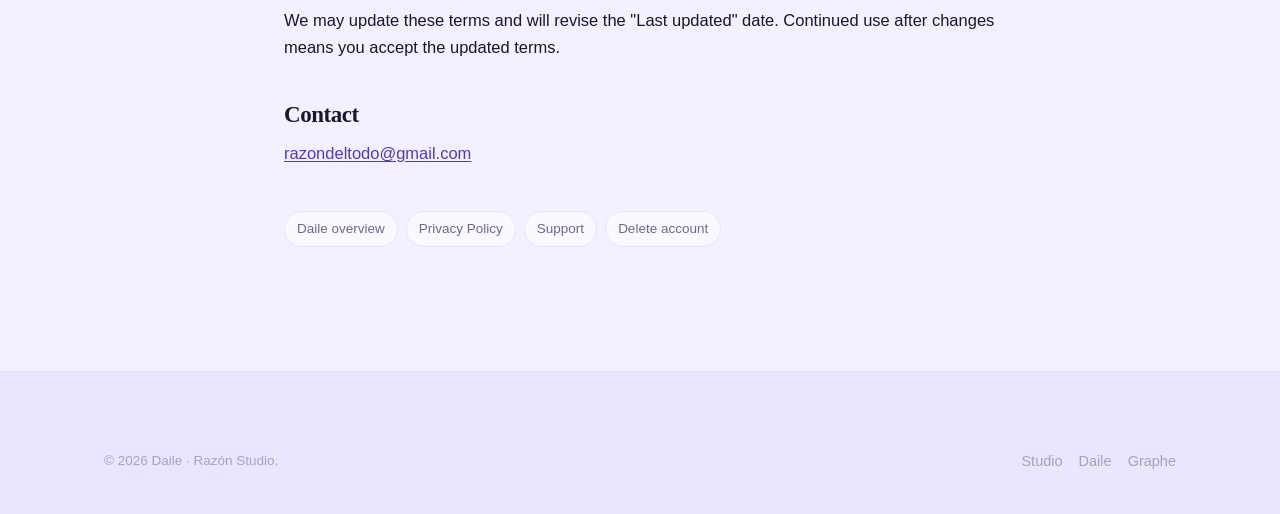
<file: daile/terms/index.html>
<!DOCTYPE html>
<html lang="en" data-app="daile">
<head>
<meta charset="utf-8" />
<meta name="viewport" content="width=device-width, initial-scale=1" />
<title>Terms of Use — Daile</title>
<meta name="description" content="Terms of Use for the Daile reading-diary app." />
<meta name="theme-color" content="#f3f1ff" media="(prefers-color-scheme: light)" />
<meta name="theme-color" content="#100e1c" media="(prefers-color-scheme: dark)" />
<link rel="icon" href="../../assets/favicon.png" type="image/png" />
<link rel="stylesheet" href="../../styles.css" />
</head>
<body>

<header class="nav">
  <div class="wrap">
    <a class="brand" href="../" aria-label="Daile — home">
      <span class="logo" aria-hidden="true"><img src="../../assets/daile-icon-256.png" alt="" width="30" height="30" /></span>
      <span class="wordmark">Daile</span>
    </a>
    <div class="nav-right">
      <nav class="nav-links" id="nav-links">
        <a href="../">Overview</a>
        <a href="../privacy/">Privacy</a>
        <a href="../terms/">Terms</a>
        <a href="../support/">Support</a>
        <a href="../../">All apps</a>
      </nav>
      <button class="icon-btn" data-theme-toggle aria-label="Toggle light or dark theme">
        <svg width="20" height="20" class="moon" viewBox="0 0 24 24" fill="none" stroke="currentColor" stroke-width="2" stroke-linecap="round" stroke-linejoin="round"><path d="M21 12.79A9 9 0 1 1 11.21 3 7 7 0 0 0 21 12.79z"/></svg>
        <svg width="20" height="20" class="sun" viewBox="0 0 24 24" fill="none" stroke="currentColor" stroke-width="2" stroke-linecap="round" stroke-linejoin="round"><circle cx="12" cy="12" r="4"/><path d="M12 2v2M12 20v2M4.9 4.9l1.4 1.4M17.7 17.7l1.4 1.4M2 12h2M20 12h2M4.9 19.1l1.4-1.4M17.7 6.3l1.4-1.4"/></svg>
      </button>
      <button class="icon-btn nav-toggle" aria-label="Open menu" aria-expanded="false" aria-controls="nav-links">
        <svg width="20" height="20" viewBox="0 0 24 24" fill="none" stroke="currentColor" stroke-width="2" stroke-linecap="round"><path d="M3 6h18M3 12h18M3 18h18"/></svg>
      </button>
    </div>
  </div>
</header>

<main class="doc">
  <div class="wrap narrow">
    <div class="doc-head">
      <div class="toc" style="margin-bottom:16px;"><a href="../">← Back to Daile</a></div>
      <h1>Terms of Use</h1>
      <p class="updated">Last updated: 22 July 2026</p>
    </div>
    <div class="doc-body">
      <p class="lead">These terms govern your use of the Daile mobile app ("the app"). By using the app you agree to them. If you do not agree, please do not use the app.</p>

      <h2>The service</h2>
      <p>Daile is a reading diary. It helps you track books, pace your reading toward a target date, log your progress, and keep reflections — with optional social features for sharing quotes and thoughts. We provide the app "as is" and may update, change, or discontinue features over time.</p>

      <h2>Your account</h2>
      <p>You can use Daile as a guest or create an account. You are responsible for activity under your account and for keeping your sign-in secure. You may erase your data at any time with <strong>Reset all data</strong> in Settings, and request account deletion as described on our <a href="../delete-account/">account-deletion page</a>.</p>

      <h2>Acceptable use</h2>
      <ul>
        <li>Don't misuse the app, attempt to disrupt it, or access it in unauthorized ways.</li>
        <li>When you share to the feed or set a public profile (name, handle, bio, photo), don't post content that is unlawful, abusive, hateful, or infringing. We may remove content or accounts that violate these terms.</li>
        <li>Respect other readers — use the spoiler flag when sharing plot details, and keep comments civil.</li>
      </ul>

      <h2>Content &amp; intellectual property</h2>
      <p>Book metadata (titles, authors, covers, descriptions, ratings) is provided by the Google Books API and remains subject to its providers' rights. Quotes you save are excerpts of works owned by their respective rightsholders, for your personal reading record. The reflections and notes you write remain yours; by sharing them to the feed you allow other users of the app to view them within the app. The app's name, design, and original content are owned by Daile.</p>

      <h2>Purchases</h2>
      <p>Any optional purchases are handled by the App Store or Google Play and are subject to their terms. Non-consumable items have no cash value and are non-refundable except as required by law or store policy.</p>

      <h2>Disclaimers</h2>
      <p>The app is provided without warranties of any kind. We do not guarantee the app will be uninterrupted or error-free, or that third-party book data is accurate or complete. To the maximum extent permitted by law, we are not liable for indirect or incidental damages arising from your use of the app.</p>

      <h2>Changes to these terms</h2>
      <p>We may update these terms and will revise the "Last updated" date. Continued use after changes means you accept the updated terms.</p>

      <h2>Contact</h2>
      <p><a href="mailto:razondeltodo@gmail.com">razondeltodo@gmail.com</a></p>

      <nav class="toc" style="margin-top:44px;">
        <a href="../">Daile overview</a>
        <a href="../privacy/">Privacy Policy</a>
        <a href="../support/">Support</a>
        <a href="../delete-account/">Delete account</a>
      </nav>
    </div>
  </div>
</main>

<footer class="footer">
  <div class="wrap">
    <div class="footer-bottom" style="margin-top:0;border-top:none;">
      <span>© <span data-year>2026</span> Daile · Razón Studio.</span>
      <span class="apps-mini"><a href="../../">Studio</a><a href="../">Daile</a><a href="../../graphe/">Graphe</a></span>
    </div>
  </div>
</footer>

<script src="../../site.js"></script>
</body>
</html>
</file>
<file: styles.css>
/* =========================================================================
   Studio site — shared design system
   Self-contained: no external fonts, scripts, or assets required.
   Powers the studio landing plus the Graphe and Daile app + legal pages.

   Theming model
   -------------
   • Neutral studio palette lives on :root (light) with a shared dark set.
   • Per-app identity is applied with <html data-app="graphe|daile">, which
     overrides surfaces + accent while inheriting the same components.
   • Colour scheme follows the OS by default and can be forced with
     <html data-theme="light|dark"> (the header toggle sets this).
   ========================================================================= */

/* ----------------------------------------------------------------- Tokens */
:root {
  --font-sans: -apple-system, BlinkMacSystemFont, "Segoe UI", Roboto, Helvetica, Arial, "Apple Color Emoji", sans-serif;
  --font-serif: "Iowan Old Style", "Palatino Linotype", Palatino, Georgia, "Times New Roman", serif;

  /* neutral studio — light */
  --bg: #f6f5f2;
  --bg-2: #efede8;
  --surface: #ffffff;
  --surface-2: #faf9f6;
  --ink: #1c1c22;
  --ink-muted: #5f5f6b;
  --ink-faint: #9797a3;
  --border: #e6e4dd;
  --border-strong: #d8d5cb;

  --accent: #4f5170;
  --accent-strong: #3a3c56;
  --accent-soft: rgba(79, 81, 112, 0.10);
  --on-accent: #ffffff;

  /* aurora — blends both apps (green · violet · pink) */
  --aura-1: #86a06f;
  --aura-2: #6a5be0;
  --aura-3: #e36fae;

  --maxw: 1120px;
  --radius: 18px;
  --radius-lg: 26px;
  --radius-sm: 12px;
  --shadow-sm: 0 1px 2px rgba(20, 20, 30, 0.05), 0 2px 8px rgba(20, 20, 30, 0.04);
  --shadow: 0 6px 20px rgba(20, 20, 30, 0.07), 0 2px 6px rgba(20, 20, 30, 0.05);
  --shadow-lg: 0 24px 60px rgba(20, 20, 30, 0.14), 0 6px 18px rgba(20, 20, 30, 0.08);
  --ease: cubic-bezier(0.22, 1, 0.36, 1);
  --nav-h: 64px;
}

/* Graphe — calm cream + sage (light) */
:root[data-app="graphe"] {
  --bg: #f5f1e8;
  --bg-2: #efe9db;
  --surface: #fffdf7;
  --surface-2: #f7f2e6;
  --ink: #2a2a24;
  --ink-muted: #6a6c5f;
  --ink-faint: #9a9a8c;
  --border: #e4dece;
  --border-strong: #d6cfb9;
  --accent: #6e7d5e;
  --accent-strong: #55624a;
  --accent-soft: rgba(110, 125, 94, 0.12);
  --on-accent: #ffffff;
  --aura-1: #94a484;
  --aura-2: #6e7d5e;
  --aura-3: #c19a54;
}

/* Daile — lavender + violet/pink (light) */
:root[data-app="daile"] {
  --bg: #f3f1ff;
  --bg-2: #eae6ff;
  --surface: #ffffff;
  --surface-2: #faf9ff;
  --ink: #1a1530;
  --ink-muted: #6f6690;
  --ink-faint: #a99fc4;
  --border: #e7e3fb;
  --border-strong: #dad3f4;
  --accent: #5b4bd6;
  --accent-strong: #4a3cc0;
  --accent-soft: rgba(91, 75, 214, 0.10);
  --on-accent: #ffffff;
  --aura-1: #5b4bd6;
  --aura-2: #7d5be0;
  --aura-3: #e36fae;
}

/* --------------------------------------------------------------- Dark set */
@media (prefers-color-scheme: dark) {
  :root:not([data-theme="light"]) {
    --bg: #0e0f13;
    --bg-2: #14151b;
    --surface: #16181f;
    --surface-2: #1c1e27;
    --ink: #ecebe4;
    --ink-muted: #a4a3af;
    --ink-faint: #6f6e7a;
    --border: #262832;
    --border-strong: #343745;
    --accent: #9a9cd6;
    --accent-strong: #b3b5e6;
    --accent-soft: rgba(154, 156, 214, 0.14);
    --on-accent: #14151b;
    --shadow-sm: 0 1px 2px rgba(0, 0, 0, 0.4);
    --shadow: 0 8px 24px rgba(0, 0, 0, 0.45);
    --shadow-lg: 0 30px 70px rgba(0, 0, 0, 0.6);
  }
  :root[data-app="graphe"]:not([data-theme="light"]) {
    --bg: #11130f;
    --bg-2: #171a13;
    --surface: #191c16;
    --surface-2: #1f231a;
    --ink: #ece9dd;
    --ink-muted: #9a9c8c;
    --ink-faint: #6c6f60;
    --border: #2a2e22;
    --border-strong: #3a3f2f;
    --accent: #9cad8a;
    --accent-strong: #b6c6a3;
    --accent-soft: rgba(156, 173, 138, 0.14);
    --on-accent: #14160f;
  }
  :root[data-app="daile"]:not([data-theme="light"]) {
    --bg: #100e1c;
    --bg-2: #171429;
    --surface: #191627;
    --surface-2: #1f1b33;
    --ink: #ece9f7;
    --ink-muted: #9a92b8;
    --ink-faint: #6b6488;
    --border: #2a2640;
    --border-strong: #383152;
    --accent: #9184f0;
    --accent-strong: #a89cf5;
    --accent-soft: rgba(145, 132, 240, 0.16);
    --on-accent: #131024;
  }
}

/* Forced dark (toggle) — mirrors the media block */
:root[data-theme="dark"] {
  --bg: #0e0f13; --bg-2: #14151b; --surface: #16181f; --surface-2: #1c1e27;
  --ink: #ecebe4; --ink-muted: #a4a3af; --ink-faint: #6f6e7a;
  --border: #262832; --border-strong: #343745;
  --accent: #9a9cd6; --accent-strong: #b3b5e6; --accent-soft: rgba(154, 156, 214, 0.14); --on-accent: #14151b;
  --shadow-sm: 0 1px 2px rgba(0, 0, 0, 0.4);
  --shadow: 0 8px 24px rgba(0, 0, 0, 0.45);
  --shadow-lg: 0 30px 70px rgba(0, 0, 0, 0.6);
}
:root[data-app="graphe"][data-theme="dark"] {
  --bg: #11130f; --bg-2: #171a13; --surface: #191c16; --surface-2: #1f231a;
  --ink: #ece9dd; --ink-muted: #9a9c8c; --ink-faint: #6c6f60;
  --border: #2a2e22; --border-strong: #3a3f2f;
  --accent: #9cad8a; --accent-strong: #b6c6a3; --accent-soft: rgba(156, 173, 138, 0.14); --on-accent: #14160f;
}
:root[data-app="daile"][data-theme="dark"] {
  --bg: #100e1c; --bg-2: #171429; --surface: #191627; --surface-2: #1f1b33;
  --ink: #ece9f7; --ink-muted: #9a92b8; --ink-faint: #6b6488;
  --border: #2a2640; --border-strong: #383152;
  --accent: #9184f0; --accent-strong: #a89cf5; --accent-soft: rgba(145, 132, 240, 0.16); --on-accent: #131024;
}

/* ------------------------------------------------------------------ Reset */
* { box-sizing: border-box; }
html {
  -webkit-text-size-adjust: 100%;
  scroll-behavior: smooth;
  scroll-padding-top: calc(var(--nav-h) + 16px);
}
body {
  margin: 0;
  background: var(--bg);
  color: var(--ink);
  font-family: var(--font-sans);
  font-size: 17px;
  line-height: 1.65;
  -webkit-font-smoothing: antialiased;
  text-rendering: optimizeLegibility;
  overflow-x: hidden;
}
img { max-width: 100%; display: block; }
a { color: var(--accent-strong); text-underline-offset: 2px; }
h1, h2, h3, h4 { line-height: 1.15; letter-spacing: -0.02em; margin: 0; }
::selection { background: var(--accent-soft); }

.wrap { width: 100%; max-width: var(--maxw); margin: 0 auto; padding: 0 24px; }
.narrow { max-width: 760px; }

/* --------------------------------------------------------------- Nav bar  */
.nav {
  position: sticky; top: 0; z-index: 50;
  height: var(--nav-h);
  display: flex; align-items: center;
  background: color-mix(in srgb, var(--bg) 78%, transparent);
  backdrop-filter: saturate(160%) blur(14px);
  -webkit-backdrop-filter: saturate(160%) blur(14px);
  border-bottom: 1px solid transparent;
  transition: border-color 0.3s var(--ease), background 0.3s var(--ease);
}
.nav.scrolled { border-bottom-color: var(--border); }
.nav .wrap { display: flex; align-items: center; justify-content: space-between; gap: 16px; }
.brand { display: inline-flex; align-items: center; gap: 11px; text-decoration: none; color: var(--ink); font-weight: 600; }
.brand .logo {
  width: 30px; height: 30px; border-radius: 9px; flex: none;
  display: grid; place-items: center; color: var(--on-accent);
  background: linear-gradient(135deg, var(--aura-2), var(--aura-3));
  font-family: var(--font-serif); font-weight: 700; font-size: 17px; overflow: hidden;
  box-shadow: var(--shadow-sm);
}
.brand .logo img { width: 100%; height: 100%; border-radius: inherit; }
.brand .wordmark { font-size: 17px; letter-spacing: -0.01em; }
.brand .wordmark small { color: var(--ink-faint); font-weight: 500; }

.nav-right { display: flex; align-items: center; gap: 8px; }
.nav-links { display: flex; align-items: center; gap: 4px; }
.nav-links a {
  color: var(--ink-muted); text-decoration: none; font-size: 14.5px; font-weight: 500;
  padding: 8px 12px; border-radius: 9px; transition: color 0.2s, background 0.2s;
}
.nav-links a:hover { color: var(--ink); background: var(--accent-soft); }
.nav-links a.cta { color: var(--on-accent); background: var(--accent); margin-left: 6px; }
.nav-links a.cta:hover { background: var(--accent-strong); color: var(--on-accent); }

.icon-btn {
  width: 38px; height: 38px; flex: none; border: 1px solid var(--border);
  background: var(--surface); color: var(--ink-muted); border-radius: 10px;
  display: grid; place-items: center; cursor: pointer; padding: 0;
  transition: color 0.2s, border-color 0.2s, transform 0.2s;
}
.icon-btn:hover { color: var(--ink); border-color: var(--border-strong); }
.icon-btn:active { transform: scale(0.94); }
.icon-btn svg { width: 18px; height: 18px; }
/* Sun/moon visibility follows resolved theme */
.icon-btn .sun { display: none; } .icon-btn .moon { display: block; }
@media (prefers-color-scheme: dark) {
  :root:not([data-theme]) .icon-btn .moon { display: none; }
  :root:not([data-theme]) .icon-btn .sun { display: block; }
}
:root[data-theme="dark"] .icon-btn .moon { display: none; }
:root[data-theme="dark"] .icon-btn .sun { display: block; }
:root[data-theme="light"] .icon-btn .sun { display: none; }
:root[data-theme="light"] .icon-btn .moon { display: block; }

.nav-toggle { display: none; }

/* ---------------------------------------------------------------- Buttons */
.btn {
  display: inline-flex; align-items: center; gap: 9px;
  font: inherit; font-weight: 600; font-size: 15.5px;
  padding: 13px 22px; border-radius: 13px; border: 1px solid transparent;
  text-decoration: none; cursor: pointer; white-space: nowrap;
  transition: transform 0.2s var(--ease), background 0.2s, border-color 0.2s, box-shadow 0.2s;
}
.btn:active { transform: translateY(1px); }
.btn-primary { background: var(--accent); color: var(--on-accent); box-shadow: var(--shadow-sm); }
.btn-primary:hover { background: var(--accent-strong); box-shadow: var(--shadow); transform: translateY(-1px); }
.btn-ghost { background: var(--surface); color: var(--ink); border-color: var(--border-strong); }
.btn-ghost:hover { border-color: var(--accent); color: var(--accent-strong); transform: translateY(-1px); }
.btn-arrow svg { width: 15px; height: 15px; transition: transform 0.25s var(--ease); }
.btn:hover .btn-arrow svg, a.arrow:hover svg { transform: translateX(3px); }

/* store badges */
.stores { display: flex; flex-wrap: wrap; gap: 12px; }
.store-badge {
  display: inline-flex; align-items: center; gap: 11px;
  padding: 11px 18px; border-radius: 13px; text-decoration: none;
  background: var(--ink); color: var(--bg); border: 1px solid var(--ink);
}
.store-badge.soft { background: var(--surface); color: var(--ink); border-color: var(--border-strong); }
.store-badge svg { width: 22px; height: 22px; flex: none; }
.store-badge .txt { display: flex; flex-direction: column; line-height: 1.1; text-align: left; }
.store-badge .txt small { font-size: 10.5px; opacity: 0.72; letter-spacing: 0.02em; }
.store-badge .txt span { font-size: 15px; font-weight: 600; letter-spacing: -0.01em; }
.store-note { font-size: 13.5px; color: var(--ink-faint); margin-top: 12px; }

/* official store badges */
.app-badge { display: inline-flex; border-radius: 8px; transition: transform 0.2s var(--ease), box-shadow 0.2s var(--ease); }
.app-badge img { height: 50px; width: auto; display: block; border-radius: 8px; }
.app-badge:hover { transform: translateY(-2px); box-shadow: var(--shadow); }
.app-badge:focus-visible { outline: 2px solid var(--accent); outline-offset: 3px; }

/* ------------------------------------------------------------------- Hero */
.hero { position: relative; padding: clamp(56px, 11vw, 116px) 0 clamp(48px, 8vw, 84px); overflow: hidden; }
.aurora { position: absolute; inset: -20% -10% auto; height: 620px; pointer-events: none; z-index: 0; filter: blur(60px); opacity: 0.5; }
.aurora span { position: absolute; border-radius: 50%; display: block; }
.aurora .b1 { width: 460px; height: 460px; left: 4%; top: -60px; background: radial-gradient(circle at 30% 30%, var(--aura-1), transparent 62%); }
.aurora .b2 { width: 520px; height: 520px; left: 40%; top: -120px; background: radial-gradient(circle at 50% 40%, var(--aura-2), transparent 62%); }
.aurora .b3 { width: 440px; height: 440px; right: 2%; top: -40px; background: radial-gradient(circle at 60% 40%, var(--aura-3), transparent 62%); }
@media (prefers-color-scheme: dark) { :root:not([data-theme="light"]) .aurora { opacity: 0.32; } }
:root[data-theme="dark"] .aurora { opacity: 0.32; }
.hero .wrap { position: relative; z-index: 1; }

.back-link {
  display: inline-flex; align-items: center; gap: 6px;
  font-size: 14px; font-weight: 600; color: var(--ink-muted); text-decoration: none;
  margin-bottom: 20px; padding: 7px 14px 7px 11px; border: 1px solid var(--border);
  border-radius: 999px; background: var(--surface);
  transition: color 0.2s, border-color 0.2s, transform 0.2s var(--ease);
}
.back-link:hover { color: var(--accent-strong); border-color: var(--accent); transform: translateX(-2px); }
.back-link svg { width: 15px; height: 15px; }

.eyebrow {
  display: inline-flex; align-items: center; gap: 8px;
  font-size: 13px; font-weight: 600; letter-spacing: 0.04em; text-transform: uppercase;
  color: var(--accent-strong); background: var(--accent-soft);
  padding: 6px 13px; border-radius: 999px; margin-bottom: 22px;
}
.eyebrow .dot { width: 6px; height: 6px; border-radius: 50%; background: var(--accent); }

.hero h1 {
  font-family: var(--font-serif); font-weight: 600;
  font-size: clamp(40px, 7vw, 74px); letter-spacing: -0.03em; max-width: 15ch;
}
.hero .lead { font-size: clamp(17px, 2.4vw, 21px); color: var(--ink-muted); max-width: 60ch; margin: 22px 0 0; }
.hero-actions { display: flex; flex-wrap: wrap; gap: 14px; margin-top: 34px; align-items: center; }

.grad-text {
  background: linear-gradient(105deg, var(--aura-2), var(--aura-3) 60%, var(--aura-1));
  -webkit-background-clip: text; background-clip: text; color: transparent;
}

/* --------------------------------------------------------------- Sections */
.section { padding: clamp(56px, 9vw, 104px) 0; }
.section.alt { background: var(--bg-2); }
.section-head { max-width: 60ch; margin-bottom: 44px; }
.section-head.center { margin-left: auto; margin-right: auto; text-align: center; }
.section-head .kicker { font-size: 13px; font-weight: 700; letter-spacing: 0.08em; text-transform: uppercase; color: var(--accent); margin-bottom: 14px; }
.section-head h2 { font-family: var(--font-serif); font-weight: 600; font-size: clamp(28px, 4.4vw, 44px); }
.section-head p { color: var(--ink-muted); font-size: 18px; margin: 16px 0 0; }

/* ------------------------------------------------------------- App cards  */
.app-grid { display: grid; grid-template-columns: repeat(2, 1fr); gap: 24px; }
.app-card {
  --c1: var(--aura-1); --c2: var(--aura-2); --c3: var(--aura-3);
  position: relative; display: flex; flex-direction: column;
  background: var(--surface); border: 1px solid var(--border);
  border-radius: var(--radius-lg); padding: 30px; text-decoration: none; color: inherit;
  overflow: hidden; box-shadow: var(--shadow-sm);
  transition: transform 0.35s var(--ease), box-shadow 0.35s var(--ease), border-color 0.35s var(--ease);
}
.app-card::before { content: ""; position: absolute; inset: 0 0 auto; height: 4px; background: linear-gradient(90deg, var(--c1), var(--c2), var(--c3)); }
.app-card:hover { transform: translateY(-6px); box-shadow: var(--shadow-lg); border-color: var(--border-strong); }
.app-card .glow { position: absolute; width: 260px; height: 260px; right: -70px; top: -70px; border-radius: 50%; background: radial-gradient(circle, var(--c2), transparent 65%); opacity: 0.16; filter: blur(20px); transition: opacity 0.35s var(--ease); }
.app-card:hover .glow { opacity: 0.32; }
.app-card .app-icon { width: 74px; height: 74px; border-radius: 20px; flex: none; box-shadow: var(--shadow); position: relative; z-index: 1; }
.app-card .app-head { display: flex; align-items: center; gap: 8px; margin: 22px 0 4px; }
.app-card h3 { font-family: var(--font-serif); font-weight: 600; font-size: 27px; }
.app-card .tag { font-size: 12px; font-weight: 600; color: var(--accent-strong); background: var(--accent-soft); padding: 3px 9px; border-radius: 999px; }
.app-card .role { color: var(--ink-faint); font-size: 14px; font-weight: 500; margin: 0 0 12px; }
.app-card p.desc { color: var(--ink-muted); margin: 0; font-size: 15.5px; flex: 1; }
.app-card .meta { display: flex; flex-wrap: wrap; gap: 8px; margin: 20px 0 22px; }
.app-card .chip { font-size: 12.5px; color: var(--ink-muted); background: var(--surface-2); border: 1px solid var(--border); padding: 5px 11px; border-radius: 999px; }
.app-card .go { display: inline-flex; align-items: center; gap: 7px; font-weight: 600; color: var(--accent-strong); font-size: 15px; }
.app-card .go svg { width: 15px; height: 15px; transition: transform 0.25s var(--ease); }
.app-card:hover .go svg { transform: translateX(4px); }

/* ----------------------------------------------------------- Feature grid */
.feature-grid { display: grid; grid-template-columns: repeat(3, 1fr); gap: 20px; }
.feature { background: var(--surface); border: 1px solid var(--border); border-radius: var(--radius); padding: 26px; box-shadow: var(--shadow-sm); transition: transform 0.3s var(--ease), box-shadow 0.3s var(--ease), border-color 0.3s var(--ease); }
.feature:hover { transform: translateY(-4px); box-shadow: var(--shadow); border-color: var(--border-strong); }
.feature .ficon { width: 46px; height: 46px; border-radius: 13px; display: grid; place-items: center; margin-bottom: 18px; background: var(--accent-soft); color: var(--accent-strong); }
.feature .ficon svg { width: 23px; height: 23px; }
.feature h3 { font-size: 18px; font-weight: 650; letter-spacing: -0.01em; }
.feature p { color: var(--ink-muted); font-size: 15px; margin: 9px 0 0; }

/* ------------------------------------------------------------ Split / mock */
.split { display: grid; grid-template-columns: 1.05fr 0.95fr; gap: clamp(28px, 5vw, 64px); align-items: center; }
.split.rev .split-media { order: -1; }
.prose-block h2 { font-family: var(--font-serif); font-weight: 600; font-size: clamp(26px, 3.6vw, 38px); }
.prose-block p { color: var(--ink-muted); font-size: 17px; margin: 16px 0 0; }
.check-list { list-style: none; padding: 0; margin: 24px 0 0; display: grid; gap: 13px; }
.check-list li { display: flex; gap: 12px; align-items: flex-start; font-size: 15.5px; }
.check-list li .ck { width: 24px; height: 24px; flex: none; border-radius: 8px; margin-top: 1px; background: var(--accent-soft); color: var(--accent-strong); display: grid; place-items: center; }
.check-list li .ck svg { width: 14px; height: 14px; }
.check-list li b { font-weight: 650; }

/* phone mock */
.phone { width: 264px; max-width: 74vw; aspect-ratio: 9 / 19; margin: 0 auto; border-radius: 40px; padding: 12px; position: relative; background: linear-gradient(150deg, var(--aura-2), var(--aura-3)); box-shadow: var(--shadow-lg); }
.phone .screen { width: 100%; height: 100%; border-radius: 30px; overflow: hidden; background: var(--surface); border: 1px solid rgba(255,255,255,0.25); }
.phone .pscreen-pad { padding: 22px 18px; display: flex; flex-direction: column; gap: 13px; height: 100%; }
.mock-badge { align-self: flex-start; font-size: 11px; font-weight: 700; letter-spacing: 0.05em; text-transform: uppercase; color: var(--accent-strong); background: var(--accent-soft); padding: 5px 10px; border-radius: 999px; }
.mock-serif { font-family: var(--font-serif); font-size: 22px; line-height: 1.25; color: var(--ink); }
.mock-line { height: 9px; border-radius: 999px; background: var(--surface-2); border: 1px solid var(--border); }
.mock-line.s { width: 70%; } .mock-line.m { width: 88%; }
.mock-ring { width: 92px; height: 92px; border-radius: 50%; margin: 8px auto; position: relative; background: conic-gradient(var(--accent) var(--p, 68%), var(--surface-2) 0); display: grid; place-items: center; }
.mock-ring::after { content: ""; width: 66px; height: 66px; border-radius: 50%; background: var(--surface); }
.mock-ring b { position: absolute; font-size: 18px; color: var(--ink); font-weight: 700; }
.mock-pills { display: flex; gap: 8px; flex-wrap: wrap; }
.mock-pill { flex: 1; min-width: 58px; text-align: center; font-size: 12px; font-weight: 600; padding: 9px 6px; border-radius: 11px; background: var(--surface-2); border: 1px solid var(--border); color: var(--ink-muted); }
.mock-pill.on { background: var(--accent); color: var(--on-accent); border-color: transparent; }
.mock-card { background: var(--surface-2); border: 1px solid var(--border); border-radius: 16px; padding: 14px; display: grid; gap: 10px; }

/* --------------------------------------------------------------- Callouts */
.callout { background: var(--surface); border: 1px solid var(--border); border-left: 3px solid var(--accent); border-radius: var(--radius); padding: 20px 22px; margin: 22px 0; box-shadow: var(--shadow-sm); }
.callout p { margin: 0; } .callout p + p { margin-top: 10px; }
.card { background: var(--surface); border: 1px solid var(--border); border-radius: var(--radius); padding: 24px; box-shadow: var(--shadow-sm); }

/* stat row */
.stats { display: grid; grid-template-columns: repeat(4, 1fr); gap: 16px; }
.stat { text-align: center; padding: 20px 12px; background: var(--surface); border: 1px solid var(--border); border-radius: var(--radius); }
.stat .n { font-family: var(--font-serif); font-size: clamp(26px, 4vw, 38px); font-weight: 600; color: var(--ink); letter-spacing: -0.02em; }
.stat .l { font-size: 13.5px; color: var(--ink-muted); margin-top: 4px; }

/* ----------------------------------------------------------------- CTA band */
.cta-band { position: relative; overflow: hidden; border-radius: var(--radius-lg); padding: clamp(38px, 6vw, 66px); background: var(--surface); border: 1px solid var(--border); box-shadow: var(--shadow); text-align: center; }
.cta-band .aurora { opacity: 0.4; height: 100%; inset: 0; }
.cta-band > *:not(.aurora) { position: relative; z-index: 1; }
.cta-band h2 { font-family: var(--font-serif); font-weight: 600; font-size: clamp(28px, 4.4vw, 46px); }
.cta-band p { color: var(--ink-muted); font-size: 18px; max-width: 52ch; margin: 16px auto 0; }
.cta-band .hero-actions { justify-content: center; }

/* --------------------------------------------------------- Doc / legal pages */
.doc { padding: clamp(40px, 6vw, 64px) 0 clamp(60px, 8vw, 96px); }
.doc .doc-head { border-bottom: 1px solid var(--border); padding-bottom: 26px; margin-bottom: 30px; }
.doc h1 { font-family: var(--font-serif); font-weight: 600; font-size: clamp(30px, 5vw, 44px); }
.doc .updated { color: var(--ink-faint); font-size: 14.5px; margin: 12px 0 0; }
.doc-body { font-size: 16.5px; }
.doc-body h2 { font-family: var(--font-serif); font-weight: 600; font-size: 23px; color: var(--ink); margin: 40px 0 12px; }
.doc-body h3 { font-size: 17.5px; font-weight: 650; margin: 26px 0 8px; }
.doc-body p { margin: 12px 0; color: var(--ink); }
.doc-body ul { padding-left: 22px; margin: 12px 0; }
.doc-body li { margin: 8px 0; }
.doc-body strong { font-weight: 650; }
.doc-body a { color: var(--accent-strong); text-decoration: underline; }
.doc-body .lead { font-size: 18.5px; color: var(--ink-muted); }
.toc { display: flex; flex-wrap: wrap; gap: 8px; margin: 4px 0 8px; }
.toc a { font-size: 13.5px; color: var(--ink-muted); text-decoration: none; background: var(--surface-2); border: 1px solid var(--border); padding: 6px 12px; border-radius: 999px; }
.toc a:hover { color: var(--accent-strong); border-color: var(--accent); }

/* FAQ */
.faq { display: grid; gap: 14px; margin-top: 24px; }
.faq details { background: var(--surface); border: 1px solid var(--border); border-radius: 14px; padding: 4px 20px; box-shadow: var(--shadow-sm); transition: border-color 0.2s; }
.faq details[open] { border-color: var(--border-strong); }
.faq summary { cursor: pointer; list-style: none; padding: 16px 0; font-weight: 600; font-size: 16.5px; display: flex; justify-content: space-between; align-items: center; gap: 16px; }
.faq summary::-webkit-details-marker { display: none; }
.faq summary::after { content: "+"; font-size: 22px; color: var(--accent); font-weight: 400; transition: transform 0.25s var(--ease); }
.faq details[open] summary::after { transform: rotate(45deg); }
.faq details p { margin: 0 0 18px; color: var(--ink-muted); font-size: 15.5px; }

/* ---------------------------------------------------------------- Footer  */
.footer { border-top: 1px solid var(--border); background: var(--bg-2); padding: 56px 0 40px; margin-top: 20px; }
.footer-grid { display: grid; grid-template-columns: 1.6fr 1fr 1fr 1fr; gap: 32px; }
.footer .brand { margin-bottom: 14px; }
.footer .about { color: var(--ink-muted); font-size: 14.5px; max-width: 34ch; }
.footer h4 { font-size: 13px; text-transform: uppercase; letter-spacing: 0.06em; color: var(--ink-faint); margin-bottom: 14px; font-weight: 700; }
.footer ul { list-style: none; padding: 0; margin: 0; display: grid; gap: 10px; }
.footer a { color: var(--ink-muted); text-decoration: none; font-size: 14.5px; }
.footer a:hover { color: var(--accent-strong); }
.footer-bottom { display: flex; flex-wrap: wrap; justify-content: space-between; gap: 12px; margin-top: 44px; padding-top: 22px; border-top: 1px solid var(--border); color: var(--ink-faint); font-size: 13.5px; }
.footer-bottom .apps-mini { display: flex; gap: 16px; }
.footer-bottom a { color: var(--ink-faint); text-decoration: none; }
.footer-bottom a:hover { color: var(--accent-strong); }

/* --------------------------------------------------------------- Reveal FX */
/* Content is visible by default; the script adds `.reveal-init` to hide, then
   `.in` to animate in. If the script never runs, everything stays visible. */
.reveal { transition: opacity 0.7s var(--ease), transform 0.7s var(--ease); }
.reveal.reveal-init { opacity: 0; transform: translateY(18px); }
.reveal.in { opacity: 1; transform: none; }
.reveal.d1 { transition-delay: 0.06s; } .reveal.d2 { transition-delay: 0.12s; }
.reveal.d3 { transition-delay: 0.18s; } .reveal.d4 { transition-delay: 0.24s; }
@media (prefers-reduced-motion: reduce) {
  * { scroll-behavior: auto !important; }
  .reveal { opacity: 1 !important; transform: none !important; transition: none; }
  .aurora { display: none; }
}

/* --------------------------------------------------------------- Responsive */
@media (max-width: 900px) {
  .footer-grid { grid-template-columns: 1fr 1fr; gap: 28px; }
  .split { grid-template-columns: 1fr; }
  .split.rev .split-media { order: 0; }
  .split-media { margin-top: 8px; }
}
@media (max-width: 760px) {
  body { font-size: 16.5px; }
  .nav-links { position: fixed; inset: var(--nav-h) 0 auto; flex-direction: column; align-items: stretch; gap: 4px;
    background: var(--bg); border-bottom: 1px solid var(--border); padding: 14px 20px 20px;
    transform: translateY(-140%); transition: transform 0.35s var(--ease); box-shadow: var(--shadow); }
  .nav-links.open { transform: none; }
  .nav-links a { padding: 12px 14px; font-size: 16px; }
  .nav-links a.cta { margin: 6px 0 0; text-align: center; }
  .nav-toggle { display: grid; }
  .app-grid { grid-template-columns: 1fr; }
  .feature-grid { grid-template-columns: 1fr; }
  .stats { grid-template-columns: repeat(2, 1fr); }
}
@media (max-width: 420px) {
  .stats { grid-template-columns: 1fr 1fr; }
  .hero-actions .btn, .hero-actions .store-badge { width: 100%; justify-content: center; }
}
</file>
